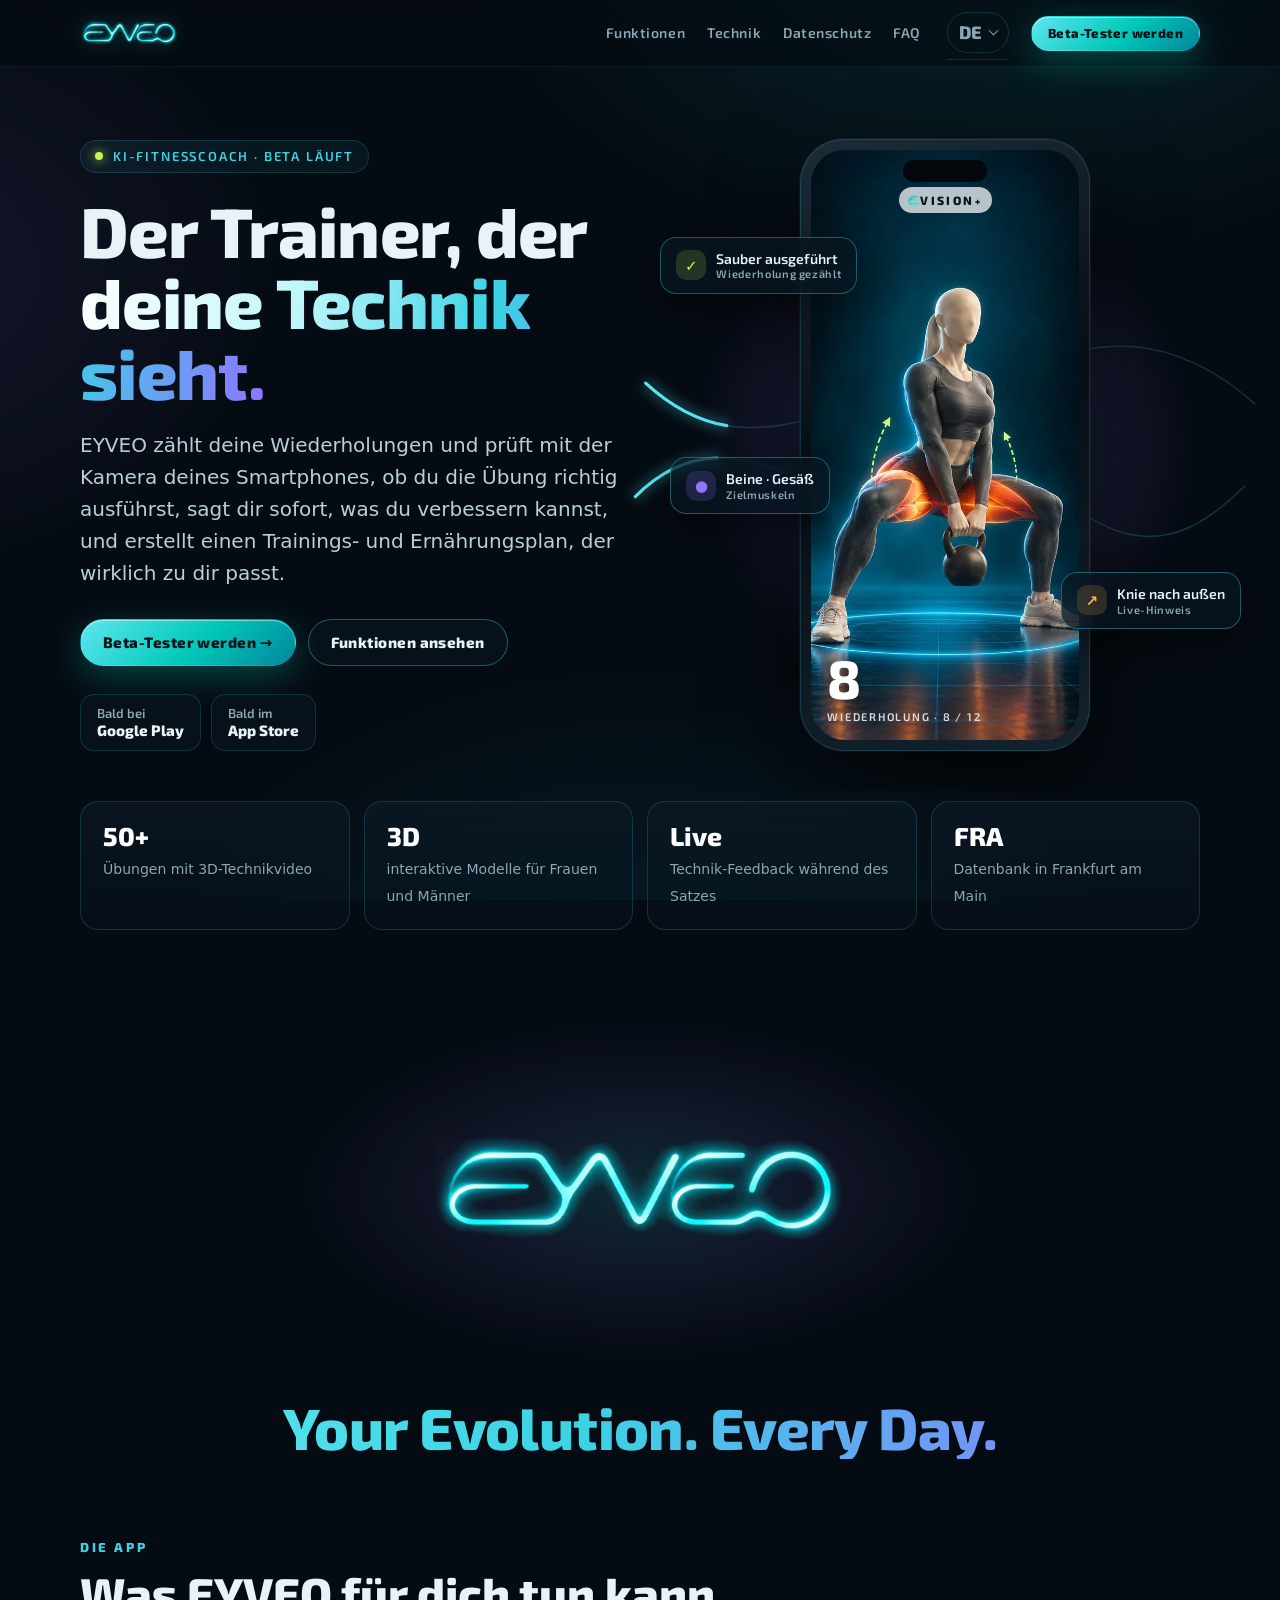
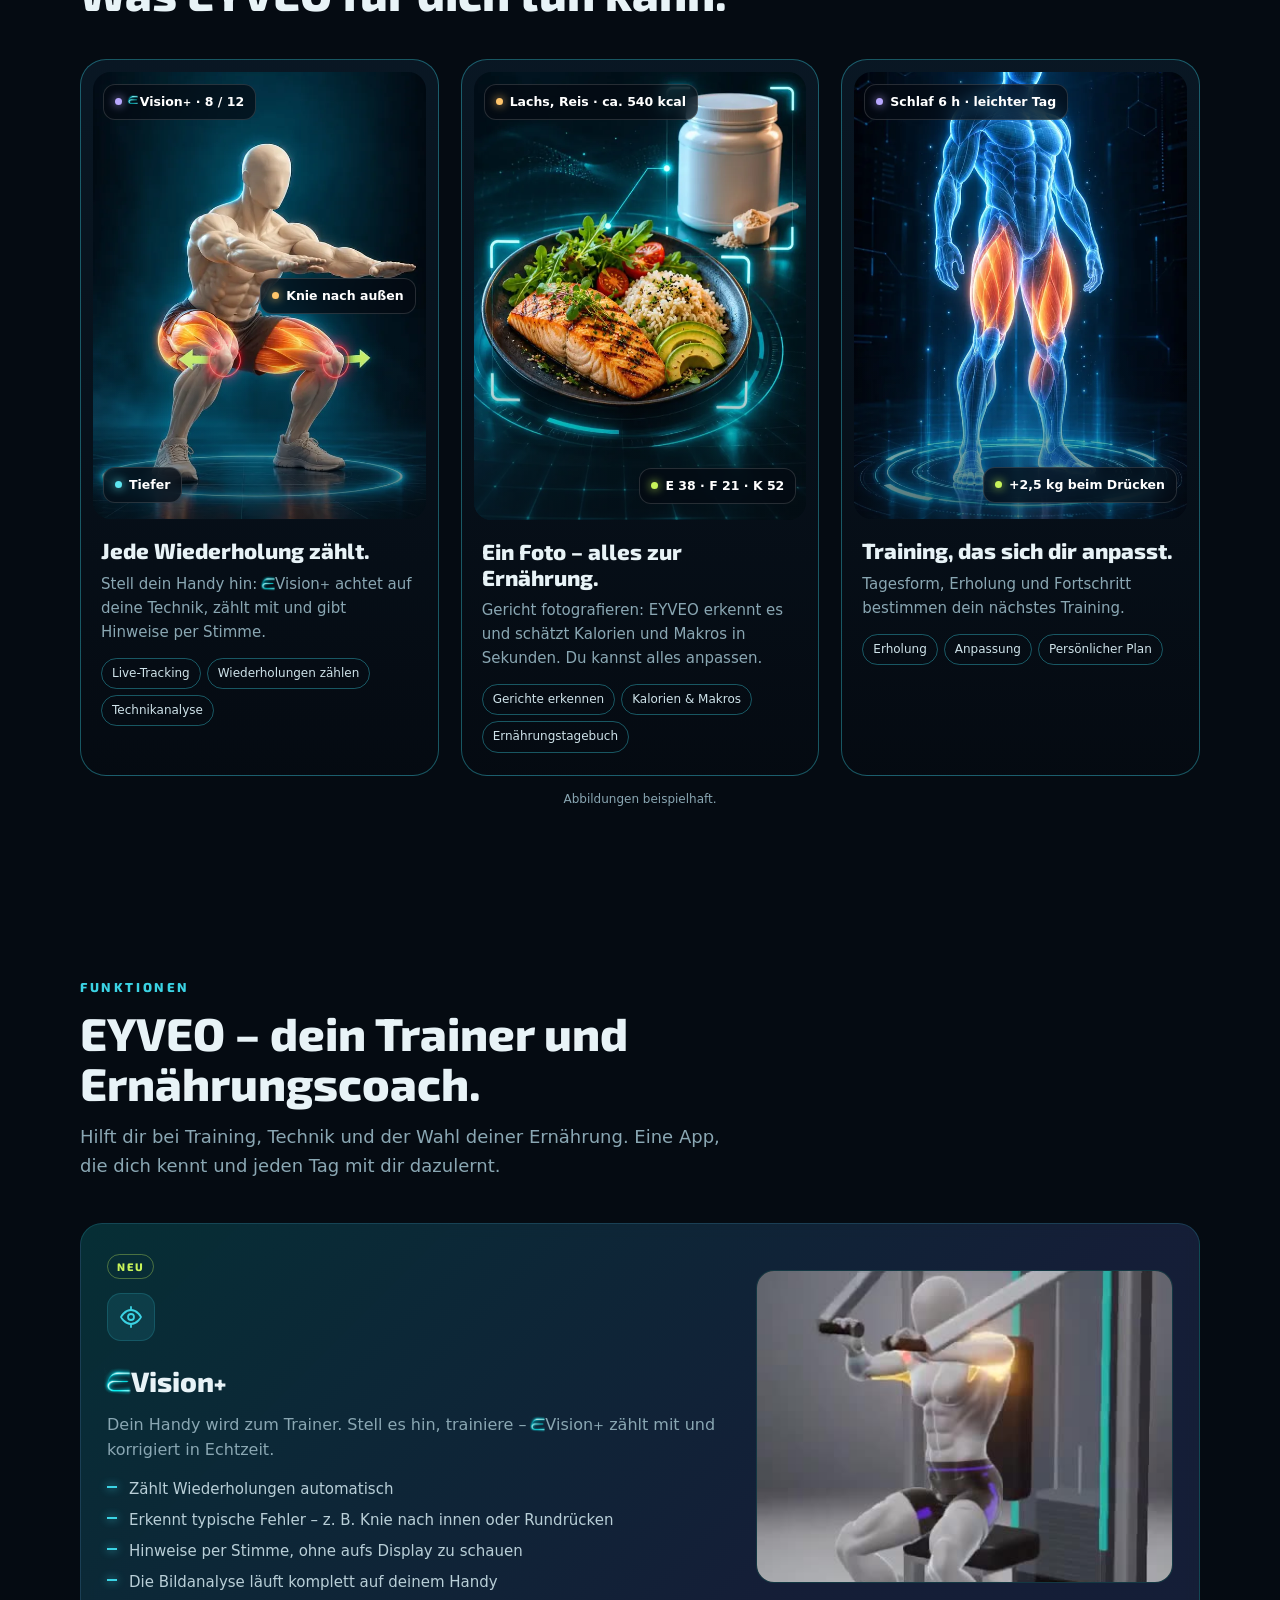
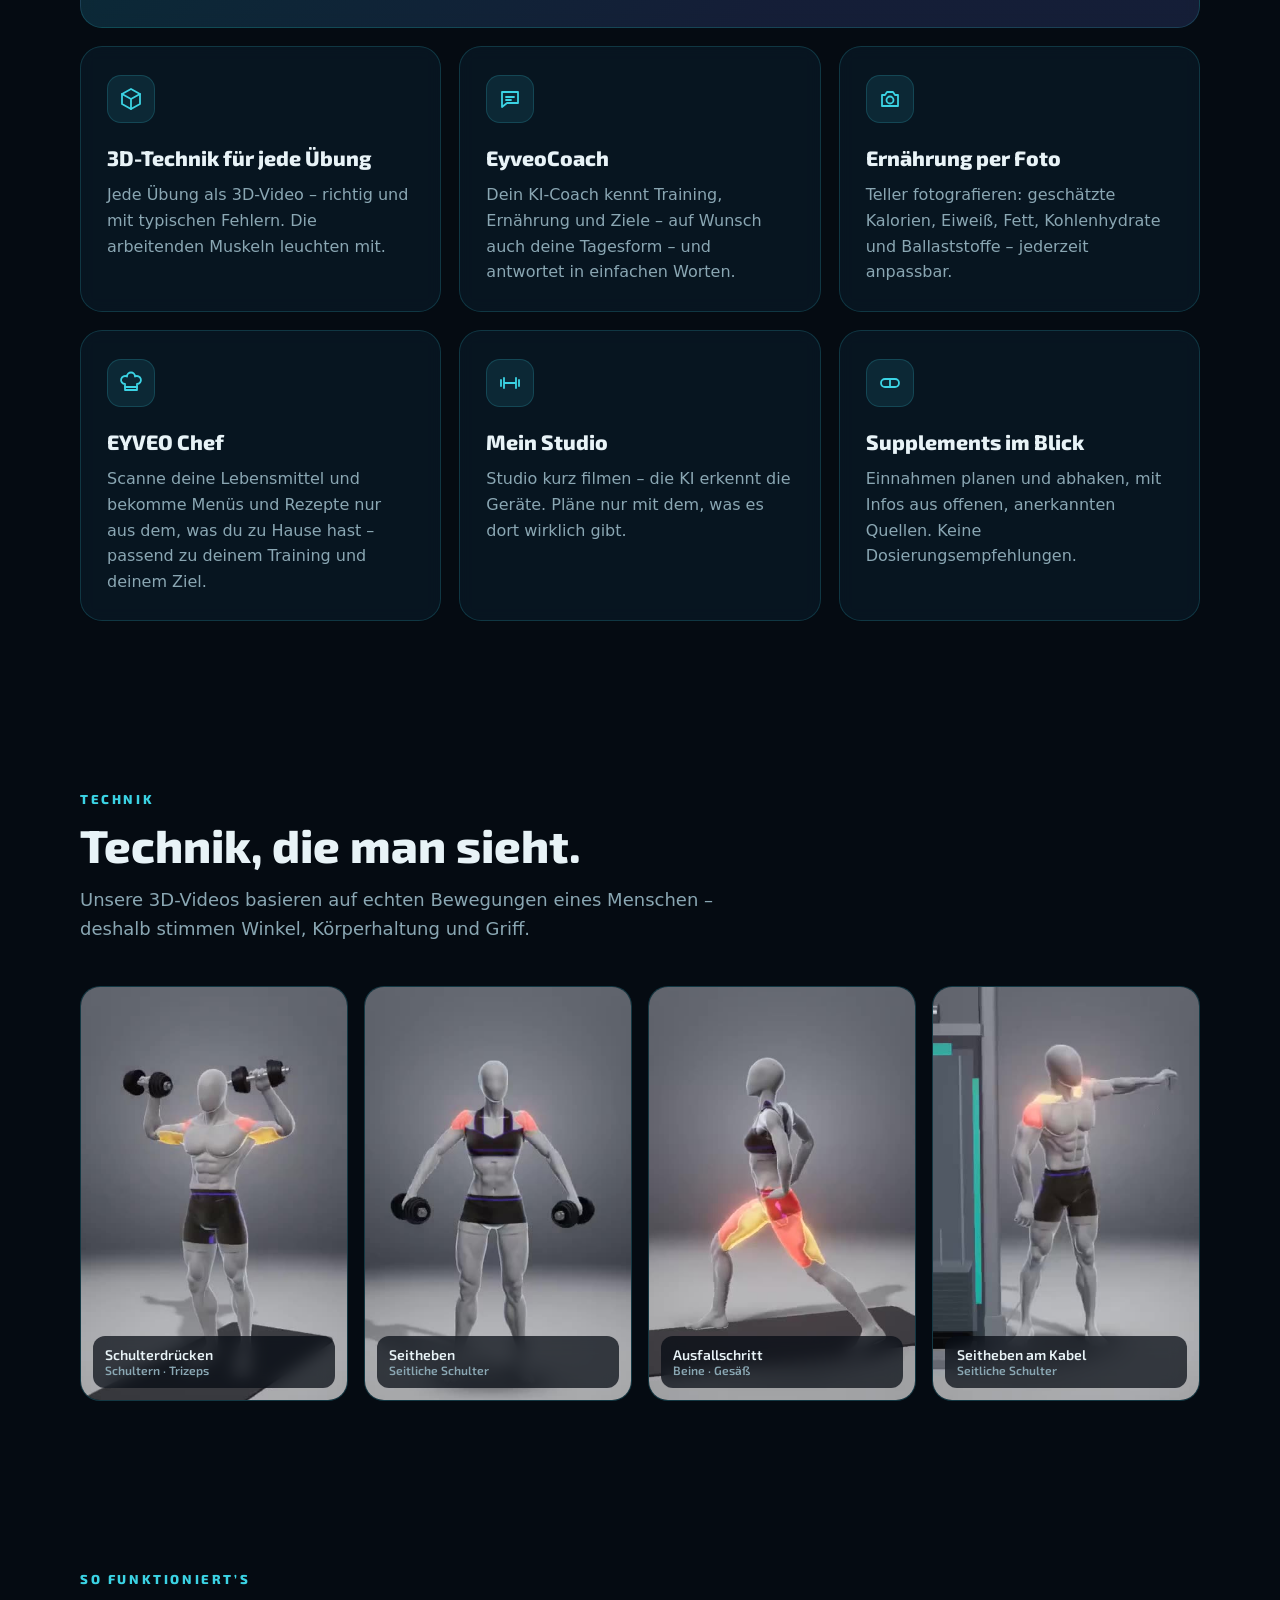
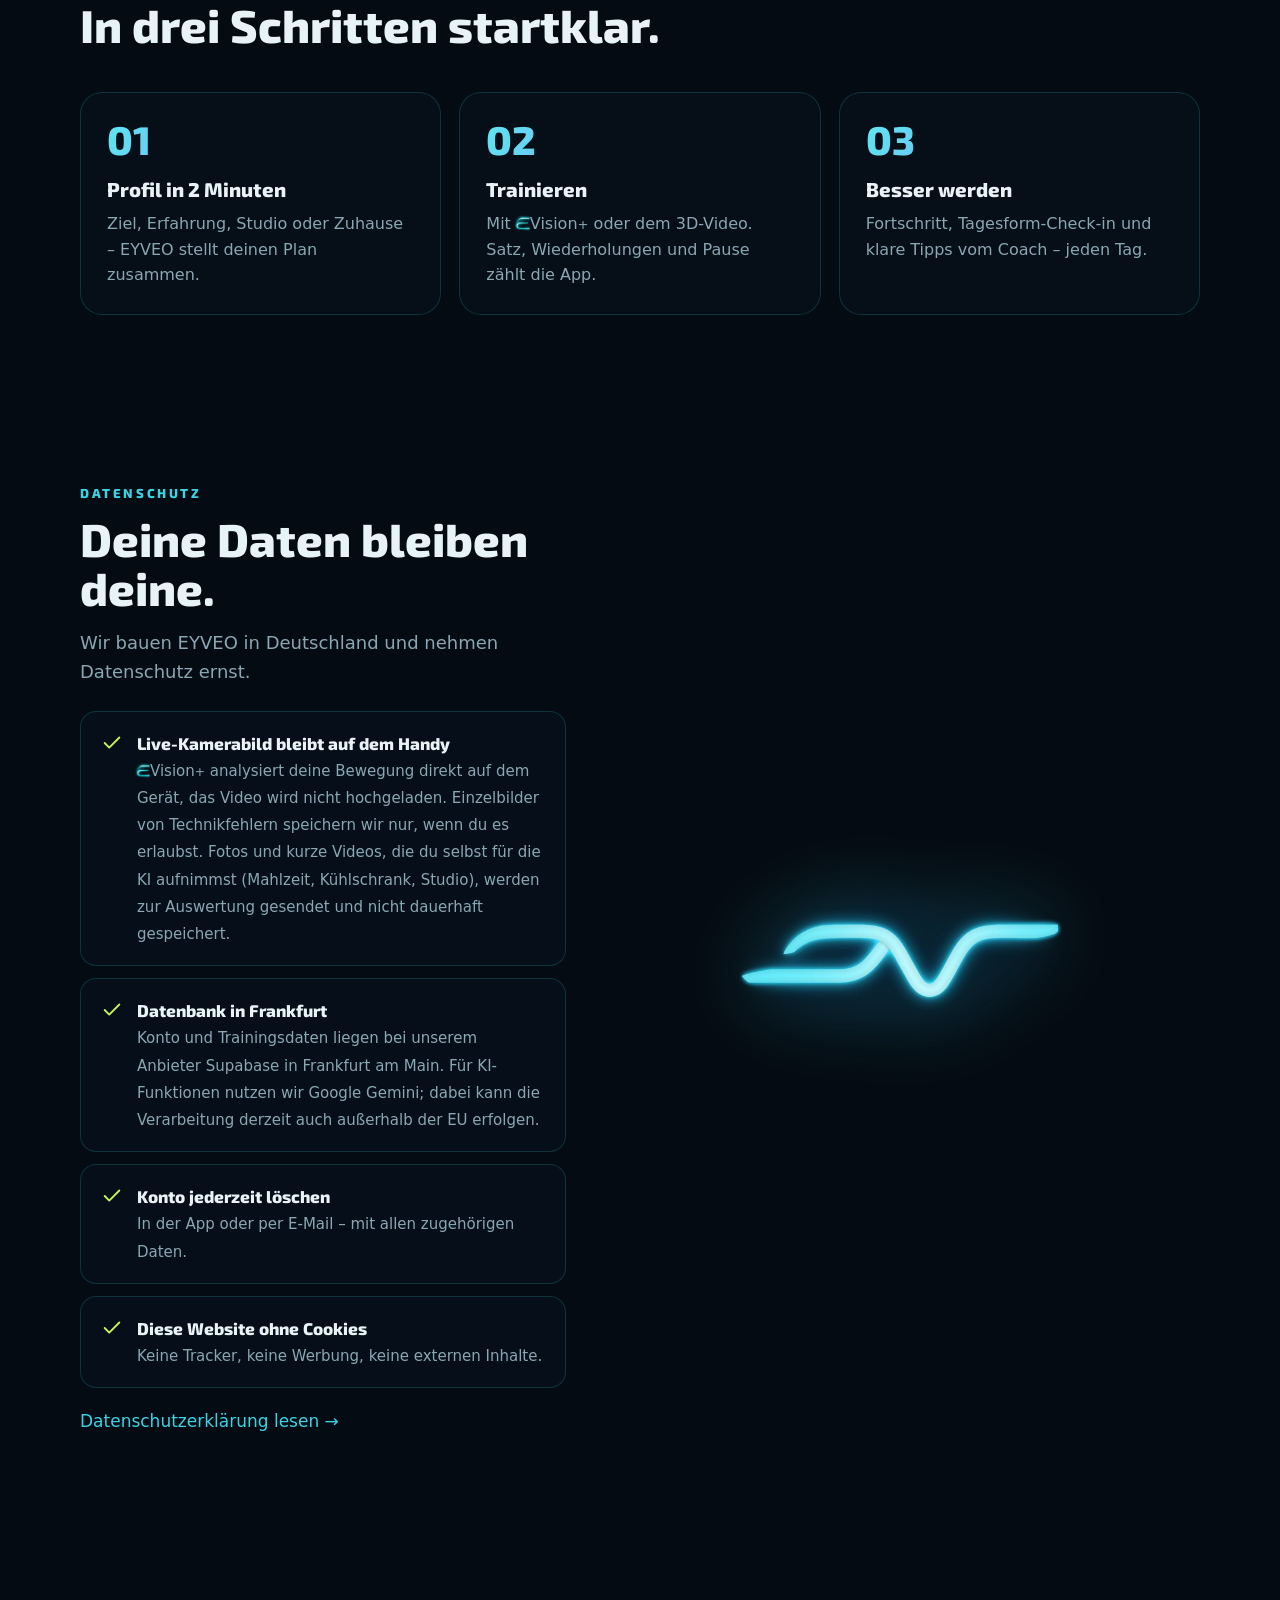
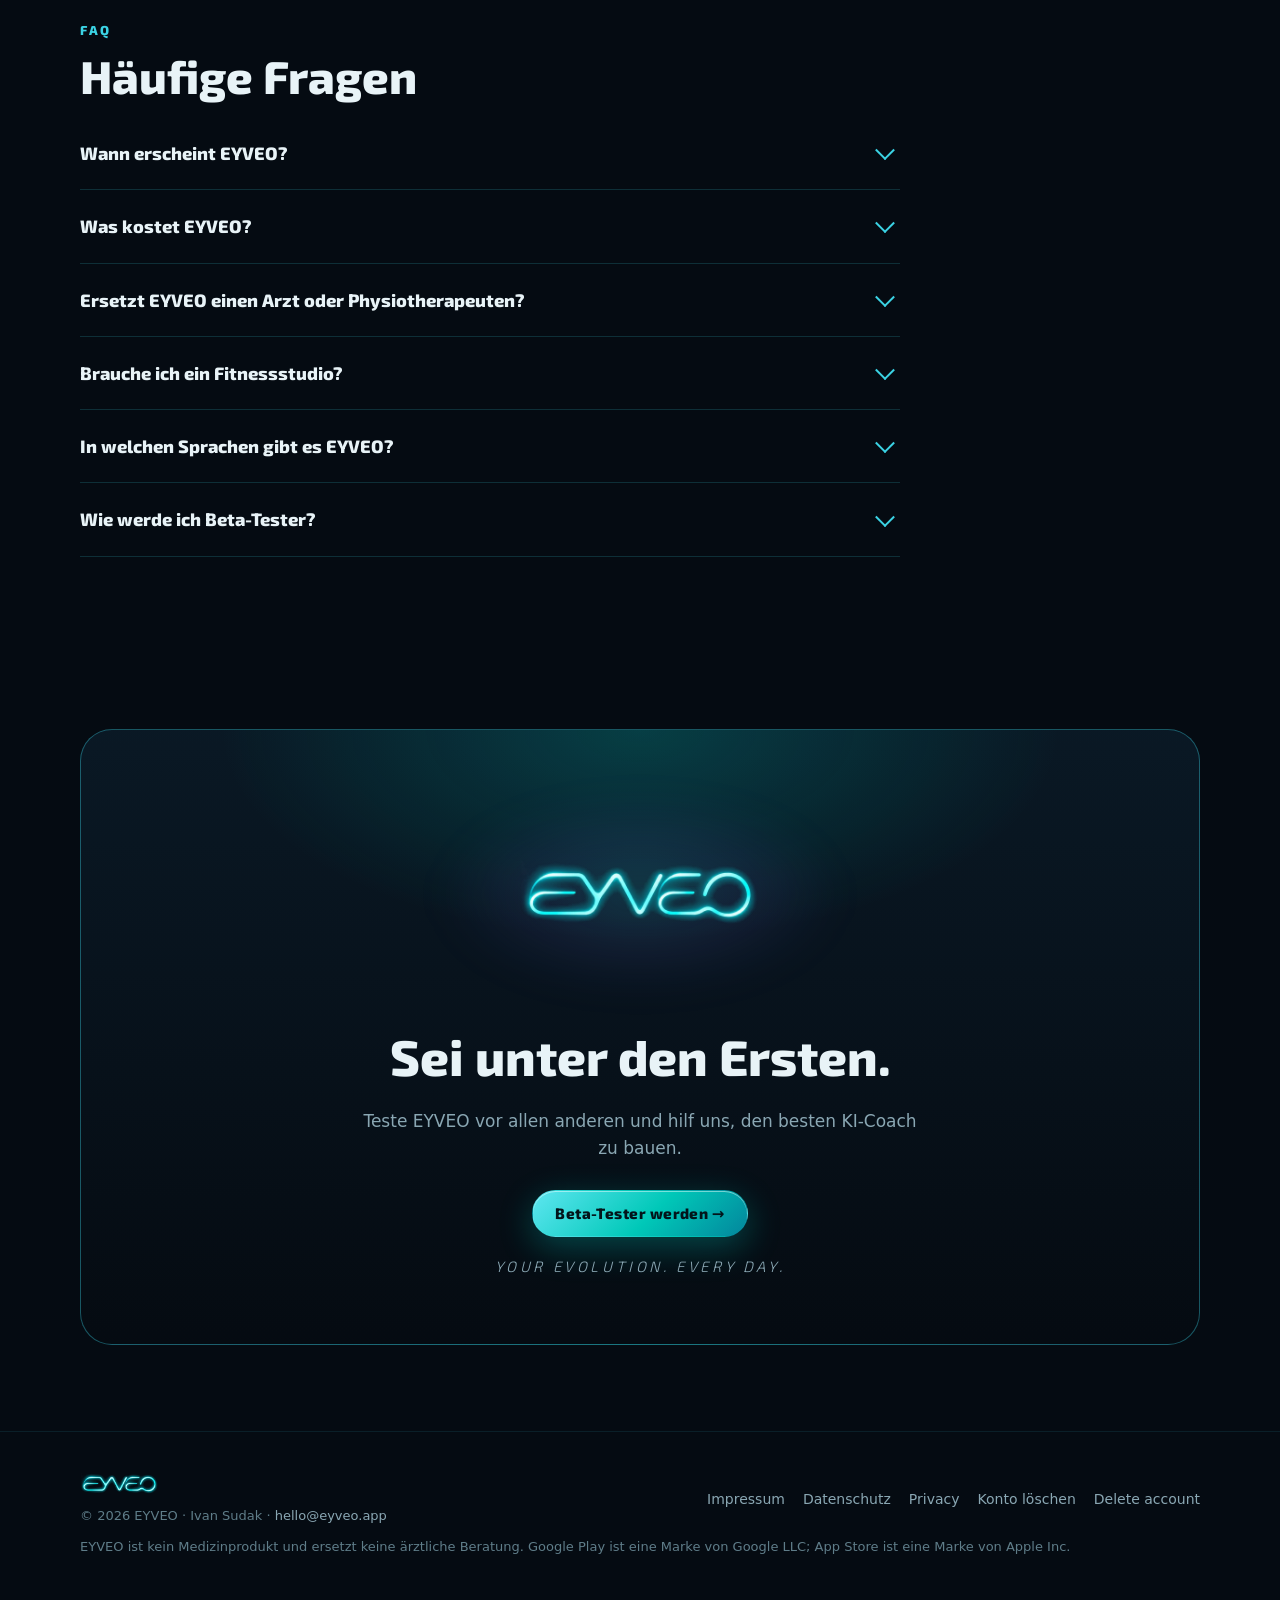
<file: index.html>
<!DOCTYPE html>
<html lang="de">
<head>
<meta charset="utf-8">
<meta name="viewport" content="width=device-width,initial-scale=1,viewport-fit=cover">
<title>EYVEO · Der KI-Fitnesscoach, der deine Technik sieht</title>
<meta name="description" content="EYVEO zählt Wiederholungen per Handykamera, korrigiert deine Technik in Echtzeit, zeigt jede Übung als 3D-Video und plant Training und Ernährung, die zu dir passen. Bald bei Google Play und im App Store.">
<meta name="robots" content="index,follow">
<meta name="theme-color" content="#050b12">
<link rel="canonical" href="https://eyveo.app/">
<link rel="alternate" hreflang="de" href="https://eyveo.app/"><link rel="alternate" hreflang="en" href="https://eyveo.app/en/"><link rel="alternate" hreflang="ru" href="https://eyveo.app/ru/"><link rel="alternate" hreflang="uk" href="https://eyveo.app/uk/">
<link rel="alternate" hreflang="x-default" href="https://eyveo.app/">
<meta property="og:type" content="website"><meta property="og:url" content="https://eyveo.app/">
<meta property="og:title" content="EYVEO · Der KI-Fitnesscoach, der deine Technik sieht"><meta property="og:description" content="EYVEO zählt Wiederholungen per Handykamera, korrigiert deine Technik in Echtzeit, zeigt jede Übung als 3D-Video und plant Training und Ernährung, die zu dir passen. Bald bei Google Play und im App Store.">
<meta property="og:image" content="https://eyveo.app/assets/media/og.jpg"><meta name="twitter:card" content="summary_large_image">
<link rel="icon" href="/assets/media/icon-32.png" sizes="32x32"><link rel="apple-touch-icon" href="/assets/media/icon-180.png">
<link rel="preload" href="/assets/fonts/exo-2-latin-800-normal.woff2" as="font" type="font/woff2" crossorigin>
<link rel="stylesheet" href="/assets/site.css">
</head>
<body>
<a class="skip" href="#main">Zum Inhalt springen</a>
<header class="nav"><div class="wrap">
<a class="brand" href="/" aria-label="EYVEO"><img src="/assets/media/eyveo-logo-sm.webp" alt="EYVEO" width="98" height="30"></a>
<nav aria-label="Hauptnavigation"><a href="#funktionen">Funktionen</a><a href="#technik">Technik</a><a href="#datenschutz">Datenschutz</a><a href="#faq">FAQ</a></nav>
<details class="langs"><summary aria-label="Sprache / Language">DE</summary><div><a href="/" hreflang="de" lang="de" aria-current="page"><b>DE</b>Deutsch</a><a href="/en/" hreflang="en" lang="en"><b>EN</b>English</a><a href="/ru/" hreflang="ru" lang="ru"><b>RU</b>Русский</a><a href="/uk/" hreflang="uk" lang="uk"><b>UA</b>Українська</a></div></details>
<a class="btn btn-primary btn-sm" href="mailto:hello@eyveo.app?subject=EYVEO%20Beta-Test&body=Hallo%20EYVEO-Team%2C%0A%0Aich%20m%C3%B6chte%20die%20App%20testen.%0AMein%20Handy%3A%20(Android%20%2F%20iPhone)%0A">Beta-Tester werden</a>
</div></header>
<main id="main">
<section class="hero"><div class="wrap">
<div class="copy">
<span class="eyebrow"><span class="dot"></span>KI-Fitnesscoach · Beta läuft</span>
<h1>Der Trainer, der <span class="grad">deine Technik sieht.</span></h1>
<p class="lead">EYVEO zählt deine Wiederholungen und prüft mit der Kamera deines Smartphones, ob du die Übung richtig ausführst, sagt dir sofort, was du verbessern kannst, und erstellt einen Trainings- und Ernährungsplan, der wirklich zu dir passt.</p>
<div class="ctas"><a class="btn btn-primary" href="mailto:hello@eyveo.app?subject=EYVEO%20Beta-Test&body=Hallo%20EYVEO-Team%2C%0A%0Aich%20m%C3%B6chte%20die%20App%20testen.%0AMein%20Handy%3A%20(Android%20%2F%20iPhone)%0A">Beta-Tester werden →</a><a class="btn btn-ghost" href="#funktionen">Funktionen ansehen</a></div>
<div class="stores"><div class="store"><span>Bald bei<b>Google Play</b></span></div><div class="store"><span>Bald im<b>App Store</b></span></div></div>
</div>
<div class="stage" aria-hidden="true">
<div class="halo"></div>
<svg class="ribbon" viewBox="0 0 620 360"><defs><linearGradient id="rg" x1="0" x2="1"><stop offset="0" stop-color="#5ee6f0"/><stop offset=".6" stop-color="#3bd3e4"/><stop offset="1" stop-color="#8f74ff"/></linearGradient></defs>
<path class="r2" d="M10 230 C120 120 210 300 310 180 S520 60 610 140"/><path class="r1" d="M10 230 C120 120 210 300 310 180 S520 60 610 140"/>
<path class="r2" d="M20 120 C150 240 260 60 360 170 S520 300 600 220"/><path class="r1" style="animation-delay:-3.5s" d="M20 120 C150 240 260 60 360 170 S520 300 600 220"/></svg>
<div class="phone"><div class="screen"><span class="notch"></span><img class="girl" src="/assets/media/ob-technik.webp" alt="" width="640" height="1137" fetchpriority="high">
<div class="hud"><div class="top"><span><span class="evb" role="img" aria-label="EVision+"><span class="be"><img src="/assets/media/brand-e.webp" alt="" width="269" height="277"></span>VISION<span class="pl">+</span></span></span></div><div class="reps">8<small>WIEDERHOLUNG · 8 / 12</small></div></div></div></div>
<div class="chip c1"><i>✓</i><div>Sauber ausgeführt<small>Wiederholung gezählt</small></div></div>
<div class="chip c2"><i>↗</i><div>Knie nach außen<small>Live-Hinweis</small></div></div>
<div class="chip c3"><i>●</i><div>Beine · Gesäß<small>Zielmuskeln</small></div></div>
</div>
</div></section>
<div class="stats"><div class="wrap"><div class="stat reveal"><b>50+</b><span>Übungen mit 3D-Technikvideo</span></div><div class="stat reveal"><b>3D</b><span>interaktive Modelle für Frauen und Männer</span></div><div class="stat reveal"><b>Live</b><span>Technik-Feedback während des Satzes</span></div><div class="stat reveal"><b>FRA</b><span>Datenbank in Frankfurt am Main</span></div></div></div>
<section class="brandsec"><div class="wrap">
<a class="halo-logo " href="/" aria-label="EYVEO – Startseite" style="--w:760px;--ar:760/400"><span class="hglow"></span><canvas aria-hidden="true"></canvas><img src="/assets/media/eyveo-logo.webp" alt="EYVEO" width="420" height="128"></a>
<h2 class="brand-h"><span>Your Evolution.</span> <span>Every Day.</span></h2>
</div></section>
<section class="showcase"><div class="wrap">
<div class="kicker">Die App</div><h2 class="sec-h">Was EYVEO für dich tun kann.</h2><div style="height:26px"></div>
<div class="shots"><article class="shot reveal"><div class="pic"><img src="/assets/media/ob-squat.webp" alt="" width="640" height="1137" loading="lazy"><span class="bub v p-lt"><span class="evb" role="img" aria-label="EVision+"><span class="be"><img src="/assets/media/brand-e.webp" alt="" width="269" height="277"></span>Vision<span class="pl">+</span></span> · 8 / 12</span><span class="bub a p-rm">Knie nach außen</span><span class="bub c p-lb">Tiefer</span></div><h3>Jede Wiederholung zählt.</h3><p>Stell dein Handy hin: <span class="evb" role="img" aria-label="EVision+"><span class="be"><img src="/assets/media/brand-e.webp" alt="" width="269" height="277"></span>Vision<span class="pl">+</span></span> achtet auf deine Technik, zählt mit und gibt Hinweise per Stimme.</p><div class="chips"><span>Live-Tracking</span><span>Wiederholungen zählen</span><span>Technikanalyse</span></div></article><article class="shot reveal"><div class="pic"><img src="/assets/media/ob-food.webp" alt="" width="640" height="1137" loading="lazy"><span class="bub a p-lt">Lachs, Reis · ca. 540 kcal</span><span class="bub g p-rb">E 38 · F 21 · K 52</span></div><h3>Ein Foto – alles zur Ernährung.</h3><p>Gericht fotografieren: EYVEO erkennt es und schätzt Kalorien und Makros in Sekunden. Du kannst alles anpassen.</p><div class="chips"><span>Gerichte erkennen</span><span>Kalorien & Makros</span><span>Ernährungstagebuch</span></div></article><article class="shot reveal"><div class="pic"><img src="/assets/media/ob-twin.webp" alt="" width="640" height="1137" loading="lazy"><span class="bub v p-lt">Schlaf 6 h · leichter Tag</span><span class="bub g p-rb">+2,5 kg beim Drücken</span></div><h3>Training, das sich dir anpasst.</h3><p>Tagesform, Erholung und Fortschritt bestimmen dein nächstes Training.</p><div class="chips"><span>Erholung</span><span>Anpassung</span><span>Persönlicher Plan</span></div></article></div>
<p class="ill">Abbildungen beispielhaft.</p>
</div></section>
<section id="funktionen"><div class="wrap">
<div class="kicker">Funktionen</div><h2 class="sec-h">EYVEO – dein Trainer und Ernährungscoach.</h2><p class="sec-p">Hilft dir bei Training, Technik und der Wahl deiner Ernährung. Eine App, die dich kennt und jeden Tag mit dir dazulernt.</p>
<div class="grid"><article class="card feat reveal"><div><span class="tag">NEU</span><div class="ic"><svg viewBox="0 0 24 24"><path d="M2 12s3.6-7 10-7 10 7 10 7-3.6 7-10 7S2 12 2 12z"/><circle cx="12" cy="12" r="3"/><path d="M12 2v2M12 20v2"/></svg></div><h3><span class="evb" role="img" aria-label="EVision+"><span class="be"><img src="/assets/media/brand-e.webp" alt="" width="269" height="277"></span>Vision<span class="pl">+</span></span></h3><p>Dein Handy wird zum Trainer. Stell es hin, trainiere – <span class="evb" role="img" aria-label="EVision+"><span class="be"><img src="/assets/media/brand-e.webp" alt="" width="269" height="277"></span>Vision<span class="pl">+</span></span> zählt mit und korrigiert in Echtzeit.</p><ul><li>Zählt Wiederholungen automatisch</li><li>Erkennt typische Fehler – z. B. Knie nach innen oder Rundrücken</li><li>Hinweise per Stimme, ohne aufs Display zu schauen</li><li>Die Bildanalyse läuft komplett auf deinem Handy</li></ul></div><div class="mini"><video src="/assets/media/machine_shoulder_press_m.mp4" poster="/assets/media/machine_shoulder_press_m.jpg" autoplay muted loop playsinline preload="metadata" aria-hidden="true"></video></div></article><article class="card reveal"><div class="ic"><svg viewBox="0 0 24 24"><path d="M12 2l9 5v10l-9 5-9-5V7z"/><path d="M12 22V12M21 7l-9 5-9-5"/></svg></div><h3>3D-Technik für jede Übung</h3><p>Jede Übung als 3D-Video – richtig und mit typischen Fehlern. Die arbeitenden Muskeln leuchten mit.</p></article><article class="card reveal"><div class="ic"><svg viewBox="0 0 24 24"><path d="M4 5h16v11H9l-5 4z"/><path d="M8 10h8M8 13h5"/></svg></div><h3>EyveoCoach</h3><p>Dein KI-Coach kennt Training, Ernährung und Ziele – auf Wunsch auch deine Tagesform – und antwortet in einfachen Worten.</p></article><article class="card reveal"><div class="ic"><svg viewBox="0 0 24 24"><path d="M4 8h3l2-3h6l2 3h3v11H4z"/><circle cx="12" cy="13" r="3.5"/></svg></div><h3>Ernährung per Foto</h3><p>Teller fotografieren: geschätzte Kalorien, Eiweiß, Fett, Kohlenhydrate und Ballaststoffe – jederzeit anpassbar.</p></article><article class="card reveal"><div class="ic"><svg viewBox="0 0 24 24"><path d="M6 13a4 4 0 1 1 2-7.5A4 4 0 0 1 16 5.5 4 4 0 1 1 18 13v6H6z"/><path d="M6 16h12"/></svg></div><h3>EYVEO Chef</h3><p>Scanne deine Lebensmittel und bekomme Menüs und Rezepte nur aus dem, was du zu Hause hast – passend zu deinem Training und deinem Ziel.</p></article><article class="card reveal"><div class="ic"><svg viewBox="0 0 24 24"><path d="M3 9v6M6 7v10M18 7v10M21 9v6M6 12h12"/></svg></div><h3>Mein Studio</h3><p>Studio kurz filmen – die KI erkennt die Geräte. Pläne nur mit dem, was es dort wirklich gibt.</p></article><article class="card reveal"><div class="ic"><svg viewBox="0 0 24 24"><rect x="3" y="8" width="18" height="8" rx="4"/><path d="M12 8v8"/></svg></div><h3>Supplements im Blick</h3><p>Einnahmen planen und abhaken, mit Infos aus offenen, anerkannten Quellen. Keine Dosierungsempfehlungen.</p></article></div>
</div></section>
<section id="technik"><div class="wrap">
<div class="kicker">Technik</div><h2 class="sec-h">Technik, die man sieht.</h2><p class="sec-p">Unsere 3D-Videos basieren auf echten Bewegungen eines Menschen – deshalb stimmen Winkel, Körperhaltung und Griff.</p>
<div class="gallery"><figure class="tile reveal"><video src="/assets/media/press_m.mp4" poster="/assets/media/press_m.jpg" autoplay muted loop playsinline preload="metadata" aria-hidden="true"></video><figcaption>Schulterdrücken<small>Schultern · Trizeps</small></figcaption></figure><figure class="tile reveal"><video src="/assets/media/lateral_f.mp4" poster="/assets/media/lateral_f.jpg" autoplay muted loop playsinline preload="metadata" aria-hidden="true"></video><figcaption>Seitheben<small>Seitliche Schulter</small></figcaption></figure><figure class="tile reveal"><video src="/assets/media/lunge_rk_f.mp4" poster="/assets/media/lunge_rk_f.jpg" autoplay muted loop playsinline preload="metadata" aria-hidden="true"></video><figcaption>Ausfallschritt<small>Beine · Gesäß</small></figcaption></figure><figure class="tile reveal"><video src="/assets/media/cable_lateral_raise_m.mp4" poster="/assets/media/cable_lateral_raise_m.jpg" autoplay muted loop playsinline preload="metadata" aria-hidden="true"></video><figcaption>Seitheben am Kabel<small>Seitliche Schulter</small></figcaption></figure></div>
</div></section>
<section><div class="wrap">
<div class="kicker">So funktioniert’s</div><h2 class="sec-h">In drei Schritten startklar.</h2><div style="height:26px"></div>
<div class="steps"><div class="step reveal"><h3>Profil in 2 Minuten</h3><p>Ziel, Erfahrung, Studio oder Zuhause – EYVEO stellt deinen Plan zusammen.</p></div><div class="step reveal"><h3>Trainieren</h3><p>Mit <span class="evb" role="img" aria-label="EVision+"><span class="be"><img src="/assets/media/brand-e.webp" alt="" width="269" height="277"></span>Vision<span class="pl">+</span></span> oder dem 3D-Video. Satz, Wiederholungen und Pause zählt die App.</p></div><div class="step reveal"><h3>Besser werden</h3><p>Fortschritt, Tagesform-Check-in und klare Tipps vom Coach – jeden Tag.</p></div></div>
</div></section>
<section id="datenschutz"><div class="wrap privacy">
<div><div class="kicker">Datenschutz</div><h2 class="sec-h">Deine Daten bleiben deine.</h2><p class="sec-p" style="margin-bottom:24px">Wir bauen EYVEO in Deutschland und nehmen Datenschutz ernst.</p>
<div class="plist"><div class="pitem reveal"><svg viewBox="0 0 24 24"><path d="M4 12l5 5L20 6"/></svg><div><b>Live-Kamerabild bleibt auf dem Handy</b><span><span class="evb" role="img" aria-label="EVision+"><span class="be"><img src="/assets/media/brand-e.webp" alt="" width="269" height="277"></span>Vision<span class="pl">+</span></span> analysiert deine Bewegung direkt auf dem Gerät, das Video wird nicht hochgeladen. Einzelbilder von Technikfehlern speichern wir nur, wenn du es erlaubst. Fotos und kurze Videos, die du selbst für die KI aufnimmst (Mahlzeit, Kühlschrank, Studio), werden zur Auswertung gesendet und nicht dauerhaft gespeichert.</span></div></div><div class="pitem reveal"><svg viewBox="0 0 24 24"><path d="M4 12l5 5L20 6"/></svg><div><b>Datenbank in Frankfurt</b><span>Konto und Trainingsdaten liegen bei unserem Anbieter Supabase in Frankfurt am Main. Für KI-Funktionen nutzen wir Google Gemini; dabei kann die Verarbeitung derzeit auch außerhalb der EU erfolgen.</span></div></div><div class="pitem reveal"><svg viewBox="0 0 24 24"><path d="M4 12l5 5L20 6"/></svg><div><b>Konto jederzeit löschen</b><span>In der App oder per E-Mail – mit allen zugehörigen Daten.</span></div></div><div class="pitem reveal"><svg viewBox="0 0 24 24"><path d="M4 12l5 5L20 6"/></svg><div><b>Diese Website ohne Cookies</b><span>Keine Tracker, keine Werbung, keine externen Inhalte.</span></div></div></div><p style="margin-top:20px"><a href="/datenschutz">Datenschutzerklärung lesen →</a></p></div>
<img class="symbol" src="/assets/media/eyveo-symbol.webp" alt="" width="380" height="380" loading="lazy">
</div></section>
<section id="faq"><div class="wrap">
<div class="kicker">FAQ</div><h2 class="sec-h">Häufige Fragen</h2>
<div class="faq"><details><summary>Wann erscheint EYVEO?</summary><p>Gerade testet eine kleine Gruppe die App. Android kommt zuerst, iOS folgt. Schreib uns, wenn du dabei sein willst.</p></details><details><summary>Was kostet EYVEO?</summary><p>Die Preise geben wir vor dem Start bekannt. Während der Beta-Phase ist die App für Tester kostenlos.</p></details><details><summary>Ersetzt EYVEO einen Arzt oder Physiotherapeuten?</summary><p>Nein. EYVEO ist ein Fitness- und Wellness-Coach und gibt keine medizinischen Ratschläge. Bei Beschwerden oder Vorerkrankungen sprich bitte vorher mit deinem Arzt.</p></details><details><summary>Brauche ich ein Fitnessstudio?</summary><p>Nicht unbedingt – wir schlagen dir Übungen für zu Hause vor, ohne Geräte oder mit dem, was du zu Hause hast. Die Funktion „Mein Studio“ passt deinen Trainingsplan an deine Möglichkeiten an.</p></details><details><summary>In welchen Sprachen gibt es EYVEO?</summary><p>Zum Start auf Deutsch und Englisch, weitere Sprachen folgen.</p></details><details><summary>Wie werde ich Beta-Tester?</summary><p>Schreib eine kurze E-Mail an hello@eyveo.app mit deinem Handymodell. Wir melden uns.</p></details></div>
</div></section>
<section><div class="wrap"><div class="cta reveal">
<a class="halo-logo halo-sm" href="/" aria-label="EYVEO – Startseite" style="--w:440px;--ar:440/230"><span class="hglow"></span><canvas aria-hidden="true"></canvas><img src="/assets/media/eyveo-logo.webp" alt="EYVEO" width="230" height="70"></a>
<h2>Sei unter den Ersten.</h2><p>Teste EYVEO vor allen anderen und hilf uns, den besten KI-Coach zu bauen.</p>
<div class="ctas"><a class="btn btn-primary" href="mailto:hello@eyveo.app?subject=EYVEO%20Beta-Test&body=Hallo%20EYVEO-Team%2C%0A%0Aich%20m%C3%B6chte%20die%20App%20testen.%0AMein%20Handy%3A%20(Android%20%2F%20iPhone)%0A">Beta-Tester werden →</a></div>
<div class="slogan">Your Evolution. Every Day.</div>
</div></div></section>
</main>
<footer class="foot"><div class="wrap">
<div><img src="/assets/media/eyveo-logo-sm.webp" alt="EYVEO" width="79" height="24"><div class="note">© 2026 EYVEO · Ivan Sudak · <a href="mailto:hello@eyveo.app">hello@eyveo.app</a></div></div>
<nav aria-label="Rechtliches"><a href="/impressum">Impressum</a><a href="/datenschutz">Datenschutz</a><a href="/privacy">Privacy</a><a href="/konto-loeschen">Konto löschen</a><a href="/delete-account">Delete account</a></nav>
</div><div class="wrap"><p class="note">EYVEO ist kein Medizinprodukt und ersetzt keine ärztliche Beratung. Google Play ist eine Marke von Google LLC; App Store ist eine Marke von Apple Inc.</p></div></footer>
<script src="/assets/halo.js" defer></script>
</body>
</html>
</file>
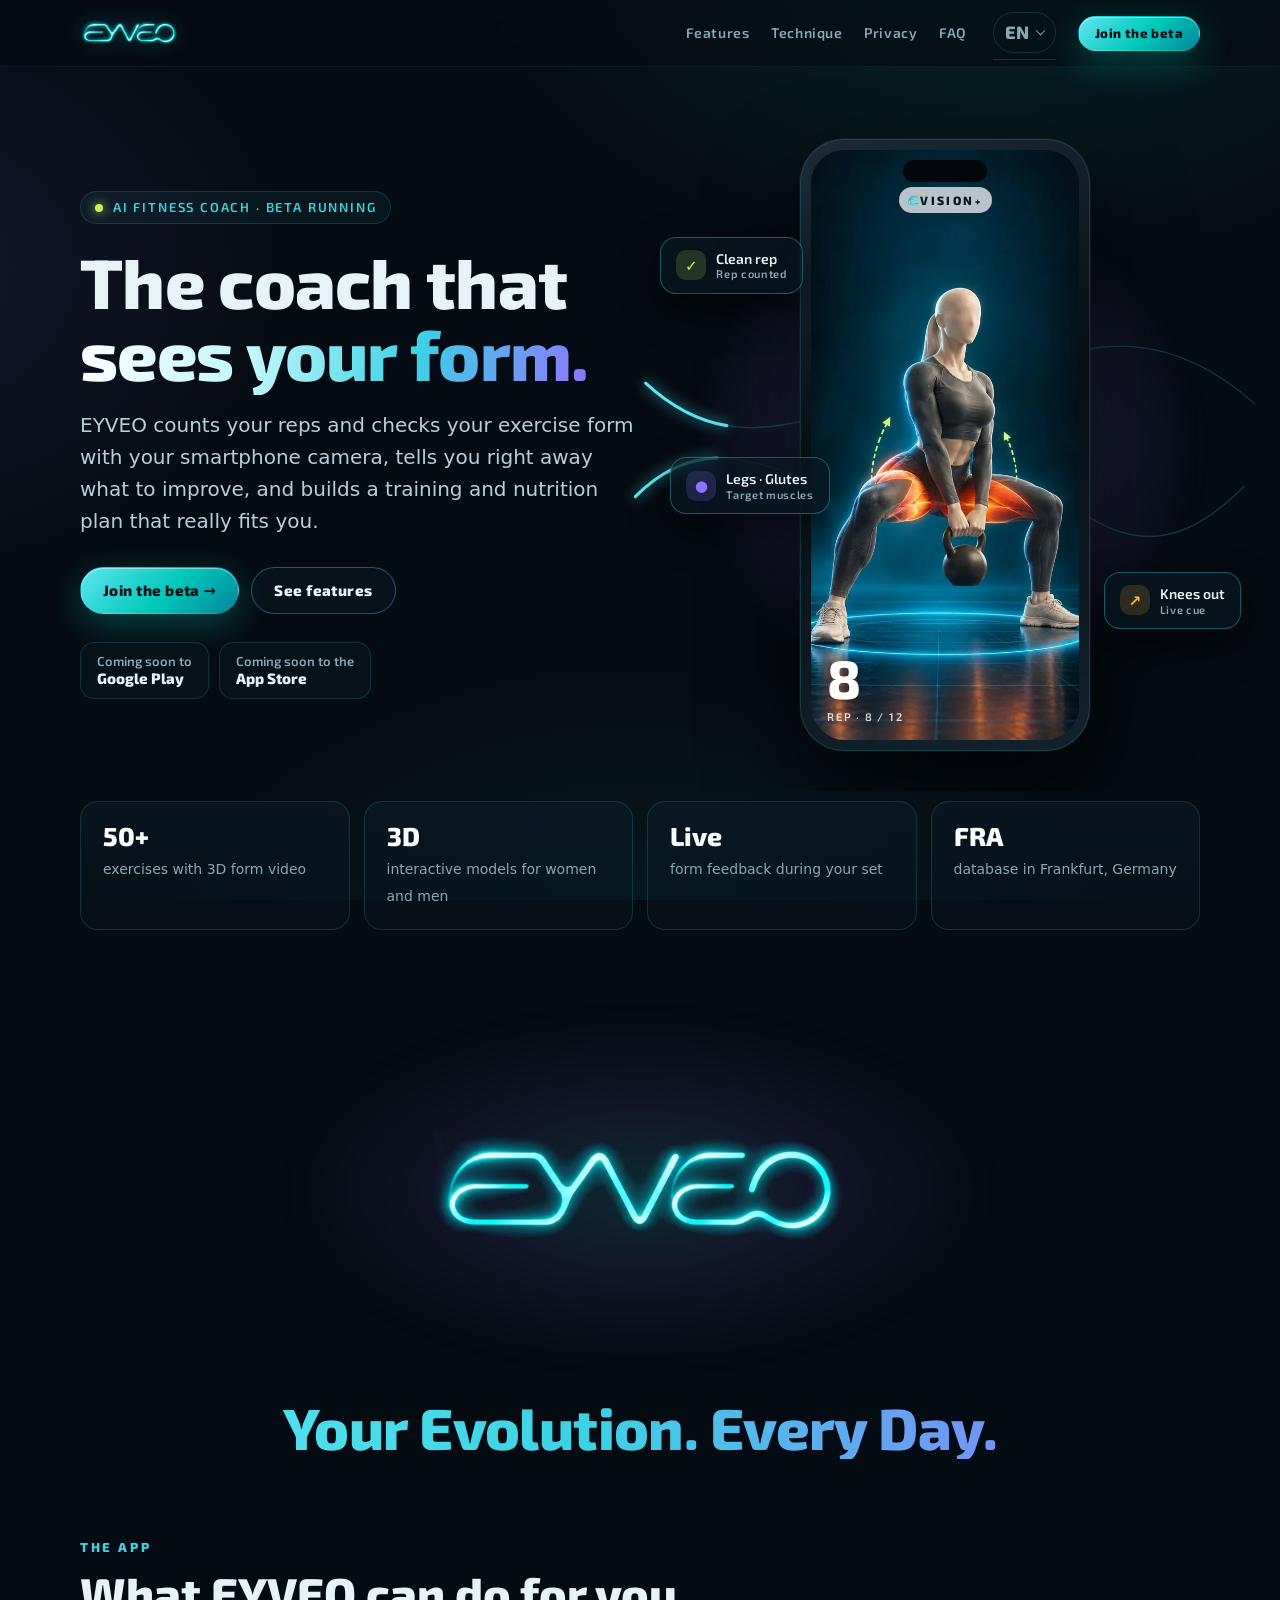
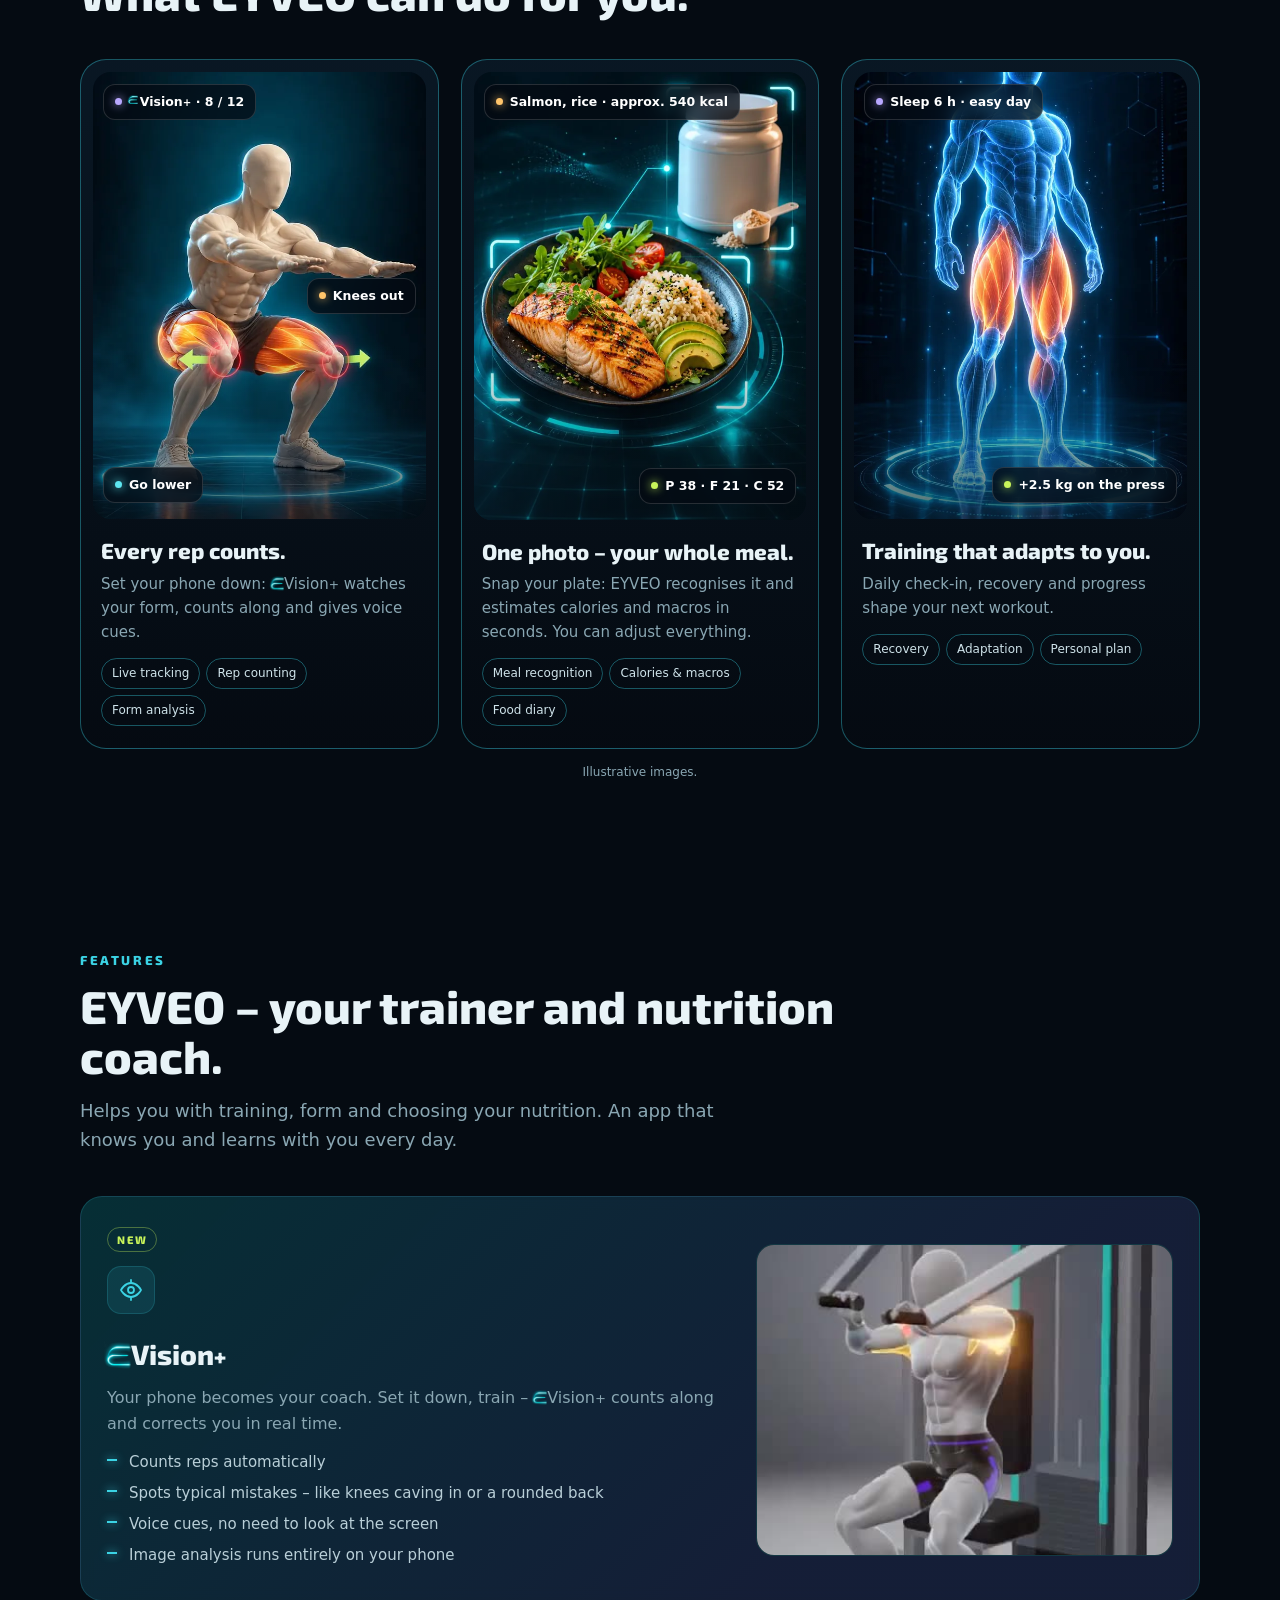
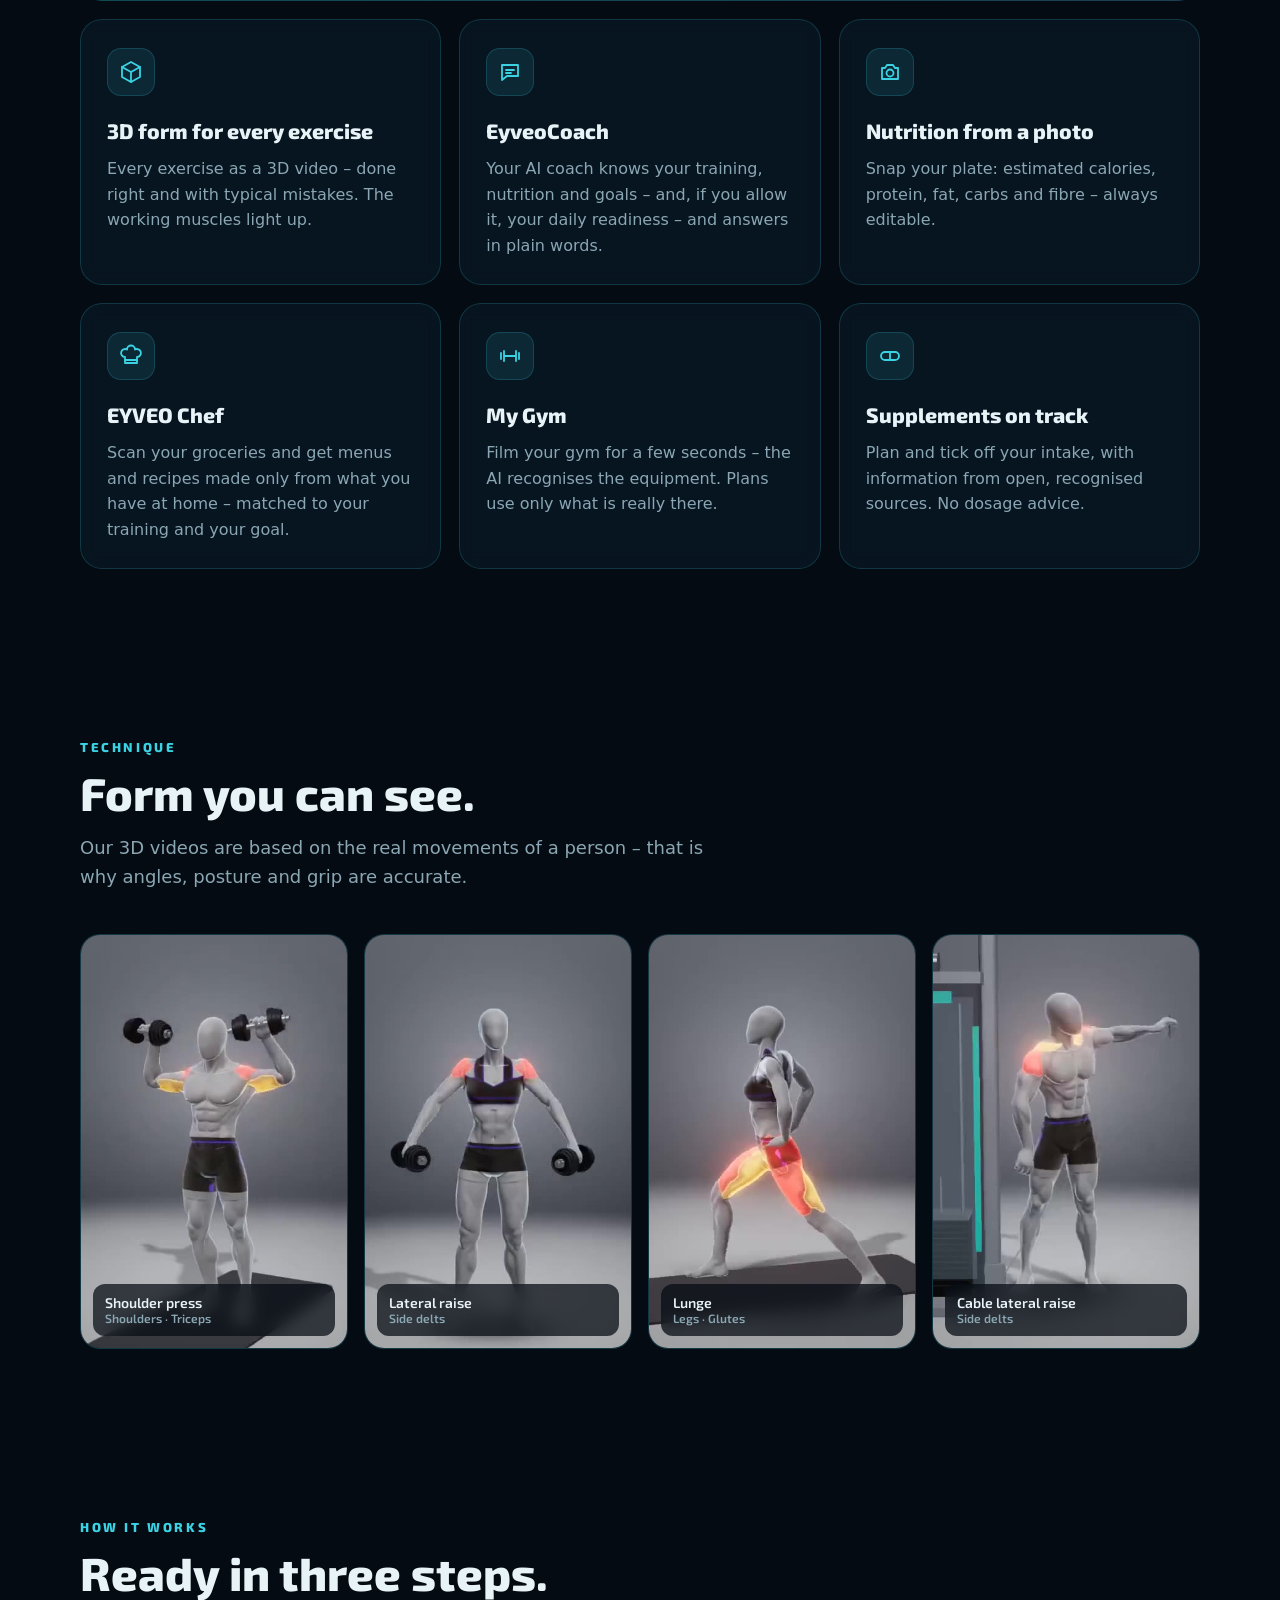
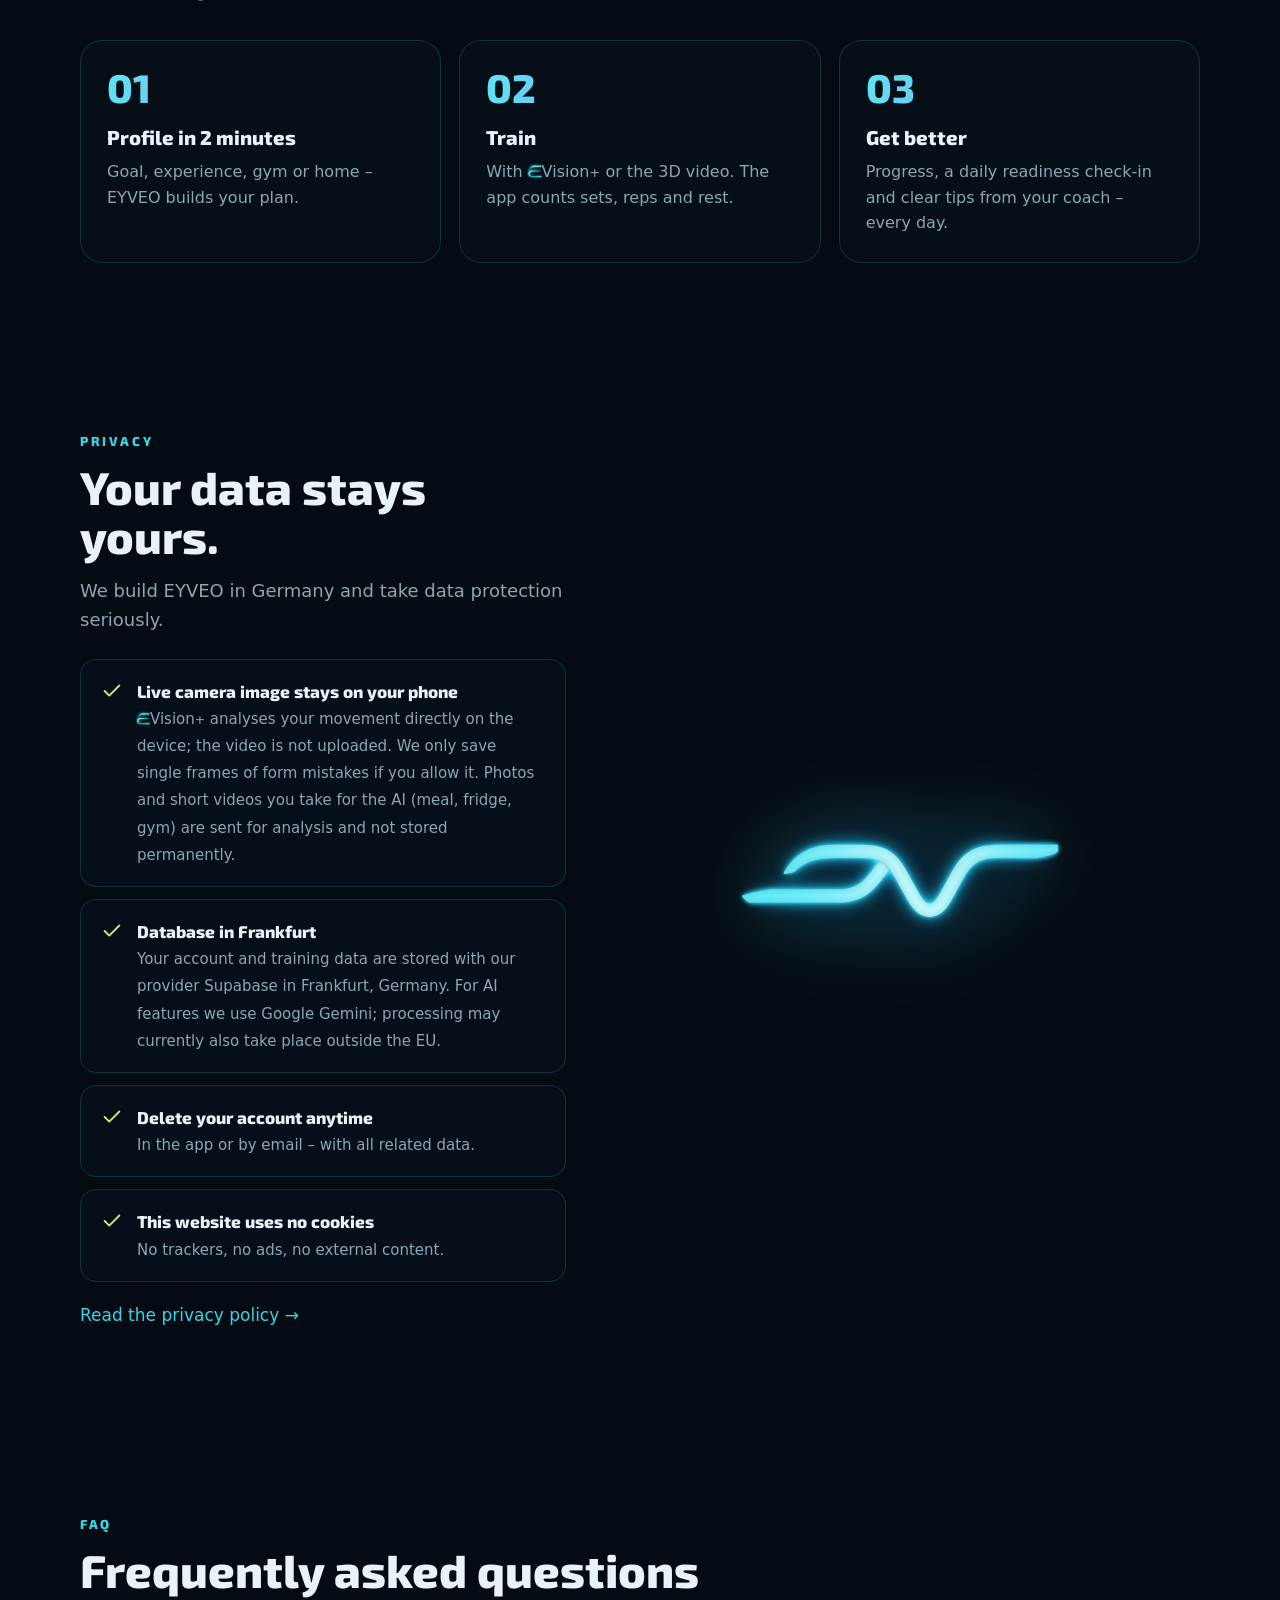
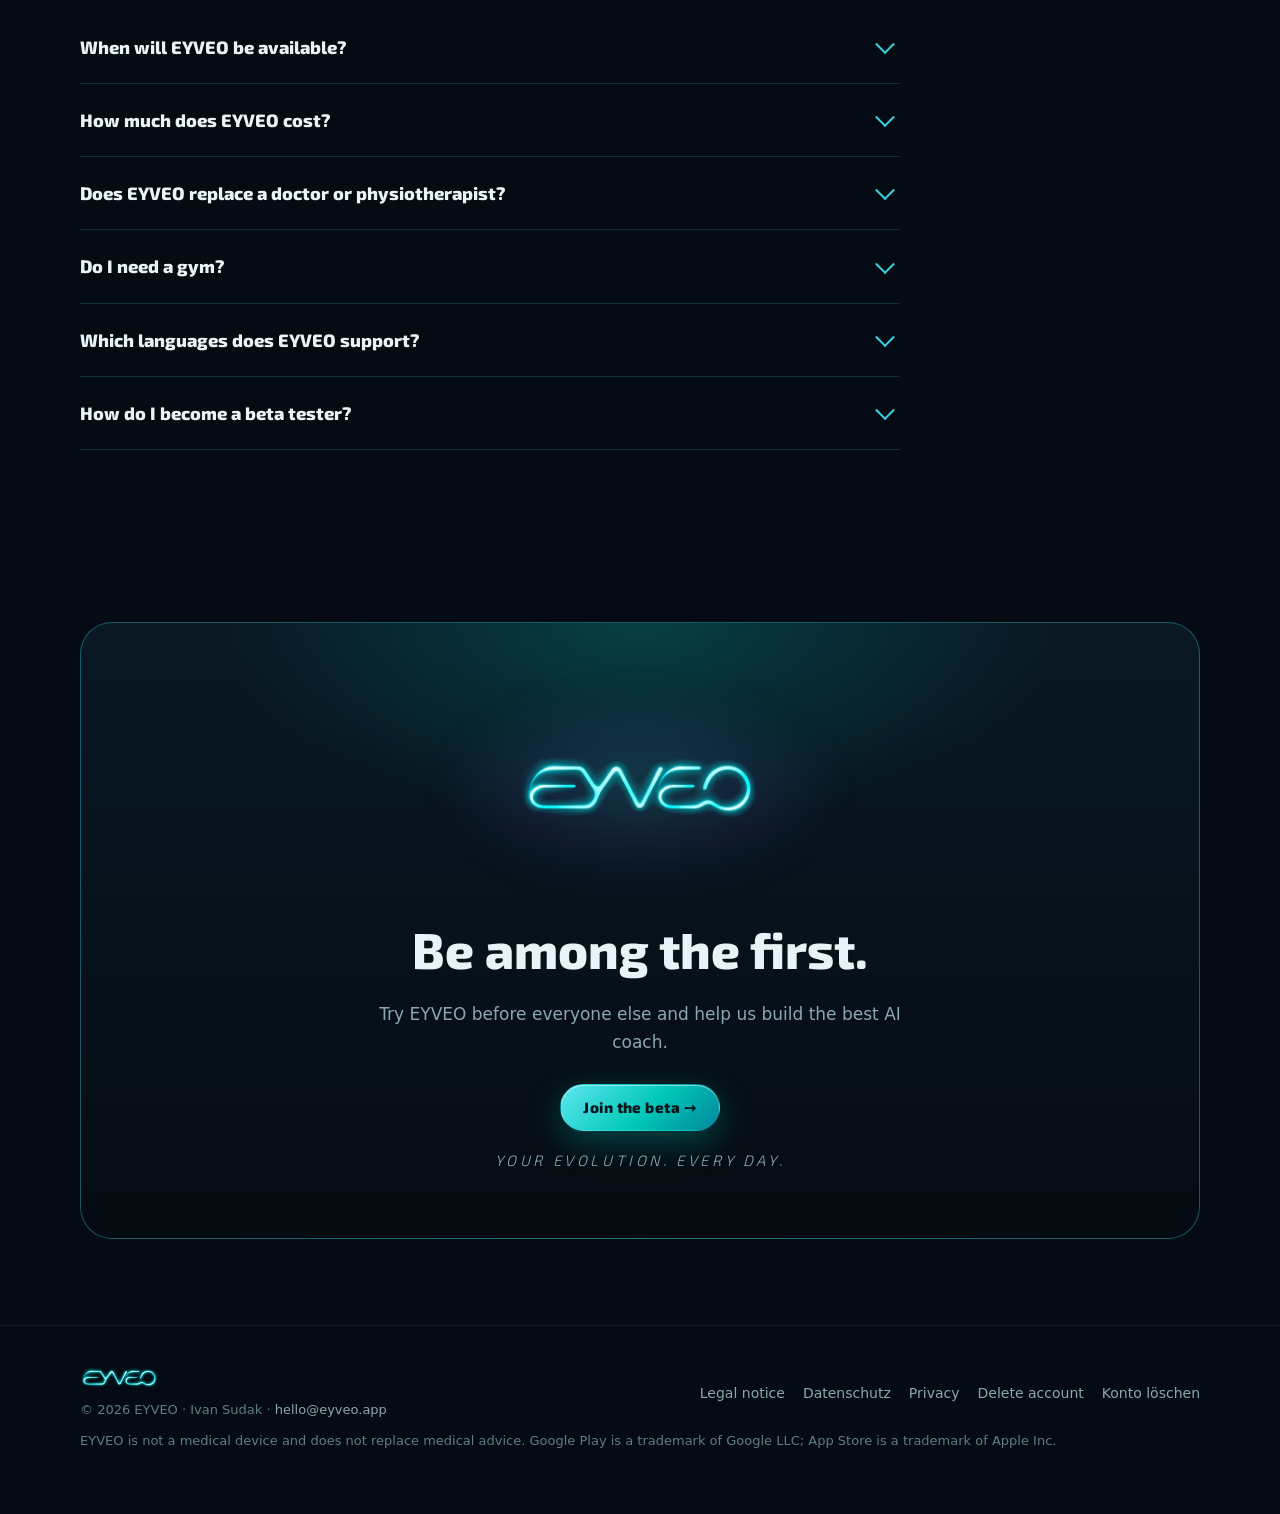
<file: en/index.html>
<!DOCTYPE html>
<html lang="en">
<head>
<meta charset="utf-8">
<meta name="viewport" content="width=device-width,initial-scale=1,viewport-fit=cover">
<title>EYVEO · The AI fitness coach that sees your form</title>
<meta name="description" content="EYVEO counts your reps with your phone camera, corrects your form in real time, shows every exercise as a 3D video and plans training and nutrition that fit you. Coming soon to Google Play and the App Store.">
<meta name="robots" content="index,follow">
<meta name="theme-color" content="#050b12">
<link rel="canonical" href="https://eyveo.app/en/">
<link rel="alternate" hreflang="de" href="https://eyveo.app/"><link rel="alternate" hreflang="en" href="https://eyveo.app/en/"><link rel="alternate" hreflang="ru" href="https://eyveo.app/ru/"><link rel="alternate" hreflang="uk" href="https://eyveo.app/uk/">
<link rel="alternate" hreflang="x-default" href="https://eyveo.app/">
<meta property="og:type" content="website"><meta property="og:url" content="https://eyveo.app/en/">
<meta property="og:title" content="EYVEO · The AI fitness coach that sees your form"><meta property="og:description" content="EYVEO counts your reps with your phone camera, corrects your form in real time, shows every exercise as a 3D video and plans training and nutrition that fit you. Coming soon to Google Play and the App Store.">
<meta property="og:image" content="https://eyveo.app/assets/media/og.jpg"><meta name="twitter:card" content="summary_large_image">
<link rel="icon" href="/assets/media/icon-32.png" sizes="32x32"><link rel="apple-touch-icon" href="/assets/media/icon-180.png">
<link rel="preload" href="/assets/fonts/exo-2-latin-800-normal.woff2" as="font" type="font/woff2" crossorigin>
<link rel="stylesheet" href="/assets/site.css">
</head>
<body>
<a class="skip" href="#main">Skip to content</a>
<header class="nav"><div class="wrap">
<a class="brand" href="/en/" aria-label="EYVEO"><img src="/assets/media/eyveo-logo-sm.webp" alt="EYVEO" width="98" height="30"></a>
<nav aria-label="Hauptnavigation"><a href="#features">Features</a><a href="#technique">Technique</a><a href="#privacy">Privacy</a><a href="#faq">FAQ</a></nav>
<details class="langs"><summary aria-label="Sprache / Language">EN</summary><div><a href="/" hreflang="de" lang="de"><b>DE</b>Deutsch</a><a href="/en/" hreflang="en" lang="en" aria-current="page"><b>EN</b>English</a><a href="/ru/" hreflang="ru" lang="ru"><b>RU</b>Русский</a><a href="/uk/" hreflang="uk" lang="uk"><b>UA</b>Українська</a></div></details>
<a class="btn btn-primary btn-sm" href="mailto:hello@eyveo.app?subject=EYVEO%20beta%20test&body=Hi%20EYVEO%20team%2C%0A%0AI%27d%20like%20to%20test%20the%20app.%0AMy%20phone%3A%20(Android%20%2F%20iPhone)%0A">Join the beta</a>
</div></header>
<main id="main">
<section class="hero"><div class="wrap">
<div class="copy">
<span class="eyebrow"><span class="dot"></span>AI fitness coach · Beta running</span>
<h1>The coach that <span class="grad">sees your form.</span></h1>
<p class="lead">EYVEO counts your reps and checks your exercise form with your smartphone camera, tells you right away what to improve, and builds a training and nutrition plan that really fits you.</p>
<div class="ctas"><a class="btn btn-primary" href="mailto:hello@eyveo.app?subject=EYVEO%20beta%20test&body=Hi%20EYVEO%20team%2C%0A%0AI%27d%20like%20to%20test%20the%20app.%0AMy%20phone%3A%20(Android%20%2F%20iPhone)%0A">Join the beta →</a><a class="btn btn-ghost" href="#features">See features</a></div>
<div class="stores"><div class="store"><span>Coming soon to<b>Google Play</b></span></div><div class="store"><span>Coming soon to the<b>App Store</b></span></div></div>
</div>
<div class="stage" aria-hidden="true">
<div class="halo"></div>
<svg class="ribbon" viewBox="0 0 620 360"><defs><linearGradient id="rg" x1="0" x2="1"><stop offset="0" stop-color="#5ee6f0"/><stop offset=".6" stop-color="#3bd3e4"/><stop offset="1" stop-color="#8f74ff"/></linearGradient></defs>
<path class="r2" d="M10 230 C120 120 210 300 310 180 S520 60 610 140"/><path class="r1" d="M10 230 C120 120 210 300 310 180 S520 60 610 140"/>
<path class="r2" d="M20 120 C150 240 260 60 360 170 S520 300 600 220"/><path class="r1" style="animation-delay:-3.5s" d="M20 120 C150 240 260 60 360 170 S520 300 600 220"/></svg>
<div class="phone"><div class="screen"><span class="notch"></span><img class="girl" src="/assets/media/ob-technik.webp" alt="" width="640" height="1137" fetchpriority="high">
<div class="hud"><div class="top"><span><span class="evb" role="img" aria-label="EVision+"><span class="be"><img src="/assets/media/brand-e.webp" alt="" width="269" height="277"></span>VISION<span class="pl">+</span></span></span></div><div class="reps">8<small>REP · 8 / 12</small></div></div></div></div>
<div class="chip c1"><i>✓</i><div>Clean rep<small>Rep counted</small></div></div>
<div class="chip c2"><i>↗</i><div>Knees out<small>Live cue</small></div></div>
<div class="chip c3"><i>●</i><div>Legs · Glutes<small>Target muscles</small></div></div>
</div>
</div></section>
<div class="stats"><div class="wrap"><div class="stat reveal"><b>50+</b><span>exercises with 3D form video</span></div><div class="stat reveal"><b>3D</b><span>interactive models for women and men</span></div><div class="stat reveal"><b>Live</b><span>form feedback during your set</span></div><div class="stat reveal"><b>FRA</b><span>database in Frankfurt, Germany</span></div></div></div>
<section class="brandsec"><div class="wrap">
<a class="halo-logo " href="/en/" aria-label="EYVEO – Home" style="--w:760px;--ar:760/400"><span class="hglow"></span><canvas aria-hidden="true"></canvas><img src="/assets/media/eyveo-logo.webp" alt="EYVEO" width="420" height="128"></a>
<h2 class="brand-h"><span>Your Evolution.</span> <span>Every Day.</span></h2>
</div></section>
<section class="showcase"><div class="wrap">
<div class="kicker">The app</div><h2 class="sec-h">What EYVEO can do for you.</h2><div style="height:26px"></div>
<div class="shots"><article class="shot reveal"><div class="pic"><img src="/assets/media/ob-squat.webp" alt="" width="640" height="1137" loading="lazy"><span class="bub v p-lt"><span class="evb" role="img" aria-label="EVision+"><span class="be"><img src="/assets/media/brand-e.webp" alt="" width="269" height="277"></span>Vision<span class="pl">+</span></span> · 8 / 12</span><span class="bub a p-rm">Knees out</span><span class="bub c p-lb">Go lower</span></div><h3>Every rep counts.</h3><p>Set your phone down: <span class="evb" role="img" aria-label="EVision+"><span class="be"><img src="/assets/media/brand-e.webp" alt="" width="269" height="277"></span>Vision<span class="pl">+</span></span> watches your form, counts along and gives voice cues.</p><div class="chips"><span>Live tracking</span><span>Rep counting</span><span>Form analysis</span></div></article><article class="shot reveal"><div class="pic"><img src="/assets/media/ob-food.webp" alt="" width="640" height="1137" loading="lazy"><span class="bub a p-lt">Salmon, rice · approx. 540 kcal</span><span class="bub g p-rb">P 38 · F 21 · C 52</span></div><h3>One photo – your whole meal.</h3><p>Snap your plate: EYVEO recognises it and estimates calories and macros in seconds. You can adjust everything.</p><div class="chips"><span>Meal recognition</span><span>Calories & macros</span><span>Food diary</span></div></article><article class="shot reveal"><div class="pic"><img src="/assets/media/ob-twin.webp" alt="" width="640" height="1137" loading="lazy"><span class="bub v p-lt">Sleep 6 h · easy day</span><span class="bub g p-rb">+2.5 kg on the press</span></div><h3>Training that adapts to you.</h3><p>Daily check-in, recovery and progress shape your next workout.</p><div class="chips"><span>Recovery</span><span>Adaptation</span><span>Personal plan</span></div></article></div>
<p class="ill">Illustrative images.</p>
</div></section>
<section id="features"><div class="wrap">
<div class="kicker">Features</div><h2 class="sec-h">EYVEO – your trainer and nutrition coach.</h2><p class="sec-p">Helps you with training, form and choosing your nutrition. An app that knows you and learns with you every day.</p>
<div class="grid"><article class="card feat reveal"><div><span class="tag">NEW</span><div class="ic"><svg viewBox="0 0 24 24"><path d="M2 12s3.6-7 10-7 10 7 10 7-3.6 7-10 7S2 12 2 12z"/><circle cx="12" cy="12" r="3"/><path d="M12 2v2M12 20v2"/></svg></div><h3><span class="evb" role="img" aria-label="EVision+"><span class="be"><img src="/assets/media/brand-e.webp" alt="" width="269" height="277"></span>Vision<span class="pl">+</span></span></h3><p>Your phone becomes your coach. Set it down, train – <span class="evb" role="img" aria-label="EVision+"><span class="be"><img src="/assets/media/brand-e.webp" alt="" width="269" height="277"></span>Vision<span class="pl">+</span></span> counts along and corrects you in real time.</p><ul><li>Counts reps automatically</li><li>Spots typical mistakes – like knees caving in or a rounded back</li><li>Voice cues, no need to look at the screen</li><li>Image analysis runs entirely on your phone</li></ul></div><div class="mini"><video src="/assets/media/machine_shoulder_press_m.mp4" poster="/assets/media/machine_shoulder_press_m.jpg" autoplay muted loop playsinline preload="metadata" aria-hidden="true"></video></div></article><article class="card reveal"><div class="ic"><svg viewBox="0 0 24 24"><path d="M12 2l9 5v10l-9 5-9-5V7z"/><path d="M12 22V12M21 7l-9 5-9-5"/></svg></div><h3>3D form for every exercise</h3><p>Every exercise as a 3D video – done right and with typical mistakes. The working muscles light up.</p></article><article class="card reveal"><div class="ic"><svg viewBox="0 0 24 24"><path d="M4 5h16v11H9l-5 4z"/><path d="M8 10h8M8 13h5"/></svg></div><h3>EyveoCoach</h3><p>Your AI coach knows your training, nutrition and goals – and, if you allow it, your daily readiness – and answers in plain words.</p></article><article class="card reveal"><div class="ic"><svg viewBox="0 0 24 24"><path d="M4 8h3l2-3h6l2 3h3v11H4z"/><circle cx="12" cy="13" r="3.5"/></svg></div><h3>Nutrition from a photo</h3><p>Snap your plate: estimated calories, protein, fat, carbs and fibre – always editable.</p></article><article class="card reveal"><div class="ic"><svg viewBox="0 0 24 24"><path d="M6 13a4 4 0 1 1 2-7.5A4 4 0 0 1 16 5.5 4 4 0 1 1 18 13v6H6z"/><path d="M6 16h12"/></svg></div><h3>EYVEO Chef</h3><p>Scan your groceries and get menus and recipes made only from what you have at home – matched to your training and your goal.</p></article><article class="card reveal"><div class="ic"><svg viewBox="0 0 24 24"><path d="M3 9v6M6 7v10M18 7v10M21 9v6M6 12h12"/></svg></div><h3>My Gym</h3><p>Film your gym for a few seconds – the AI recognises the equipment. Plans use only what is really there.</p></article><article class="card reveal"><div class="ic"><svg viewBox="0 0 24 24"><rect x="3" y="8" width="18" height="8" rx="4"/><path d="M12 8v8"/></svg></div><h3>Supplements on track</h3><p>Plan and tick off your intake, with information from open, recognised sources. No dosage advice.</p></article></div>
</div></section>
<section id="technique"><div class="wrap">
<div class="kicker">Technique</div><h2 class="sec-h">Form you can see.</h2><p class="sec-p">Our 3D videos are based on the real movements of a person – that is why angles, posture and grip are accurate.</p>
<div class="gallery"><figure class="tile reveal"><video src="/assets/media/press_m.mp4" poster="/assets/media/press_m.jpg" autoplay muted loop playsinline preload="metadata" aria-hidden="true"></video><figcaption>Shoulder press<small>Shoulders · Triceps</small></figcaption></figure><figure class="tile reveal"><video src="/assets/media/lateral_f.mp4" poster="/assets/media/lateral_f.jpg" autoplay muted loop playsinline preload="metadata" aria-hidden="true"></video><figcaption>Lateral raise<small>Side delts</small></figcaption></figure><figure class="tile reveal"><video src="/assets/media/lunge_rk_f.mp4" poster="/assets/media/lunge_rk_f.jpg" autoplay muted loop playsinline preload="metadata" aria-hidden="true"></video><figcaption>Lunge<small>Legs · Glutes</small></figcaption></figure><figure class="tile reveal"><video src="/assets/media/cable_lateral_raise_m.mp4" poster="/assets/media/cable_lateral_raise_m.jpg" autoplay muted loop playsinline preload="metadata" aria-hidden="true"></video><figcaption>Cable lateral raise<small>Side delts</small></figcaption></figure></div>
</div></section>
<section><div class="wrap">
<div class="kicker">How it works</div><h2 class="sec-h">Ready in three steps.</h2><div style="height:26px"></div>
<div class="steps"><div class="step reveal"><h3>Profile in 2 minutes</h3><p>Goal, experience, gym or home – EYVEO builds your plan.</p></div><div class="step reveal"><h3>Train</h3><p>With <span class="evb" role="img" aria-label="EVision+"><span class="be"><img src="/assets/media/brand-e.webp" alt="" width="269" height="277"></span>Vision<span class="pl">+</span></span> or the 3D video. The app counts sets, reps and rest.</p></div><div class="step reveal"><h3>Get better</h3><p>Progress, a daily readiness check-in and clear tips from your coach – every day.</p></div></div>
</div></section>
<section id="privacy"><div class="wrap privacy">
<div><div class="kicker">Privacy</div><h2 class="sec-h">Your data stays yours.</h2><p class="sec-p" style="margin-bottom:24px">We build EYVEO in Germany and take data protection seriously.</p>
<div class="plist"><div class="pitem reveal"><svg viewBox="0 0 24 24"><path d="M4 12l5 5L20 6"/></svg><div><b>Live camera image stays on your phone</b><span><span class="evb" role="img" aria-label="EVision+"><span class="be"><img src="/assets/media/brand-e.webp" alt="" width="269" height="277"></span>Vision<span class="pl">+</span></span> analyses your movement directly on the device; the video is not uploaded. We only save single frames of form mistakes if you allow it. Photos and short videos you take for the AI (meal, fridge, gym) are sent for analysis and not stored permanently.</span></div></div><div class="pitem reveal"><svg viewBox="0 0 24 24"><path d="M4 12l5 5L20 6"/></svg><div><b>Database in Frankfurt</b><span>Your account and training data are stored with our provider Supabase in Frankfurt, Germany. For AI features we use Google Gemini; processing may currently also take place outside the EU.</span></div></div><div class="pitem reveal"><svg viewBox="0 0 24 24"><path d="M4 12l5 5L20 6"/></svg><div><b>Delete your account anytime</b><span>In the app or by email – with all related data.</span></div></div><div class="pitem reveal"><svg viewBox="0 0 24 24"><path d="M4 12l5 5L20 6"/></svg><div><b>This website uses no cookies</b><span>No trackers, no ads, no external content.</span></div></div></div><p style="margin-top:20px"><a href="/privacy">Read the privacy policy →</a></p></div>
<img class="symbol" src="/assets/media/eyveo-symbol.webp" alt="" width="380" height="380" loading="lazy">
</div></section>
<section id="faq"><div class="wrap">
<div class="kicker">FAQ</div><h2 class="sec-h">Frequently asked questions</h2>
<div class="faq"><details><summary>When will EYVEO be available?</summary><p>A small group is testing the app right now. Android comes first, iOS follows. Write to us if you want to join.</p></details><details><summary>How much does EYVEO cost?</summary><p>We will announce pricing before launch. During the beta, the app is free for testers.</p></details><details><summary>Does EYVEO replace a doctor or physiotherapist?</summary><p>No. EYVEO is a fitness and wellness coach and does not give medical advice. If you have complaints or health conditions, please talk to your doctor first.</p></details><details><summary>Do I need a gym?</summary><p>Not necessarily – we suggest exercises for home, without equipment or with whatever you have at home. The “My Gym” feature adapts your training plan to what you have available.</p></details><details><summary>Which languages does EYVEO support?</summary><p>German and English at launch, more languages will follow.</p></details><details><summary>How do I become a beta tester?</summary><p>Send a short email to hello@eyveo.app with your phone model. We will get back to you.</p></details></div>
</div></section>
<section><div class="wrap"><div class="cta reveal">
<a class="halo-logo halo-sm" href="/en/" aria-label="EYVEO – Home" style="--w:440px;--ar:440/230"><span class="hglow"></span><canvas aria-hidden="true"></canvas><img src="/assets/media/eyveo-logo.webp" alt="EYVEO" width="230" height="70"></a>
<h2>Be among the first.</h2><p>Try EYVEO before everyone else and help us build the best AI coach.</p>
<div class="ctas"><a class="btn btn-primary" href="mailto:hello@eyveo.app?subject=EYVEO%20beta%20test&body=Hi%20EYVEO%20team%2C%0A%0AI%27d%20like%20to%20test%20the%20app.%0AMy%20phone%3A%20(Android%20%2F%20iPhone)%0A">Join the beta →</a></div>
<div class="slogan">Your Evolution. Every Day.</div>
</div></div></section>
</main>
<footer class="foot"><div class="wrap">
<div><img src="/assets/media/eyveo-logo-sm.webp" alt="EYVEO" width="79" height="24"><div class="note">© 2026 EYVEO · Ivan Sudak · <a href="mailto:hello@eyveo.app">hello@eyveo.app</a></div></div>
<nav aria-label="Rechtliches"><a href="/impressum">Legal notice</a><a href="/datenschutz">Datenschutz</a><a href="/privacy">Privacy</a><a href="/delete-account">Delete account</a><a href="/konto-loeschen">Konto löschen</a></nav>
</div><div class="wrap"><p class="note">EYVEO is not a medical device and does not replace medical advice. Google Play is a trademark of Google LLC; App Store is a trademark of Apple Inc.</p></div></footer>
<script src="/assets/halo.js" defer></script>
</body>
</html>
</file>
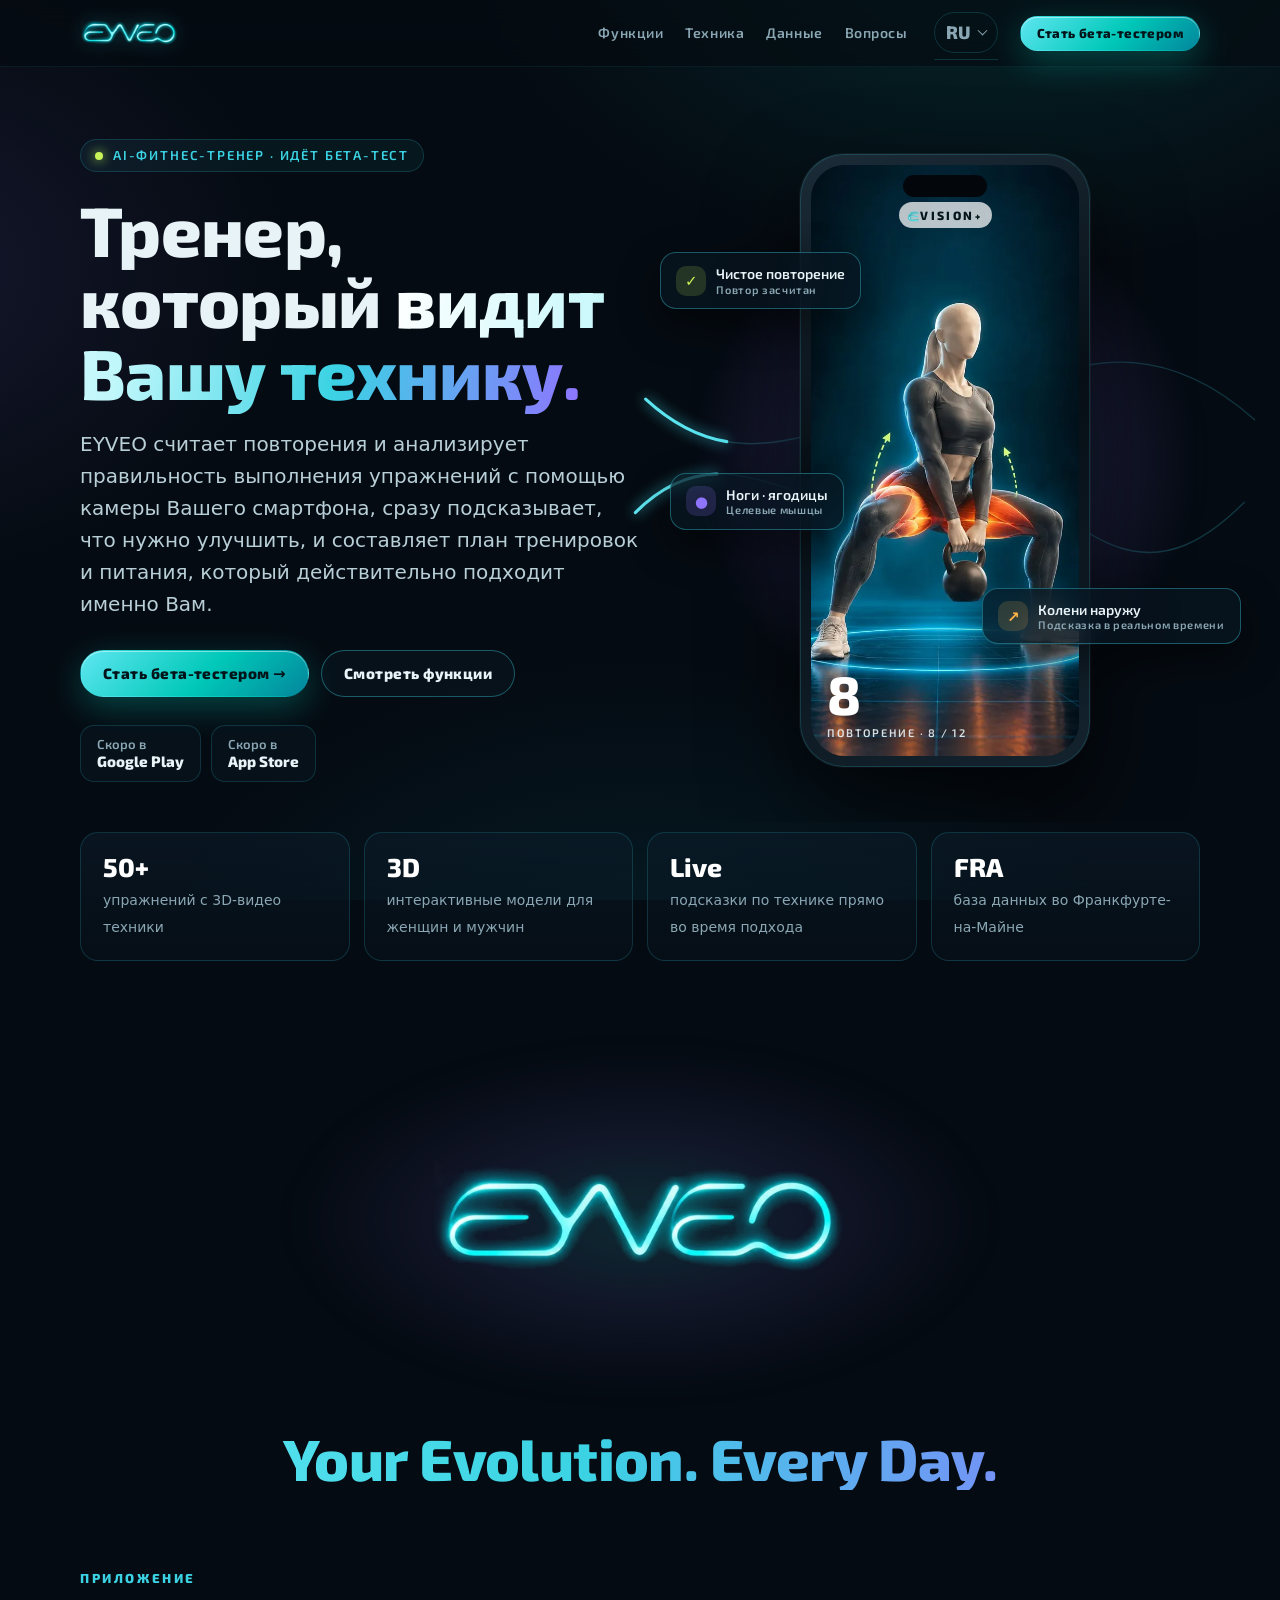
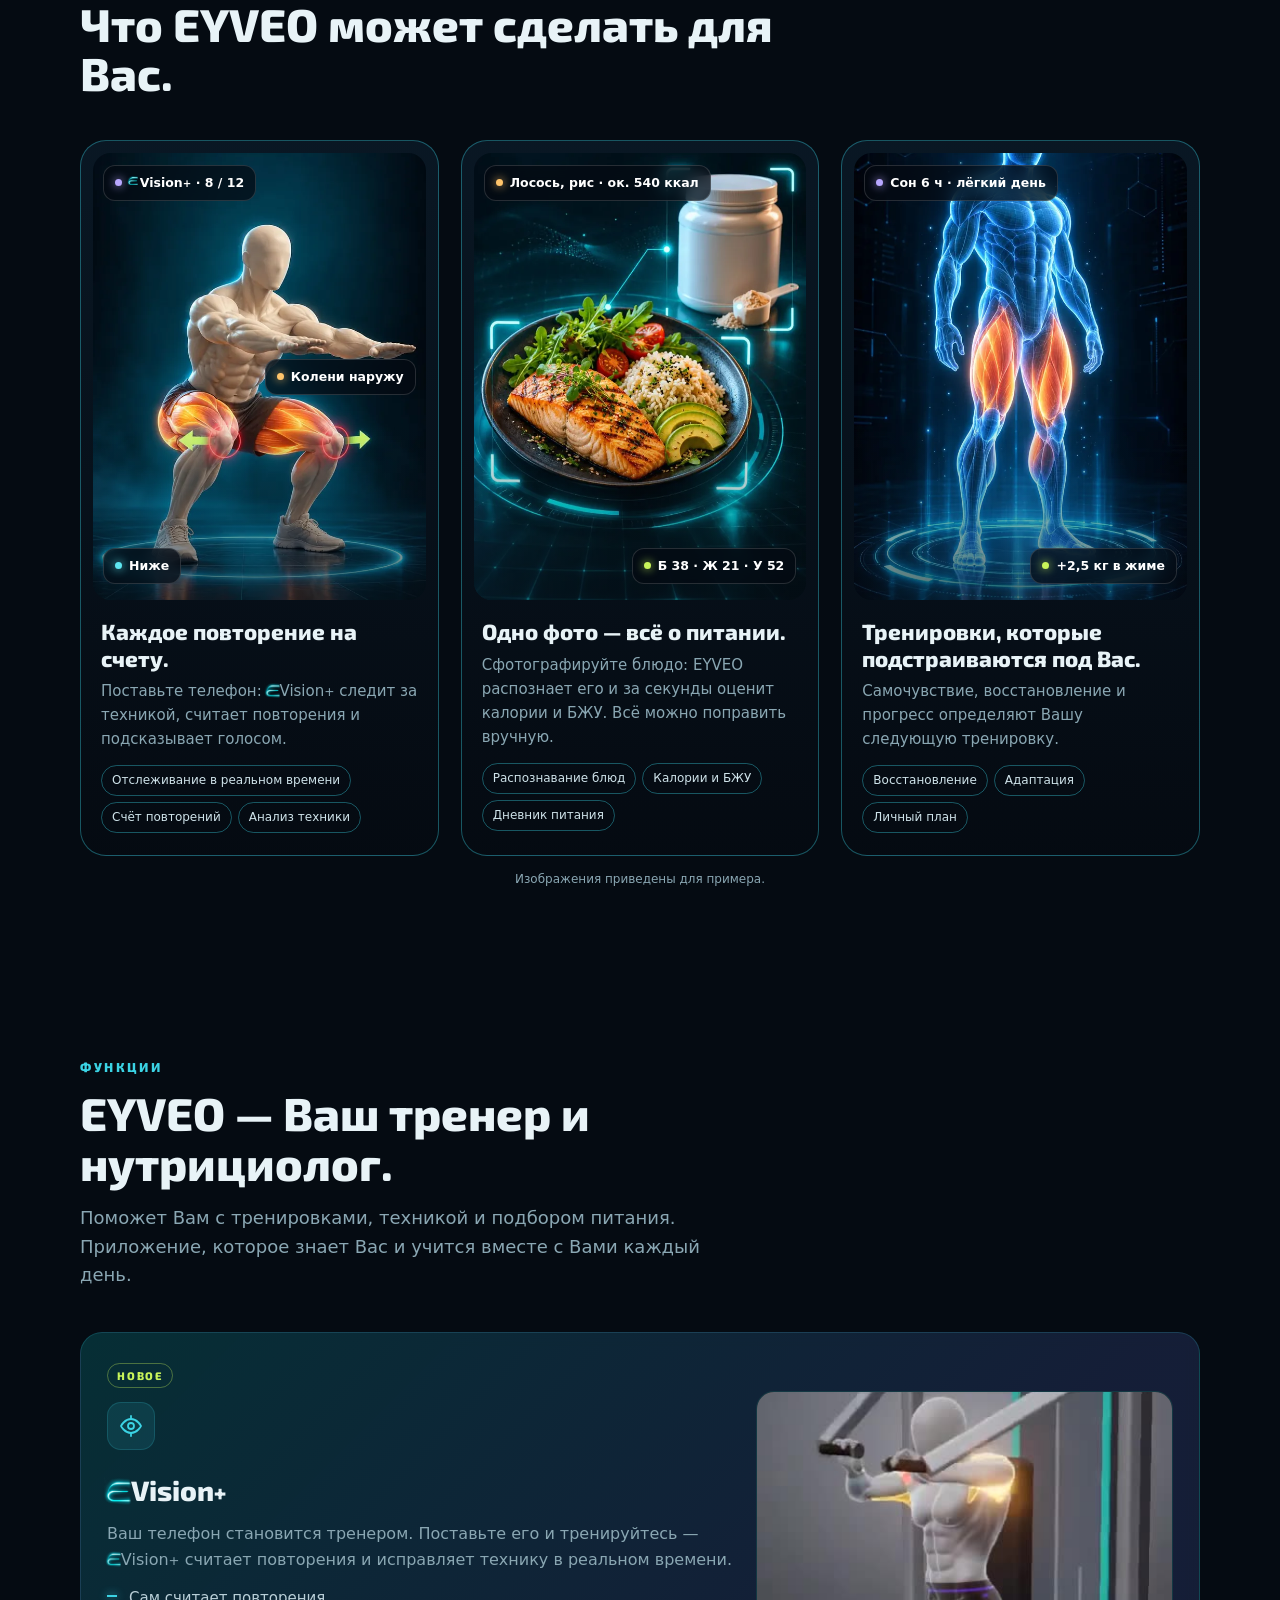
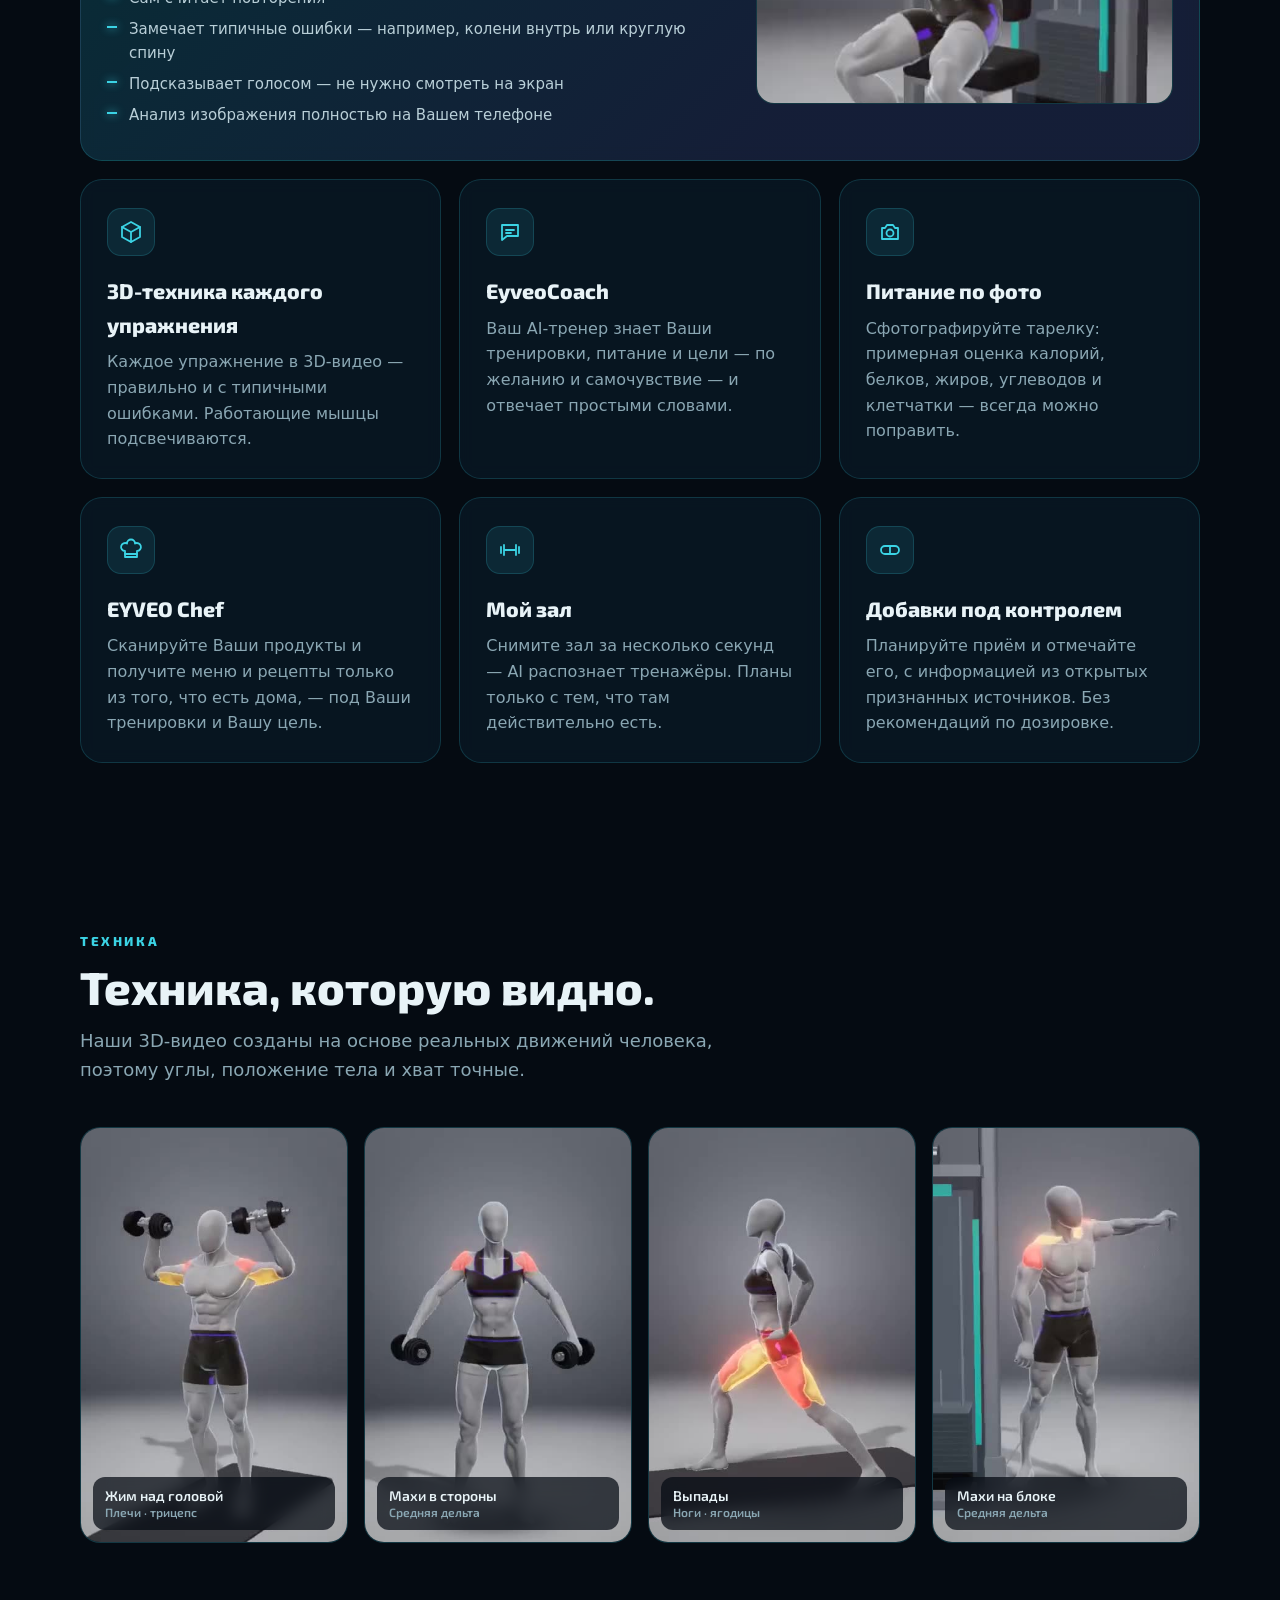
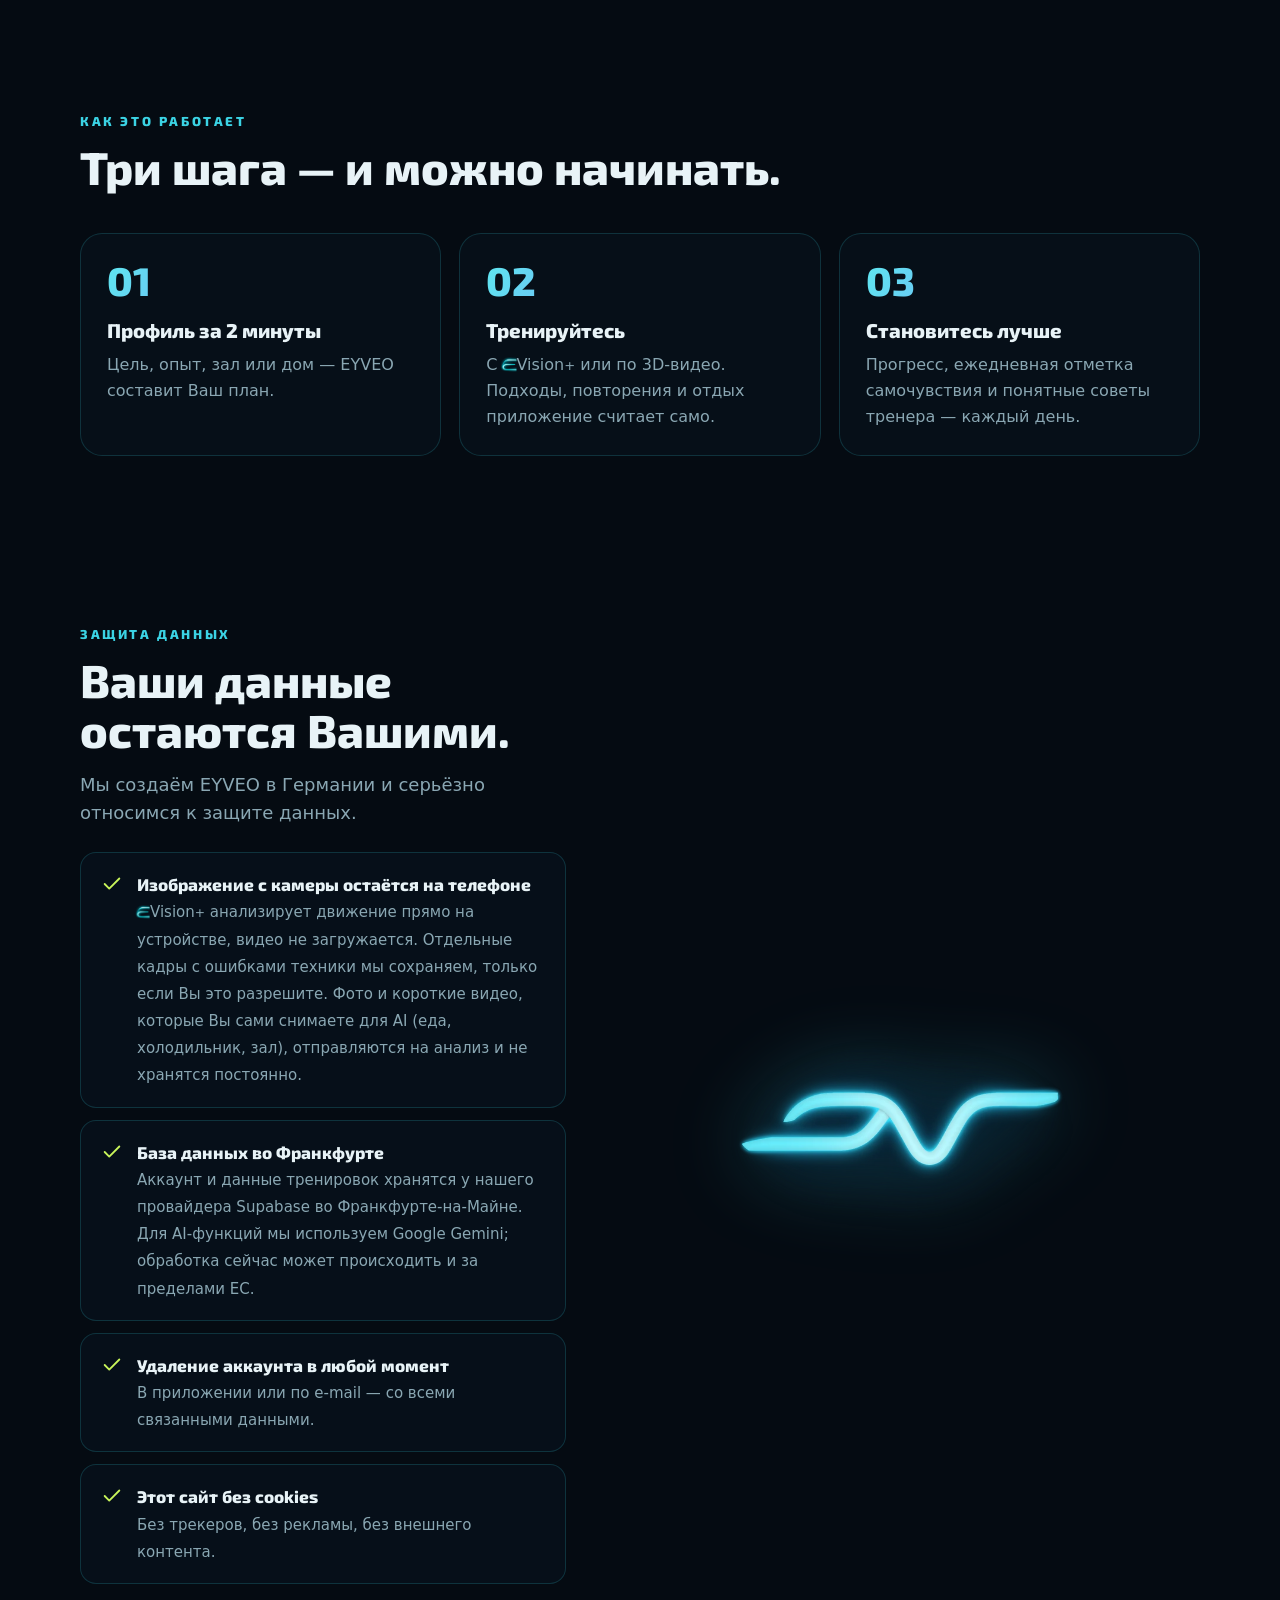
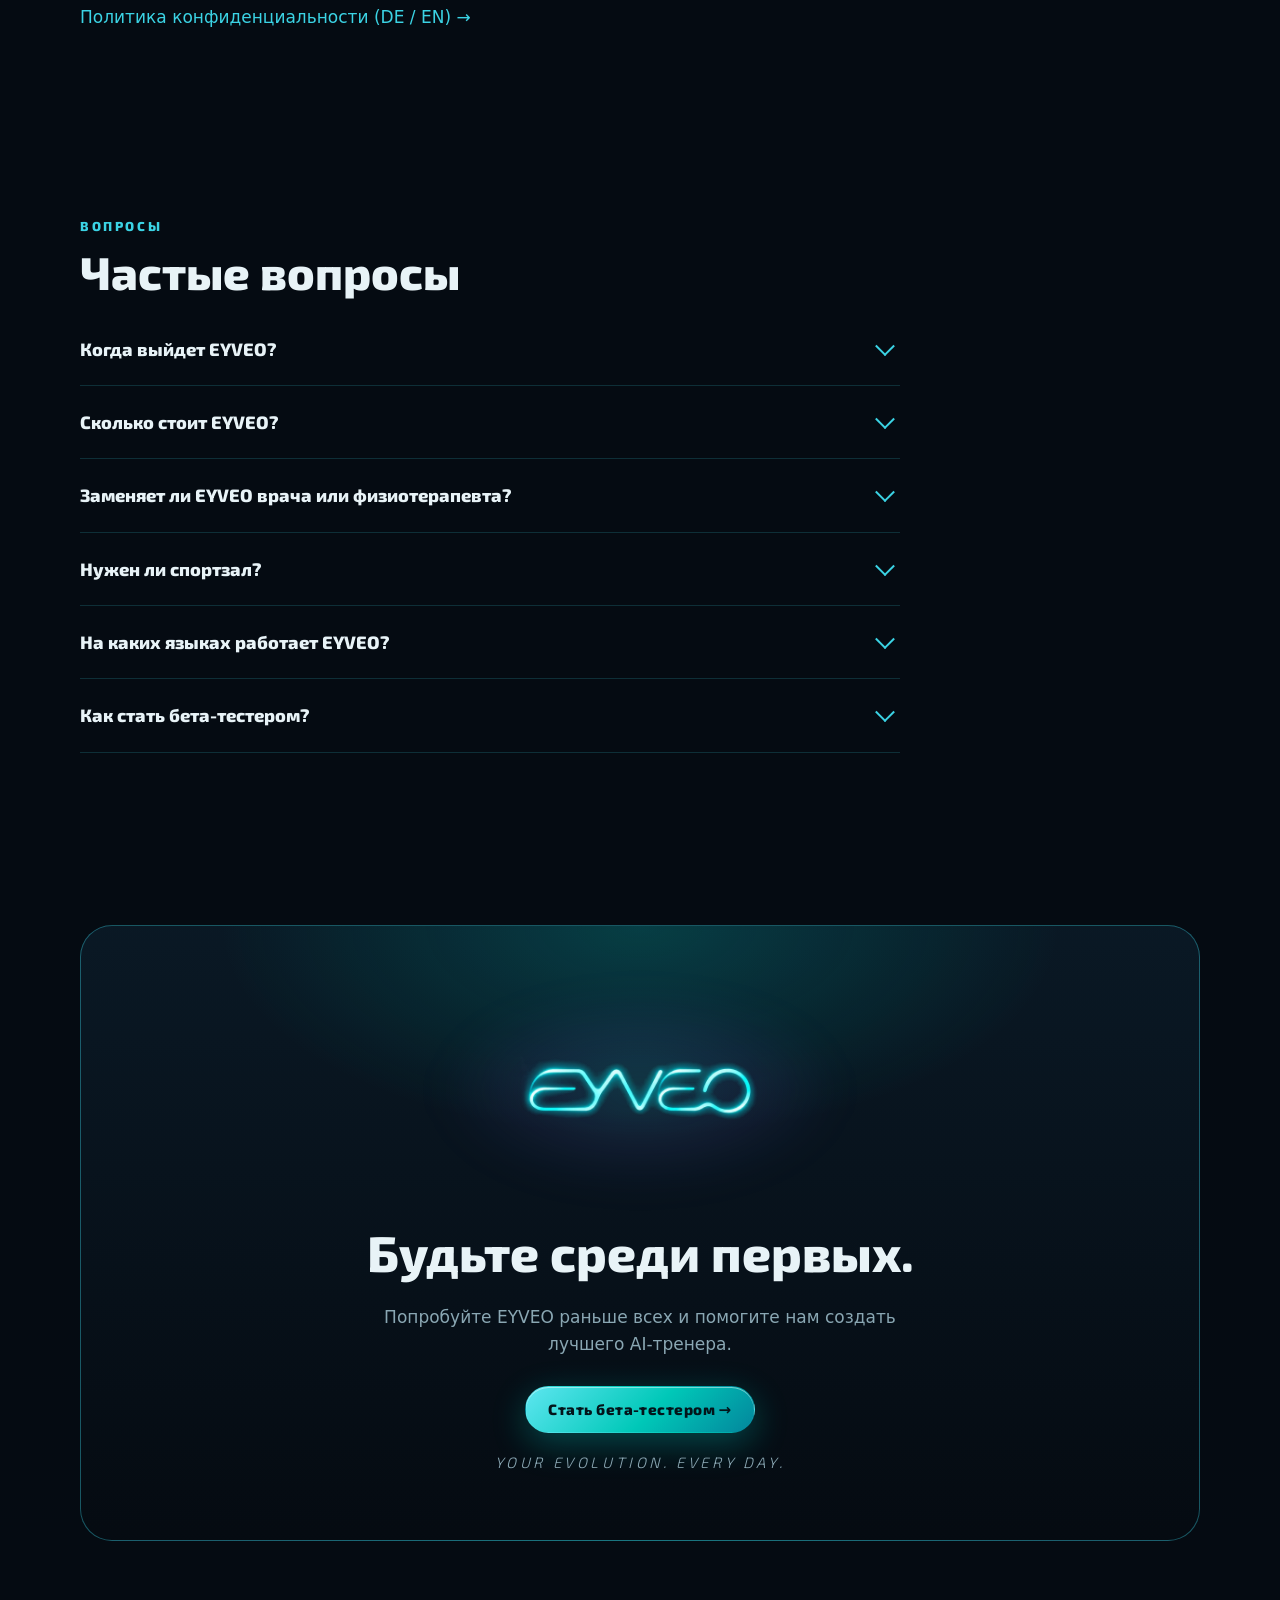
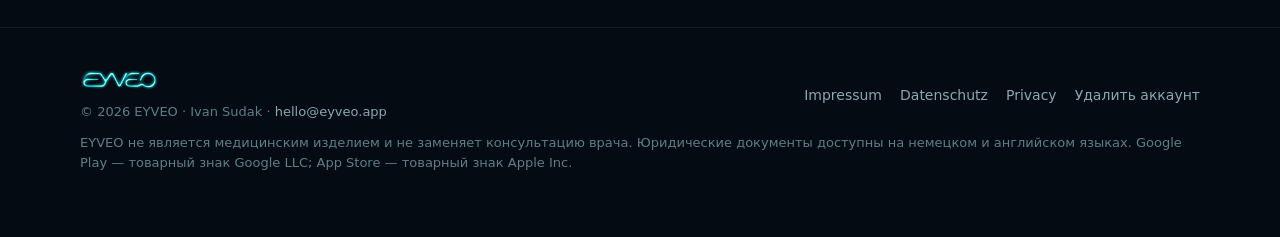
<file: ru/index.html>
<!DOCTYPE html>
<html lang="ru">
<head>
<meta charset="utf-8">
<meta name="viewport" content="width=device-width,initial-scale=1,viewport-fit=cover">
<title>EYVEO · AI-фитнес-тренер, который видит Вашу технику</title>
<meta name="description" content="EYVEO считает повторения через камеру телефона, исправляет технику в реальном времени, показывает каждое упражнение в 3D и составляет тренировки и питание под Вас. Скоро в Google Play и App Store.">
<meta name="robots" content="index,follow">
<meta name="theme-color" content="#050b12">
<link rel="canonical" href="https://eyveo.app/ru/">
<link rel="alternate" hreflang="de" href="https://eyveo.app/"><link rel="alternate" hreflang="en" href="https://eyveo.app/en/"><link rel="alternate" hreflang="ru" href="https://eyveo.app/ru/"><link rel="alternate" hreflang="uk" href="https://eyveo.app/uk/">
<link rel="alternate" hreflang="x-default" href="https://eyveo.app/">
<meta property="og:type" content="website"><meta property="og:url" content="https://eyveo.app/ru/">
<meta property="og:title" content="EYVEO · AI-фитнес-тренер, который видит Вашу технику"><meta property="og:description" content="EYVEO считает повторения через камеру телефона, исправляет технику в реальном времени, показывает каждое упражнение в 3D и составляет тренировки и питание под Вас. Скоро в Google Play и App Store.">
<meta property="og:image" content="https://eyveo.app/assets/media/og.jpg"><meta name="twitter:card" content="summary_large_image">
<link rel="icon" href="/assets/media/icon-32.png" sizes="32x32"><link rel="apple-touch-icon" href="/assets/media/icon-180.png">
<link rel="preload" href="/assets/fonts/exo-2-latin-800-normal.woff2" as="font" type="font/woff2" crossorigin>
<link rel="stylesheet" href="/assets/site.css">
</head>
<body>
<a class="skip" href="#main">Перейти к содержанию</a>
<header class="nav"><div class="wrap">
<a class="brand" href="/ru/" aria-label="EYVEO"><img src="/assets/media/eyveo-logo-sm.webp" alt="EYVEO" width="98" height="30"></a>
<nav aria-label="Hauptnavigation"><a href="#features">Функции</a><a href="#technique">Техника</a><a href="#privacy">Данные</a><a href="#faq">Вопросы</a></nav>
<details class="langs"><summary aria-label="Sprache / Language">RU</summary><div><a href="/" hreflang="de" lang="de"><b>DE</b>Deutsch</a><a href="/en/" hreflang="en" lang="en"><b>EN</b>English</a><a href="/ru/" hreflang="ru" lang="ru" aria-current="page"><b>RU</b>Русский</a><a href="/uk/" hreflang="uk" lang="uk"><b>UA</b>Українська</a></div></details>
<a class="btn btn-primary btn-sm" href="mailto:hello@eyveo.app?subject=EYVEO%20%D0%B1%D0%B5%D1%82%D0%B0-%D1%82%D0%B5%D1%81%D1%82&body=%D0%97%D0%B4%D1%80%D0%B0%D0%B2%D1%81%D1%82%D0%B2%D1%83%D0%B9%D1%82%D0%B5%2C%20%D0%BA%D0%BE%D0%BC%D0%B0%D0%BD%D0%B4%D0%B0%20EYVEO%21%0A%0A%D0%AF%20%D1%85%D0%BE%D1%87%D1%83%20%D0%BF%D1%80%D0%BE%D1%82%D0%B5%D1%81%D1%82%D0%B8%D1%80%D0%BE%D0%B2%D0%B0%D1%82%D1%8C%20%D0%BF%D1%80%D0%B8%D0%BB%D0%BE%D0%B6%D0%B5%D0%BD%D0%B8%D0%B5.%0A%D0%9C%D0%BE%D0%B9%20%D1%82%D0%B5%D0%BB%D0%B5%D1%84%D0%BE%D0%BD%3A%20%28Android%20/%20iPhone%29%0A">Стать бета-тестером</a>
</div></header>
<main id="main">
<section class="hero"><div class="wrap">
<div class="copy">
<span class="eyebrow"><span class="dot"></span>AI-фитнес-тренер · идёт бета-тест</span>
<h1>Тренер, который <span class="grad">видит Вашу технику.</span></h1>
<p class="lead">EYVEO считает повторения и анализирует правильность выполнения упражнений с помощью камеры Вашего смартфона, сразу подсказывает, что нужно улучшить, и составляет план тренировок и питания, который действительно подходит именно Вам.</p>
<div class="ctas"><a class="btn btn-primary" href="mailto:hello@eyveo.app?subject=EYVEO%20%D0%B1%D0%B5%D1%82%D0%B0-%D1%82%D0%B5%D1%81%D1%82&body=%D0%97%D0%B4%D1%80%D0%B0%D0%B2%D1%81%D1%82%D0%B2%D1%83%D0%B9%D1%82%D0%B5%2C%20%D0%BA%D0%BE%D0%BC%D0%B0%D0%BD%D0%B4%D0%B0%20EYVEO%21%0A%0A%D0%AF%20%D1%85%D0%BE%D1%87%D1%83%20%D0%BF%D1%80%D0%BE%D1%82%D0%B5%D1%81%D1%82%D0%B8%D1%80%D0%BE%D0%B2%D0%B0%D1%82%D1%8C%20%D0%BF%D1%80%D0%B8%D0%BB%D0%BE%D0%B6%D0%B5%D0%BD%D0%B8%D0%B5.%0A%D0%9C%D0%BE%D0%B9%20%D1%82%D0%B5%D0%BB%D0%B5%D1%84%D0%BE%D0%BD%3A%20%28Android%20/%20iPhone%29%0A">Стать бета-тестером →</a><a class="btn btn-ghost" href="#features">Смотреть функции</a></div>
<div class="stores"><div class="store"><span>Скоро в<b>Google Play</b></span></div><div class="store"><span>Скоро в<b>App Store</b></span></div></div>
</div>
<div class="stage" aria-hidden="true">
<div class="halo"></div>
<svg class="ribbon" viewBox="0 0 620 360"><defs><linearGradient id="rg" x1="0" x2="1"><stop offset="0" stop-color="#5ee6f0"/><stop offset=".6" stop-color="#3bd3e4"/><stop offset="1" stop-color="#8f74ff"/></linearGradient></defs>
<path class="r2" d="M10 230 C120 120 210 300 310 180 S520 60 610 140"/><path class="r1" d="M10 230 C120 120 210 300 310 180 S520 60 610 140"/>
<path class="r2" d="M20 120 C150 240 260 60 360 170 S520 300 600 220"/><path class="r1" style="animation-delay:-3.5s" d="M20 120 C150 240 260 60 360 170 S520 300 600 220"/></svg>
<div class="phone"><div class="screen"><span class="notch"></span><img class="girl" src="/assets/media/ob-technik.webp" alt="" width="640" height="1137" fetchpriority="high">
<div class="hud"><div class="top"><span><span class="evb" role="img" aria-label="EVision+"><span class="be"><img src="/assets/media/brand-e.webp" alt="" width="269" height="277"></span>VISION<span class="pl">+</span></span></span></div><div class="reps">8<small>ПОВТОРЕНИЕ · 8 / 12</small></div></div></div></div>
<div class="chip c1"><i>✓</i><div>Чистое повторение<small>Повтор засчитан</small></div></div>
<div class="chip c2"><i>↗</i><div>Колени наружу<small>Подсказка в реальном времени</small></div></div>
<div class="chip c3"><i>●</i><div>Ноги · ягодицы<small>Целевые мышцы</small></div></div>
</div>
</div></section>
<div class="stats"><div class="wrap"><div class="stat reveal"><b>50+</b><span>упражнений с 3D-видео техники</span></div><div class="stat reveal"><b>3D</b><span>интерактивные модели для женщин и мужчин</span></div><div class="stat reveal"><b>Live</b><span>подсказки по технике прямо во время подхода</span></div><div class="stat reveal"><b>FRA</b><span>база данных во Франкфурте-на-Майне</span></div></div></div>
<section class="brandsec"><div class="wrap">
<a class="halo-logo " href="/ru/" aria-label="EYVEO — главная" style="--w:760px;--ar:760/400"><span class="hglow"></span><canvas aria-hidden="true"></canvas><img src="/assets/media/eyveo-logo.webp" alt="EYVEO" width="420" height="128"></a>
<h2 class="brand-h"><span>Your Evolution.</span> <span>Every Day.</span></h2>
</div></section>
<section class="showcase"><div class="wrap">
<div class="kicker">Приложение</div><h2 class="sec-h">Что EYVEO может сделать для Вас.</h2><div style="height:26px"></div>
<div class="shots"><article class="shot reveal"><div class="pic"><img src="/assets/media/ob-squat.webp" alt="" width="640" height="1137" loading="lazy"><span class="bub v p-lt"><span class="evb" role="img" aria-label="EVision+"><span class="be"><img src="/assets/media/brand-e.webp" alt="" width="269" height="277"></span>Vision<span class="pl">+</span></span> · 8 / 12</span><span class="bub a p-rm">Колени наружу</span><span class="bub c p-lb">Ниже</span></div><h3>Каждое повторение на счету.</h3><p>Поставьте телефон: <span class="evb" role="img" aria-label="EVision+"><span class="be"><img src="/assets/media/brand-e.webp" alt="" width="269" height="277"></span>Vision<span class="pl">+</span></span> следит за техникой, считает повторения и подсказывает голосом.</p><div class="chips"><span>Отслеживание в реальном времени</span><span>Счёт повторений</span><span>Анализ техники</span></div></article><article class="shot reveal"><div class="pic"><img src="/assets/media/ob-food.webp" alt="" width="640" height="1137" loading="lazy"><span class="bub a p-lt">Лосось, рис · ок. 540 ккал</span><span class="bub g p-rb">Б 38 · Ж 21 · У 52</span></div><h3>Одно фото — всё о питании.</h3><p>Сфотографируйте блюдо: EYVEO распознает его и за секунды оценит калории и БЖУ. Всё можно поправить вручную.</p><div class="chips"><span>Распознавание блюд</span><span>Калории и БЖУ</span><span>Дневник питания</span></div></article><article class="shot reveal"><div class="pic"><img src="/assets/media/ob-twin.webp" alt="" width="640" height="1137" loading="lazy"><span class="bub v p-lt">Сон 6 ч · лёгкий день</span><span class="bub g p-rb">+2,5 кг в жиме</span></div><h3>Тренировки, которые подстраиваются под Вас.</h3><p>Самочувствие, восстановление и прогресс определяют Вашу следующую тренировку.</p><div class="chips"><span>Восстановление</span><span>Адаптация</span><span>Личный план</span></div></article></div>
<p class="ill">Изображения приведены для примера.</p>
</div></section>
<section id="features"><div class="wrap">
<div class="kicker">Функции</div><h2 class="sec-h">EYVEO — Ваш тренер и нутрициолог.</h2><p class="sec-p">Поможет Вам с тренировками, техникой и подбором питания. Приложение, которое знает Вас и учится вместе с Вами каждый день.</p>
<div class="grid"><article class="card feat reveal"><div><span class="tag">НОВОЕ</span><div class="ic"><svg viewBox="0 0 24 24"><path d="M2 12s3.6-7 10-7 10 7 10 7-3.6 7-10 7S2 12 2 12z"/><circle cx="12" cy="12" r="3"/><path d="M12 2v2M12 20v2"/></svg></div><h3><span class="evb" role="img" aria-label="EVision+"><span class="be"><img src="/assets/media/brand-e.webp" alt="" width="269" height="277"></span>Vision<span class="pl">+</span></span></h3><p>Ваш телефон становится тренером. Поставьте его и тренируйтесь — <span class="evb" role="img" aria-label="EVision+"><span class="be"><img src="/assets/media/brand-e.webp" alt="" width="269" height="277"></span>Vision<span class="pl">+</span></span> считает повторения и исправляет технику в реальном времени.</p><ul><li>Сам считает повторения</li><li>Замечает типичные ошибки — например, колени внутрь или круглую спину</li><li>Подсказывает голосом — не нужно смотреть на экран</li><li>Анализ изображения полностью на Вашем телефоне</li></ul></div><div class="mini"><video src="/assets/media/machine_shoulder_press_m.mp4" poster="/assets/media/machine_shoulder_press_m.jpg" autoplay muted loop playsinline preload="metadata" aria-hidden="true"></video></div></article><article class="card reveal"><div class="ic"><svg viewBox="0 0 24 24"><path d="M12 2l9 5v10l-9 5-9-5V7z"/><path d="M12 22V12M21 7l-9 5-9-5"/></svg></div><h3>3D-техника каждого упражнения</h3><p>Каждое упражнение в 3D-видео — правильно и с типичными ошибками. Работающие мышцы подсвечиваются.</p></article><article class="card reveal"><div class="ic"><svg viewBox="0 0 24 24"><path d="M4 5h16v11H9l-5 4z"/><path d="M8 10h8M8 13h5"/></svg></div><h3>EyveoCoach</h3><p>Ваш AI-тренер знает Ваши тренировки, питание и цели — по желанию и самочувствие — и отвечает простыми словами.</p></article><article class="card reveal"><div class="ic"><svg viewBox="0 0 24 24"><path d="M4 8h3l2-3h6l2 3h3v11H4z"/><circle cx="12" cy="13" r="3.5"/></svg></div><h3>Питание по фото</h3><p>Сфотографируйте тарелку: примерная оценка калорий, белков, жиров, углеводов и клетчатки — всегда можно поправить.</p></article><article class="card reveal"><div class="ic"><svg viewBox="0 0 24 24"><path d="M6 13a4 4 0 1 1 2-7.5A4 4 0 0 1 16 5.5 4 4 0 1 1 18 13v6H6z"/><path d="M6 16h12"/></svg></div><h3>EYVEO Chef</h3><p>Сканируйте Ваши продукты и получите меню и рецепты только из того, что есть дома, — под Ваши тренировки и Вашу цель.</p></article><article class="card reveal"><div class="ic"><svg viewBox="0 0 24 24"><path d="M3 9v6M6 7v10M18 7v10M21 9v6M6 12h12"/></svg></div><h3>Мой зал</h3><p>Снимите зал за несколько секунд — AI распознает тренажёры. Планы только с тем, что там действительно есть.</p></article><article class="card reveal"><div class="ic"><svg viewBox="0 0 24 24"><rect x="3" y="8" width="18" height="8" rx="4"/><path d="M12 8v8"/></svg></div><h3>Добавки под контролем</h3><p>Планируйте приём и отмечайте его, с информацией из открытых признанных источников. Без рекомендаций по дозировке.</p></article></div>
</div></section>
<section id="technique"><div class="wrap">
<div class="kicker">Техника</div><h2 class="sec-h">Техника, которую видно.</h2><p class="sec-p">Наши 3D-видео созданы на основе реальных движений человека, поэтому углы, положение тела и хват точные.</p>
<div class="gallery"><figure class="tile reveal"><video src="/assets/media/press_m.mp4" poster="/assets/media/press_m.jpg" autoplay muted loop playsinline preload="metadata" aria-hidden="true"></video><figcaption>Жим над головой<small>Плечи · трицепс</small></figcaption></figure><figure class="tile reveal"><video src="/assets/media/lateral_f.mp4" poster="/assets/media/lateral_f.jpg" autoplay muted loop playsinline preload="metadata" aria-hidden="true"></video><figcaption>Махи в стороны<small>Средняя дельта</small></figcaption></figure><figure class="tile reveal"><video src="/assets/media/lunge_rk_f.mp4" poster="/assets/media/lunge_rk_f.jpg" autoplay muted loop playsinline preload="metadata" aria-hidden="true"></video><figcaption>Выпады<small>Ноги · ягодицы</small></figcaption></figure><figure class="tile reveal"><video src="/assets/media/cable_lateral_raise_m.mp4" poster="/assets/media/cable_lateral_raise_m.jpg" autoplay muted loop playsinline preload="metadata" aria-hidden="true"></video><figcaption>Махи на блоке<small>Средняя дельта</small></figcaption></figure></div>
</div></section>
<section><div class="wrap">
<div class="kicker">Как это работает</div><h2 class="sec-h">Три шага — и можно начинать.</h2><div style="height:26px"></div>
<div class="steps"><div class="step reveal"><h3>Профиль за 2 минуты</h3><p>Цель, опыт, зал или дом — EYVEO составит Ваш план.</p></div><div class="step reveal"><h3>Тренируйтесь</h3><p>С <span class="evb" role="img" aria-label="EVision+"><span class="be"><img src="/assets/media/brand-e.webp" alt="" width="269" height="277"></span>Vision<span class="pl">+</span></span> или по 3D-видео. Подходы, повторения и отдых приложение считает само.</p></div><div class="step reveal"><h3>Становитесь лучше</h3><p>Прогресс, ежедневная отметка самочувствия и понятные советы тренера — каждый день.</p></div></div>
</div></section>
<section id="privacy"><div class="wrap privacy">
<div><div class="kicker">Защита данных</div><h2 class="sec-h">Ваши данные остаются Вашими.</h2><p class="sec-p" style="margin-bottom:24px">Мы создаём EYVEO в Германии и серьёзно относимся к защите данных.</p>
<div class="plist"><div class="pitem reveal"><svg viewBox="0 0 24 24"><path d="M4 12l5 5L20 6"/></svg><div><b>Изображение с камеры остаётся на телефоне</b><span><span class="evb" role="img" aria-label="EVision+"><span class="be"><img src="/assets/media/brand-e.webp" alt="" width="269" height="277"></span>Vision<span class="pl">+</span></span> анализирует движение прямо на устройстве, видео не загружается. Отдельные кадры с ошибками техники мы сохраняем, только если Вы это разрешите. Фото и короткие видео, которые Вы сами снимаете для AI (еда, холодильник, зал), отправляются на анализ и не хранятся постоянно.</span></div></div><div class="pitem reveal"><svg viewBox="0 0 24 24"><path d="M4 12l5 5L20 6"/></svg><div><b>База данных во Франкфурте</b><span>Аккаунт и данные тренировок хранятся у нашего провайдера Supabase во Франкфурте-на-Майне. Для AI-функций мы используем Google Gemini; обработка сейчас может происходить и за пределами ЕС.</span></div></div><div class="pitem reveal"><svg viewBox="0 0 24 24"><path d="M4 12l5 5L20 6"/></svg><div><b>Удаление аккаунта в любой момент</b><span>В приложении или по e-mail — со всеми связанными данными.</span></div></div><div class="pitem reveal"><svg viewBox="0 0 24 24"><path d="M4 12l5 5L20 6"/></svg><div><b>Этот сайт без cookies</b><span>Без трекеров, без рекламы, без внешнего контента.</span></div></div></div><p style="margin-top:20px"><a href="/privacy">Политика конфиденциальности (DE / EN) →</a></p></div>
<img class="symbol" src="/assets/media/eyveo-symbol.webp" alt="" width="380" height="380" loading="lazy">
</div></section>
<section id="faq"><div class="wrap">
<div class="kicker">Вопросы</div><h2 class="sec-h">Частые вопросы</h2>
<div class="faq"><details><summary>Когда выйдет EYVEO?</summary><p>Сейчас приложение тестирует небольшая группа. Сначала выйдет Android, затем iOS. Напишите нам, если хотите участвовать.</p></details><details><summary>Сколько стоит EYVEO?</summary><p>Цены мы объявим перед запуском. Во время бета-теста приложение для тестеров бесплатно.</p></details><details><summary>Заменяет ли EYVEO врача или физиотерапевта?</summary><p>Нет. EYVEO — фитнес- и wellness-тренер, он не даёт медицинских советов. При жалобах или хронических заболеваниях сначала посоветуйтесь с врачом.</p></details><details><summary>Нужен ли спортзал?</summary><p>Не обязательно — мы предложим Вам упражнения для дома, без инвентаря или с тем инвентарём, который есть у Вас дома. Функция «Мой зал» подстраивает план тренировок под Ваши возможности.</p></details><details><summary>На каких языках работает EYVEO?</summary><p>Сейчас мы готовим немецкую и английскую версии, другие языки появятся позже.</p></details><details><summary>Как стать бета-тестером?</summary><p>Напишите короткое письмо на hello@eyveo.app и укажите модель телефона. Мы ответим.</p></details></div>
</div></section>
<section><div class="wrap"><div class="cta reveal">
<a class="halo-logo halo-sm" href="/ru/" aria-label="EYVEO — главная" style="--w:440px;--ar:440/230"><span class="hglow"></span><canvas aria-hidden="true"></canvas><img src="/assets/media/eyveo-logo.webp" alt="EYVEO" width="230" height="70"></a>
<h2>Будьте среди первых.</h2><p>Попробуйте EYVEO раньше всех и помогите нам создать лучшего AI-тренера.</p>
<div class="ctas"><a class="btn btn-primary" href="mailto:hello@eyveo.app?subject=EYVEO%20%D0%B1%D0%B5%D1%82%D0%B0-%D1%82%D0%B5%D1%81%D1%82&body=%D0%97%D0%B4%D1%80%D0%B0%D0%B2%D1%81%D1%82%D0%B2%D1%83%D0%B9%D1%82%D0%B5%2C%20%D0%BA%D0%BE%D0%BC%D0%B0%D0%BD%D0%B4%D0%B0%20EYVEO%21%0A%0A%D0%AF%20%D1%85%D0%BE%D1%87%D1%83%20%D0%BF%D1%80%D0%BE%D1%82%D0%B5%D1%81%D1%82%D0%B8%D1%80%D0%BE%D0%B2%D0%B0%D1%82%D1%8C%20%D0%BF%D1%80%D0%B8%D0%BB%D0%BE%D0%B6%D0%B5%D0%BD%D0%B8%D0%B5.%0A%D0%9C%D0%BE%D0%B9%20%D1%82%D0%B5%D0%BB%D0%B5%D1%84%D0%BE%D0%BD%3A%20%28Android%20/%20iPhone%29%0A">Стать бета-тестером →</a></div>
<div class="slogan">Your Evolution. Every Day.</div>
</div></div></section>
</main>
<footer class="foot"><div class="wrap">
<div><img src="/assets/media/eyveo-logo-sm.webp" alt="EYVEO" width="79" height="24"><div class="note">© 2026 EYVEO · Ivan Sudak · <a href="mailto:hello@eyveo.app">hello@eyveo.app</a></div></div>
<nav aria-label="Rechtliches"><a href="/impressum">Impressum</a><a href="/datenschutz">Datenschutz</a><a href="/privacy">Privacy</a><a href="/delete-account">Удалить аккаунт</a></nav>
</div><div class="wrap"><p class="note">EYVEO не является медицинским изделием и не заменяет консультацию врача. Юридические документы доступны на немецком и английском языках. Google Play — товарный знак Google LLC; App Store — товарный знак Apple Inc.</p></div></footer>
<script src="/assets/halo.js" defer></script>
</body>
</html>
</file>
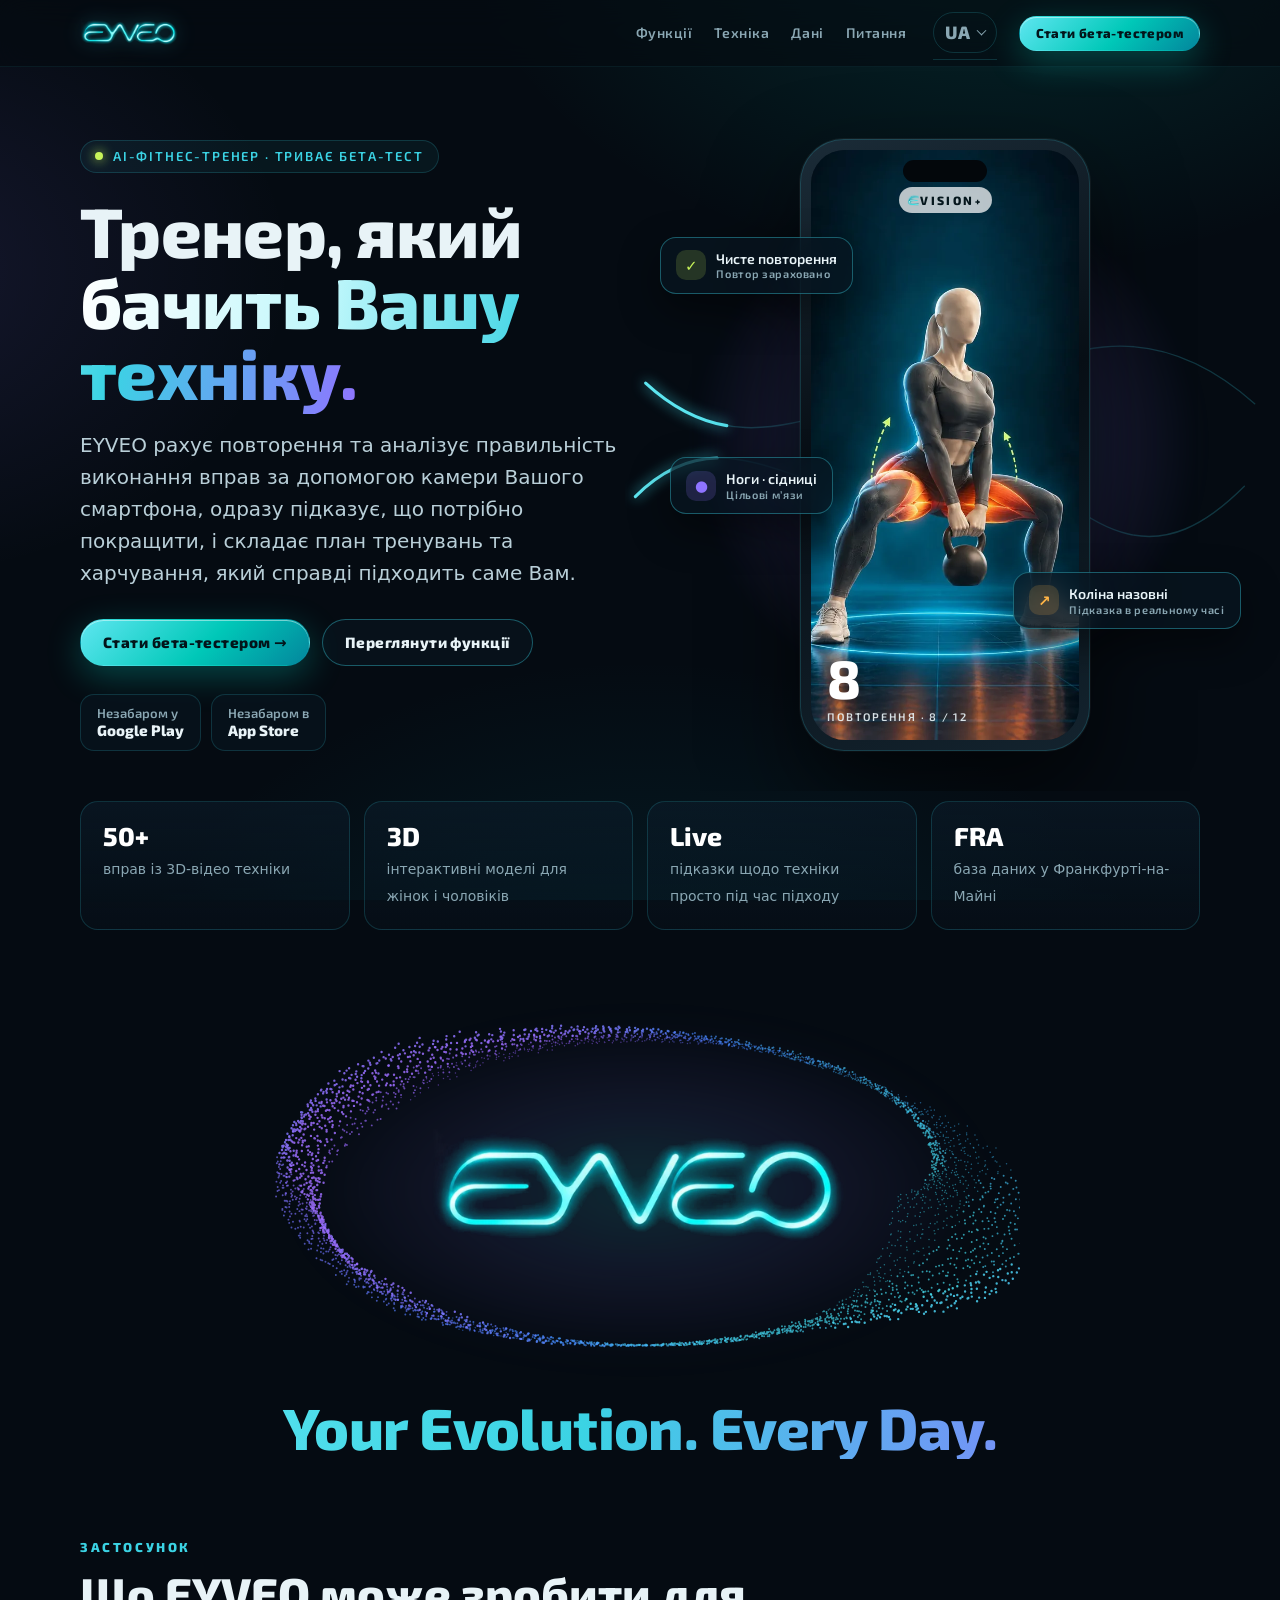
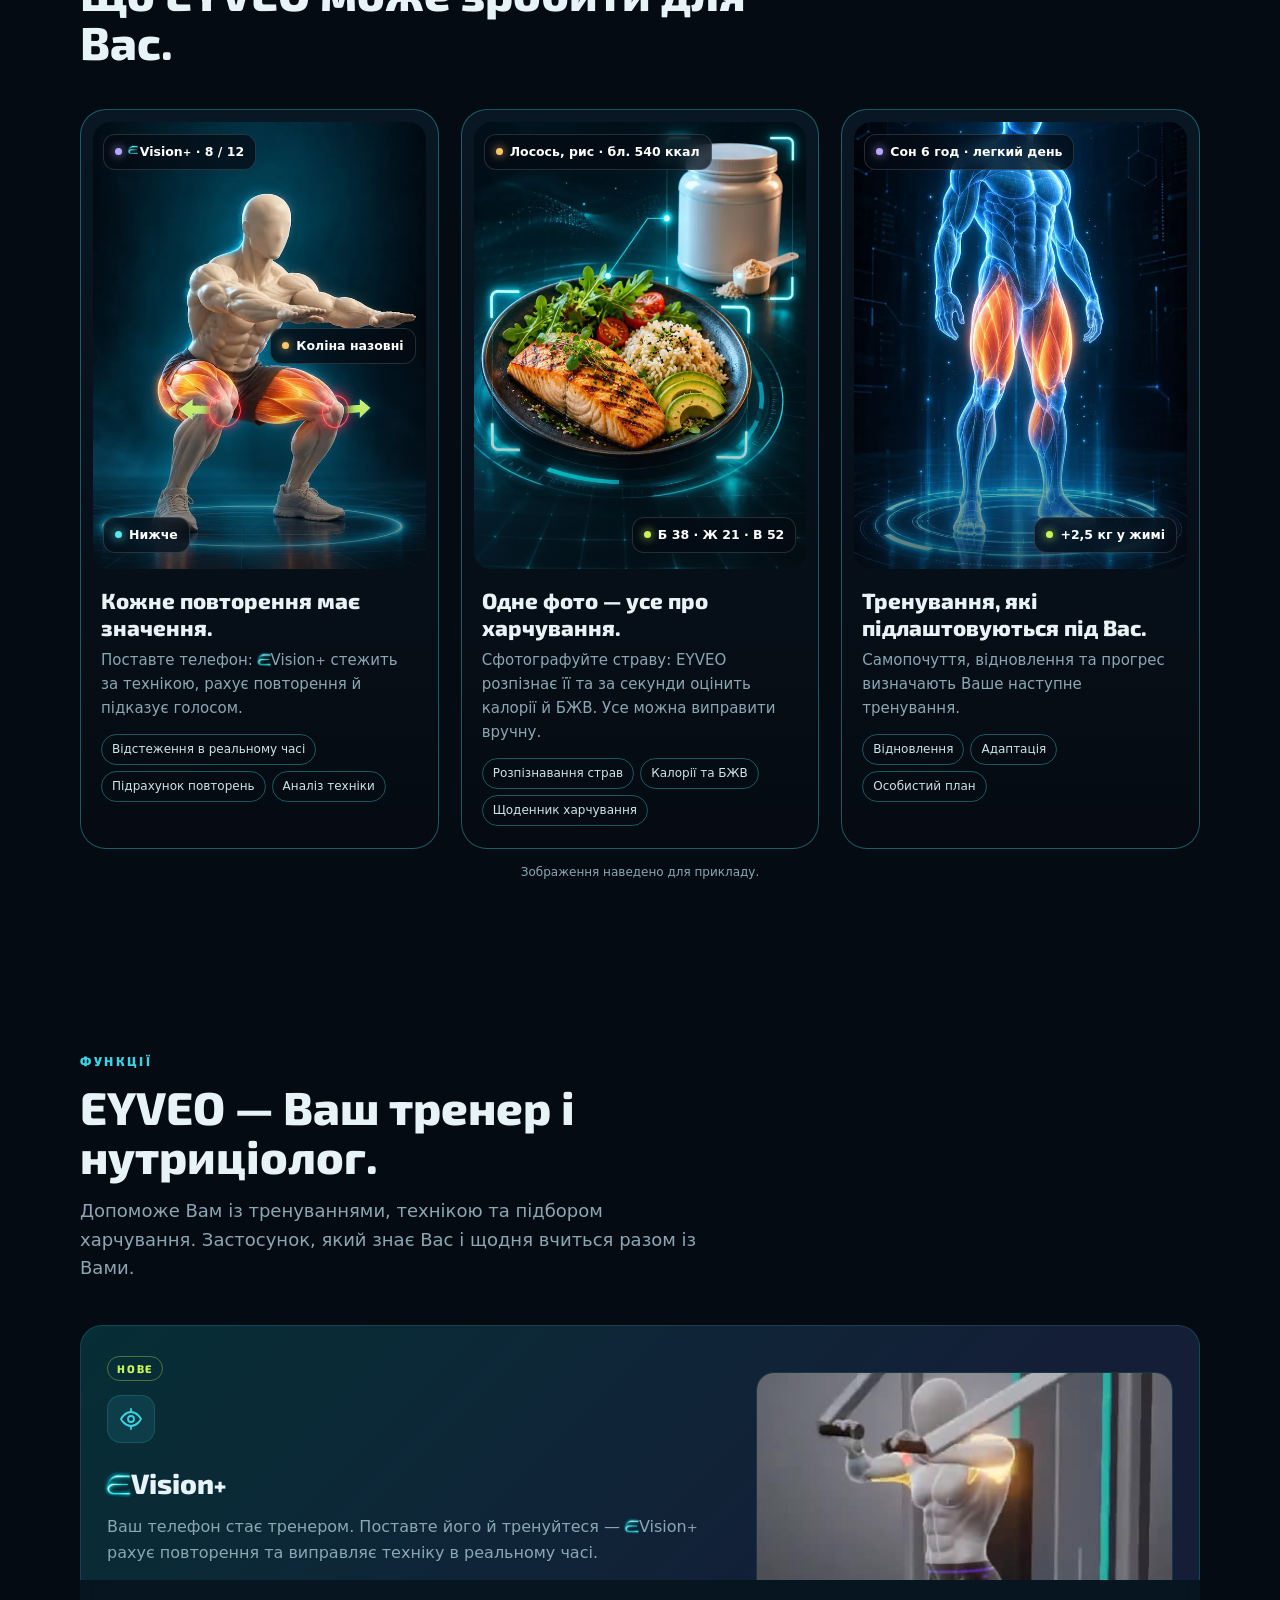
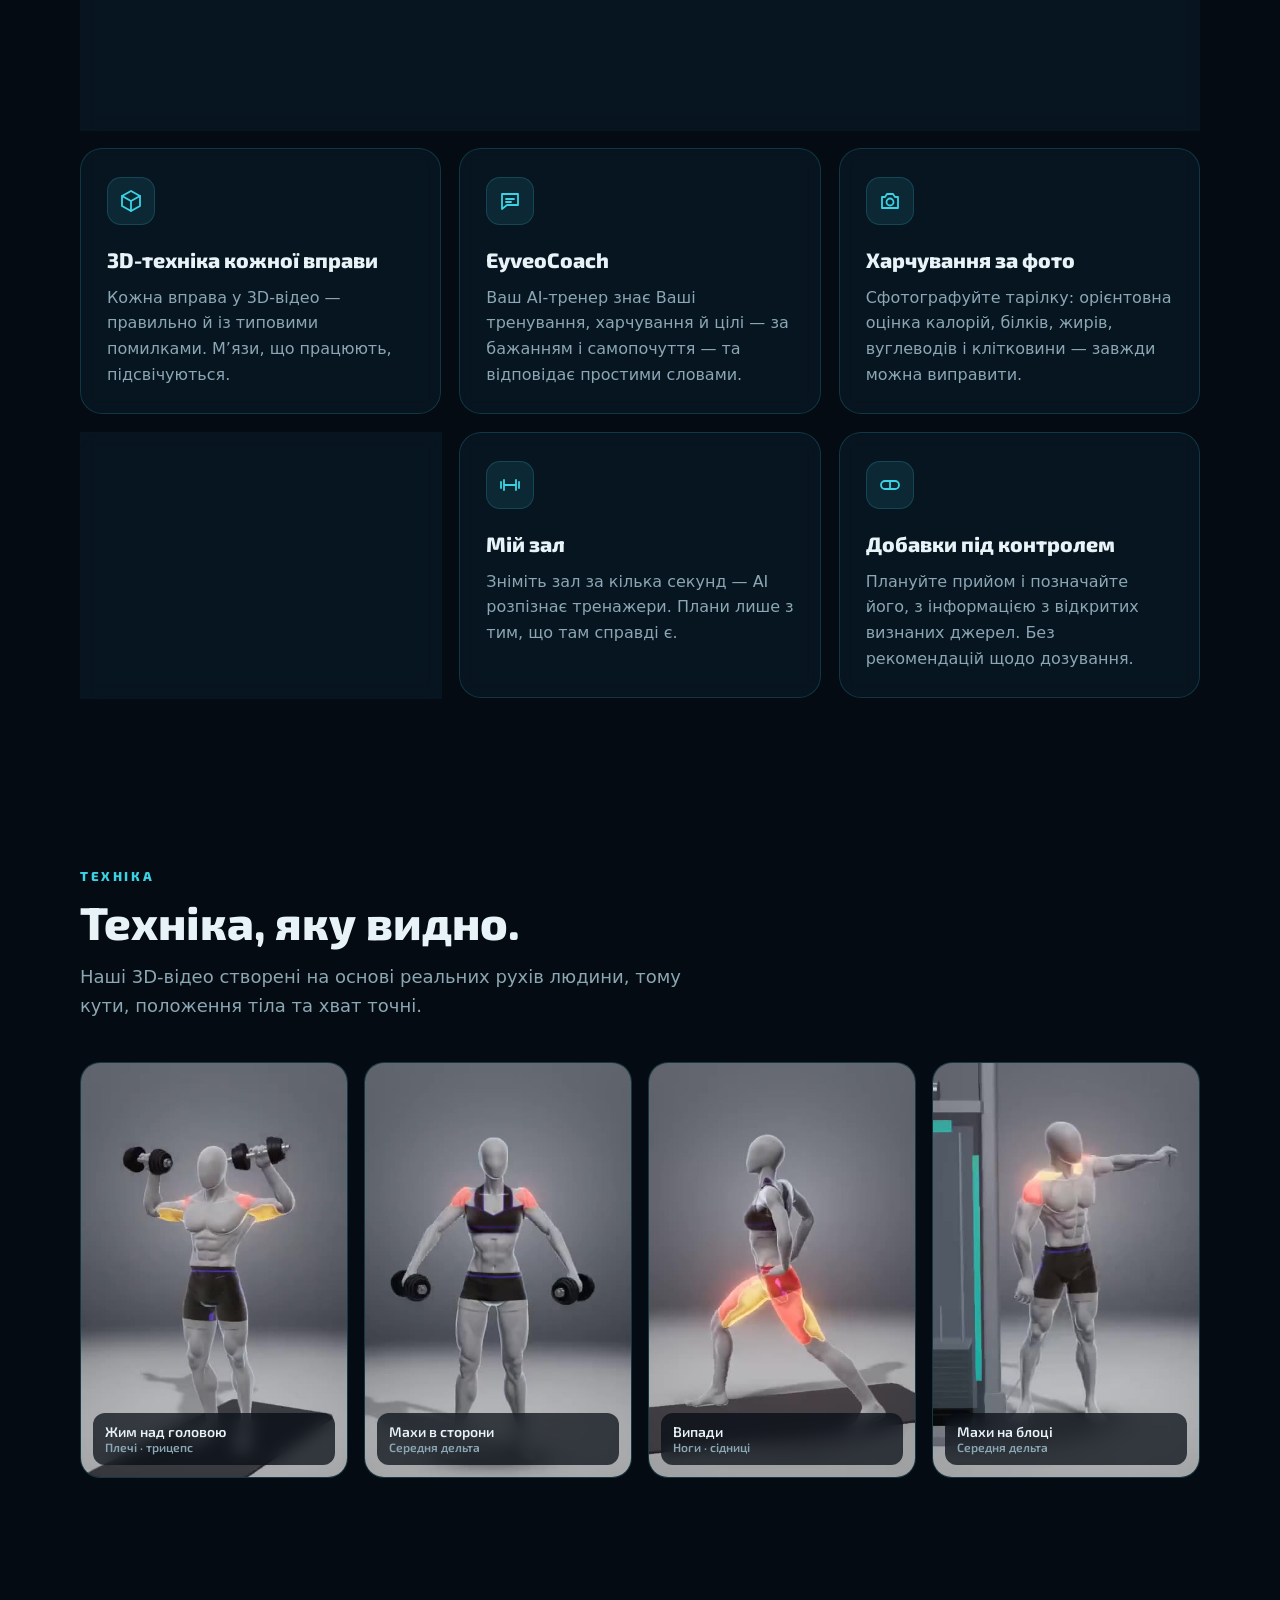
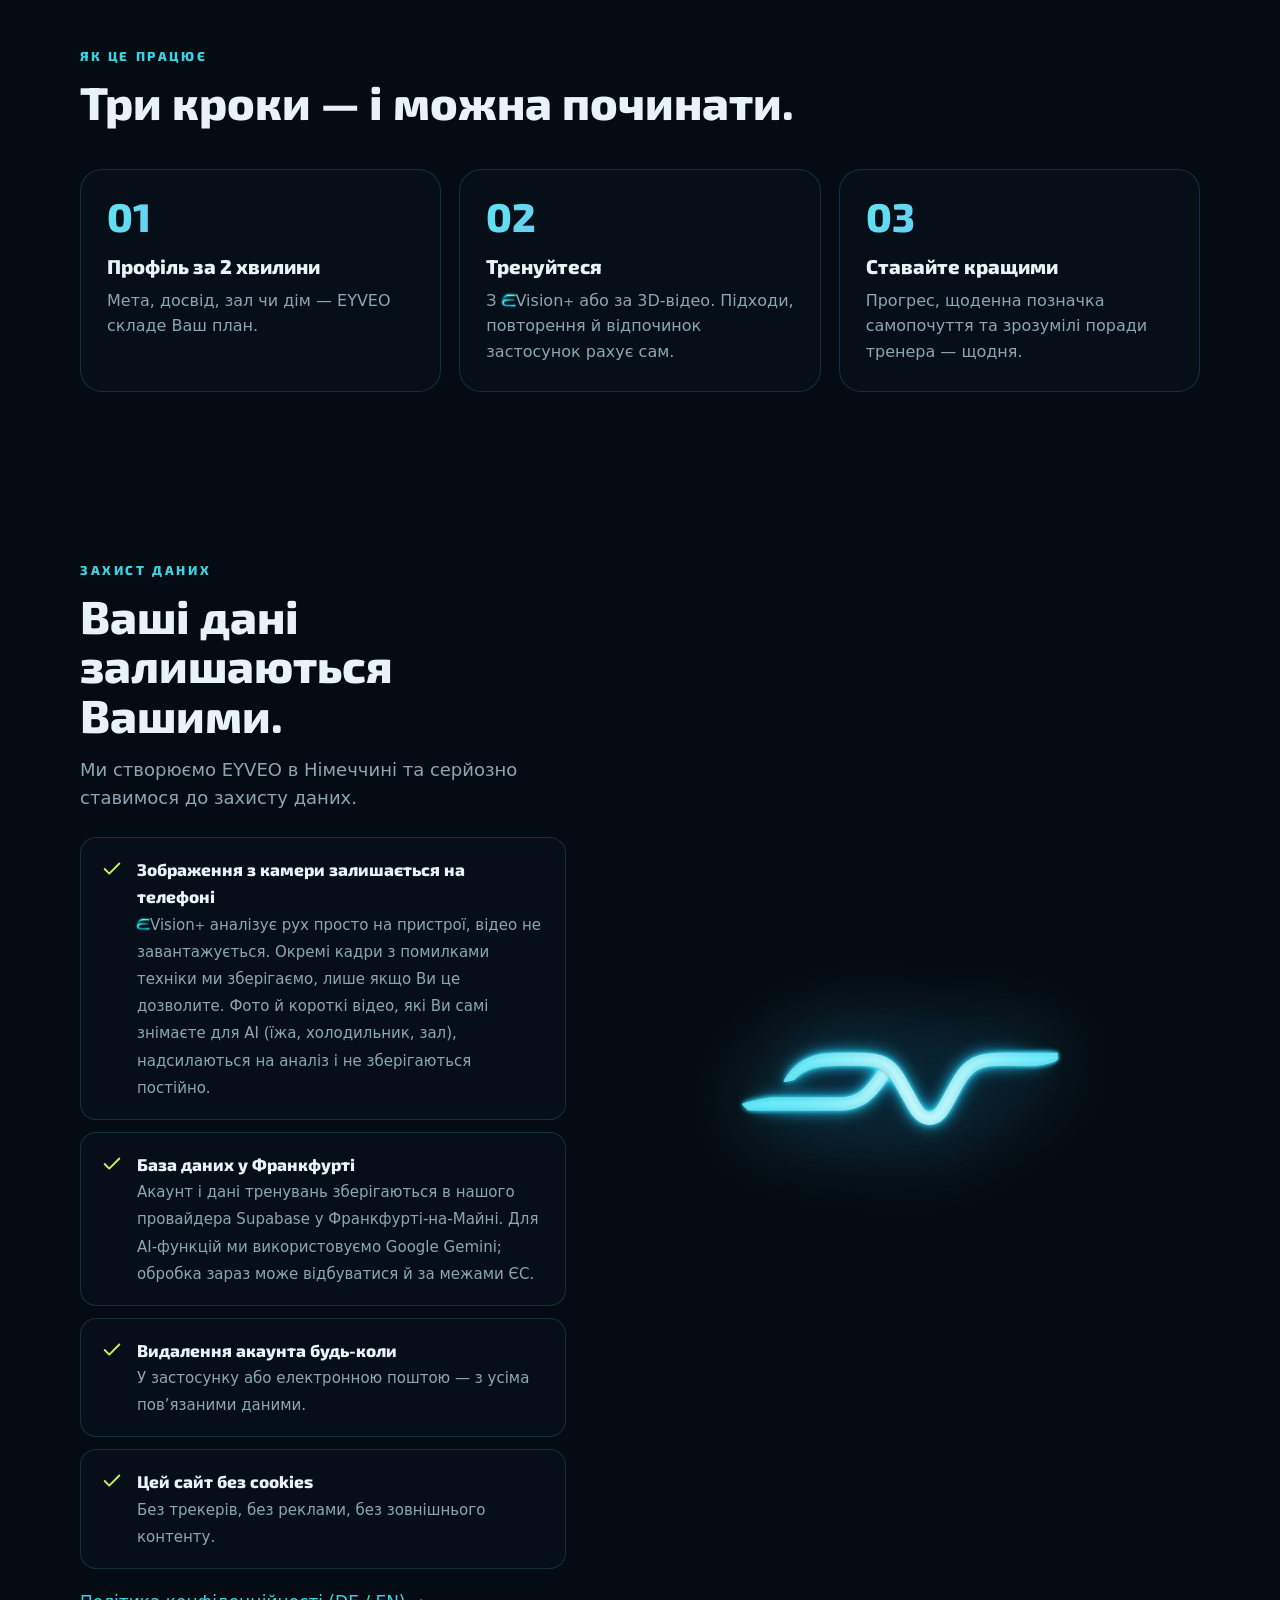
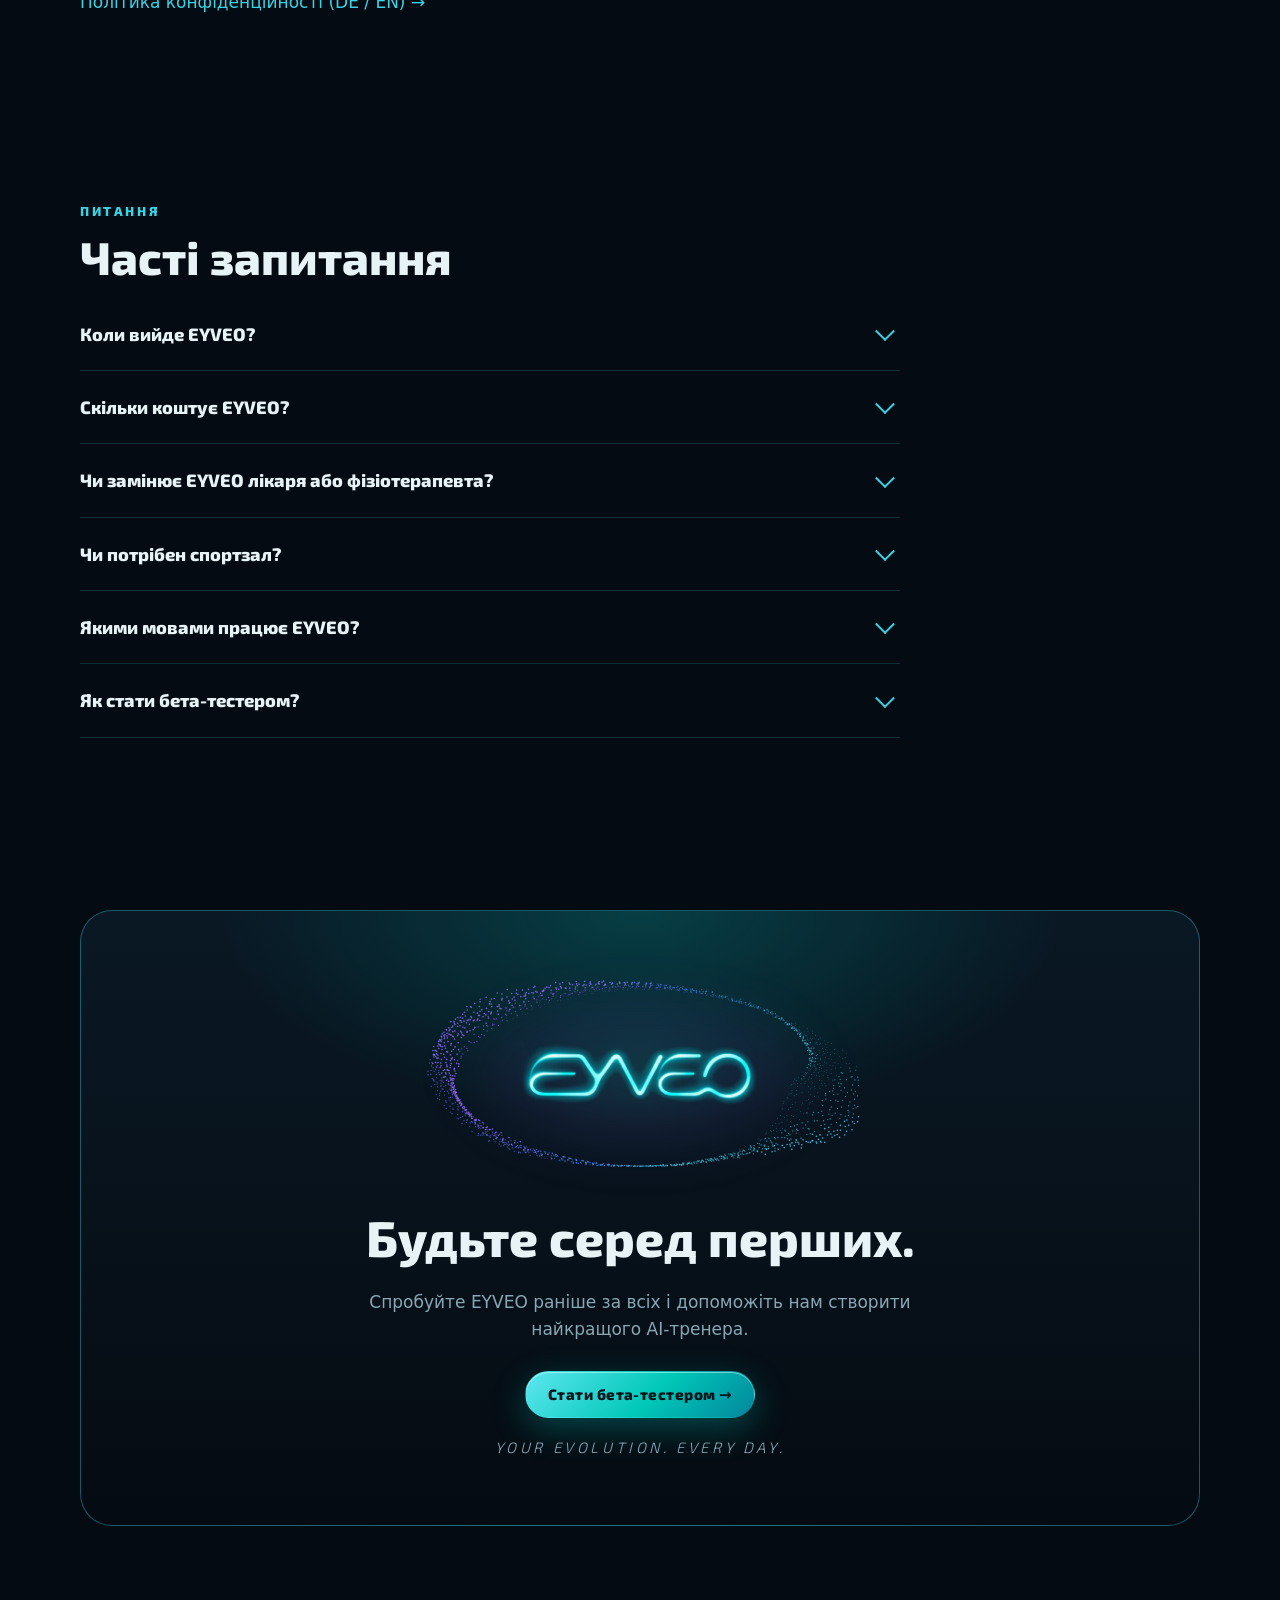
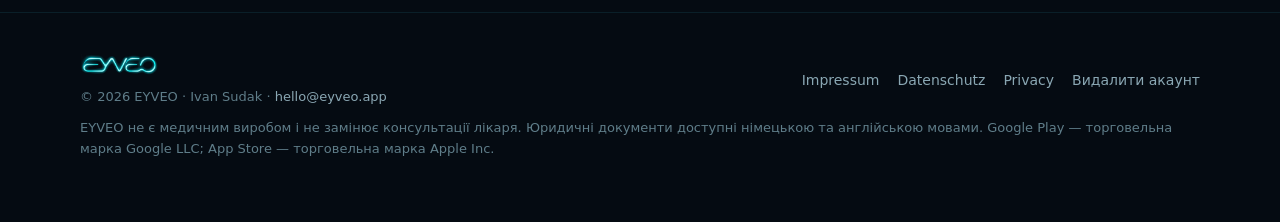
<file: uk/index.html>
<!DOCTYPE html>
<html lang="uk">
<head>
<meta charset="utf-8">
<meta name="viewport" content="width=device-width,initial-scale=1,viewport-fit=cover">
<title>EYVEO · AI-фітнес-тренер, який бачить Вашу техніку</title>
<meta name="description" content="EYVEO рахує повторення через камеру телефона, виправляє техніку в реальному часі, показує кожну вправу в 3D і складає тренування та харчування під Вас. Незабаром у Google Play та App Store.">
<meta name="robots" content="index,follow">
<meta name="theme-color" content="#050b12">
<link rel="canonical" href="https://eyveo.app/uk/">
<link rel="alternate" hreflang="de" href="https://eyveo.app/"><link rel="alternate" hreflang="en" href="https://eyveo.app/en/"><link rel="alternate" hreflang="ru" href="https://eyveo.app/ru/"><link rel="alternate" hreflang="uk" href="https://eyveo.app/uk/">
<link rel="alternate" hreflang="x-default" href="https://eyveo.app/">
<meta property="og:type" content="website"><meta property="og:url" content="https://eyveo.app/uk/">
<meta property="og:title" content="EYVEO · AI-фітнес-тренер, який бачить Вашу техніку"><meta property="og:description" content="EYVEO рахує повторення через камеру телефона, виправляє техніку в реальному часі, показує кожну вправу в 3D і складає тренування та харчування під Вас. Незабаром у Google Play та App Store.">
<meta property="og:image" content="https://eyveo.app/assets/media/og.jpg"><meta name="twitter:card" content="summary_large_image">
<link rel="icon" href="/assets/media/icon-32.png" sizes="32x32"><link rel="apple-touch-icon" href="/assets/media/icon-180.png">
<link rel="preload" href="/assets/fonts/exo-2-latin-800-normal.woff2" as="font" type="font/woff2" crossorigin>
<link rel="stylesheet" href="/assets/site.css">
</head>
<body>
<a class="skip" href="#main">Перейти до змісту</a>
<header class="nav"><div class="wrap">
<a class="brand" href="/uk/" aria-label="EYVEO"><img src="/assets/media/eyveo-logo-sm.webp" alt="EYVEO" width="98" height="30"></a>
<nav aria-label="Hauptnavigation"><a href="#features">Функції</a><a href="#technique">Техніка</a><a href="#privacy">Дані</a><a href="#faq">Питання</a></nav>
<details class="langs"><summary aria-label="Sprache / Language">UA</summary><div><a href="/" hreflang="de" lang="de"><b>DE</b>Deutsch</a><a href="/en/" hreflang="en" lang="en"><b>EN</b>English</a><a href="/ru/" hreflang="ru" lang="ru"><b>RU</b>Русский</a><a href="/uk/" hreflang="uk" lang="uk" aria-current="page"><b>UA</b>Українська</a></div></details>
<a class="btn btn-primary btn-sm" href="mailto:hello@eyveo.app?subject=EYVEO%20%D0%B1%D0%B5%D1%82%D0%B0-%D1%82%D0%B5%D1%81%D1%82&body=%D0%92%D1%96%D1%82%D0%B0%D1%8E%2C%20%D0%BA%D0%BE%D0%BC%D0%B0%D0%BD%D0%B4%D0%B0%20EYVEO%21%0A%0A%D0%AF%20%D1%85%D0%BE%D1%87%D1%83%20%D0%BF%D1%80%D0%BE%D1%82%D0%B5%D1%81%D1%82%D1%83%D0%B2%D0%B0%D1%82%D0%B8%20%D0%B7%D0%B0%D1%81%D1%82%D0%BE%D1%81%D1%83%D0%BD%D0%BE%D0%BA.%0A%D0%9C%D1%96%D0%B9%20%D1%82%D0%B5%D0%BB%D0%B5%D1%84%D0%BE%D0%BD%3A%20%28Android%20/%20iPhone%29%0A">Стати бета-тестером</a>
</div></header>
<main id="main">
<section class="hero"><div class="wrap">
<div class="copy">
<span class="eyebrow"><span class="dot"></span>AI-фітнес-тренер · триває бета-тест</span>
<h1>Тренер, який <span class="grad">бачить Вашу техніку.</span></h1>
<p class="lead">EYVEO рахує повторення та аналізує правильність виконання вправ за допомогою камери Вашого смартфона, одразу підказує, що потрібно покращити, і складає план тренувань та харчування, який справді підходить саме Вам.</p>
<div class="ctas"><a class="btn btn-primary" href="mailto:hello@eyveo.app?subject=EYVEO%20%D0%B1%D0%B5%D1%82%D0%B0-%D1%82%D0%B5%D1%81%D1%82&body=%D0%92%D1%96%D1%82%D0%B0%D1%8E%2C%20%D0%BA%D0%BE%D0%BC%D0%B0%D0%BD%D0%B4%D0%B0%20EYVEO%21%0A%0A%D0%AF%20%D1%85%D0%BE%D1%87%D1%83%20%D0%BF%D1%80%D0%BE%D1%82%D0%B5%D1%81%D1%82%D1%83%D0%B2%D0%B0%D1%82%D0%B8%20%D0%B7%D0%B0%D1%81%D1%82%D0%BE%D1%81%D1%83%D0%BD%D0%BE%D0%BA.%0A%D0%9C%D1%96%D0%B9%20%D1%82%D0%B5%D0%BB%D0%B5%D1%84%D0%BE%D0%BD%3A%20%28Android%20/%20iPhone%29%0A">Стати бета-тестером →</a><a class="btn btn-ghost" href="#features">Переглянути функції</a></div>
<div class="stores"><div class="store"><span>Незабаром у<b>Google Play</b></span></div><div class="store"><span>Незабаром в<b>App Store</b></span></div></div>
</div>
<div class="stage" aria-hidden="true">
<div class="halo"></div>
<svg class="ribbon" viewBox="0 0 620 360"><defs><linearGradient id="rg" x1="0" x2="1"><stop offset="0" stop-color="#5ee6f0"/><stop offset=".6" stop-color="#3bd3e4"/><stop offset="1" stop-color="#8f74ff"/></linearGradient></defs>
<path class="r2" d="M10 230 C120 120 210 300 310 180 S520 60 610 140"/><path class="r1" d="M10 230 C120 120 210 300 310 180 S520 60 610 140"/>
<path class="r2" d="M20 120 C150 240 260 60 360 170 S520 300 600 220"/><path class="r1" style="animation-delay:-3.5s" d="M20 120 C150 240 260 60 360 170 S520 300 600 220"/></svg>
<div class="phone"><div class="screen"><span class="notch"></span><img class="girl" src="/assets/media/ob-technik.webp" alt="" width="640" height="1137" fetchpriority="high">
<div class="hud"><div class="top"><span><span class="evb" role="img" aria-label="EVision+"><span class="be"><img src="/assets/media/brand-e.webp" alt="" width="269" height="277"></span>VISION<span class="pl">+</span></span></span></div><div class="reps">8<small>ПОВТОРЕННЯ · 8 / 12</small></div></div></div></div>
<div class="chip c1"><i>✓</i><div>Чисте повторення<small>Повтор зараховано</small></div></div>
<div class="chip c2"><i>↗</i><div>Коліна назовні<small>Підказка в реальному часі</small></div></div>
<div class="chip c3"><i>●</i><div>Ноги · сідниці<small>Цільові м’язи</small></div></div>
</div>
</div></section>
<div class="stats"><div class="wrap"><div class="stat reveal"><b>50+</b><span>вправ із 3D-відео техніки</span></div><div class="stat reveal"><b>3D</b><span>інтерактивні моделі для жінок і чоловіків</span></div><div class="stat reveal"><b>Live</b><span>підказки щодо техніки просто під час підходу</span></div><div class="stat reveal"><b>FRA</b><span>база даних у Франкфурті-на-Майні</span></div></div></div>
<section class="brandsec"><div class="wrap">
<a class="halo-logo " href="/uk/" aria-label="EYVEO — головна" style="--w:760px;--ar:760/400"><span class="hglow"></span><canvas aria-hidden="true"></canvas><img src="/assets/media/eyveo-logo.webp" alt="EYVEO" width="420" height="128"></a>
<h2 class="brand-h"><span>Your Evolution.</span> <span>Every Day.</span></h2>
</div></section>
<section class="showcase"><div class="wrap">
<div class="kicker">Застосунок</div><h2 class="sec-h">Що EYVEO може зробити для Вас.</h2><div style="height:26px"></div>
<div class="shots"><article class="shot reveal"><div class="pic"><img src="/assets/media/ob-squat.webp" alt="" width="640" height="1137" loading="lazy"><span class="bub v p-lt"><span class="evb" role="img" aria-label="EVision+"><span class="be"><img src="/assets/media/brand-e.webp" alt="" width="269" height="277"></span>Vision<span class="pl">+</span></span> · 8 / 12</span><span class="bub a p-rm">Коліна назовні</span><span class="bub c p-lb">Нижче</span></div><h3>Кожне повторення має значення.</h3><p>Поставте телефон: <span class="evb" role="img" aria-label="EVision+"><span class="be"><img src="/assets/media/brand-e.webp" alt="" width="269" height="277"></span>Vision<span class="pl">+</span></span> стежить за технікою, рахує повторення й підказує голосом.</p><div class="chips"><span>Відстеження в реальному часі</span><span>Підрахунок повторень</span><span>Аналіз техніки</span></div></article><article class="shot reveal"><div class="pic"><img src="/assets/media/ob-food.webp" alt="" width="640" height="1137" loading="lazy"><span class="bub a p-lt">Лосось, рис · бл. 540 ккал</span><span class="bub g p-rb">Б 38 · Ж 21 · В 52</span></div><h3>Одне фото — усе про харчування.</h3><p>Сфотографуйте страву: EYVEO розпізнає її та за секунди оцінить калорії й БЖВ. Усе можна виправити вручну.</p><div class="chips"><span>Розпізнавання страв</span><span>Калорії та БЖВ</span><span>Щоденник харчування</span></div></article><article class="shot reveal"><div class="pic"><img src="/assets/media/ob-twin.webp" alt="" width="640" height="1137" loading="lazy"><span class="bub v p-lt">Сон 6 год · легкий день</span><span class="bub g p-rb">+2,5 кг у жимі</span></div><h3>Тренування, які підлаштовуються під Вас.</h3><p>Самопочуття, відновлення та прогрес визначають Ваше наступне тренування.</p><div class="chips"><span>Відновлення</span><span>Адаптація</span><span>Особистий план</span></div></article></div>
<p class="ill">Зображення наведено для прикладу.</p>
</div></section>
<section id="features"><div class="wrap">
<div class="kicker">Функції</div><h2 class="sec-h">EYVEO — Ваш тренер і нутриціолог.</h2><p class="sec-p">Допоможе Вам із тренуваннями, технікою та підбором харчування. Застосунок, який знає Вас і щодня вчиться разом із Вами.</p>
<div class="grid"><article class="card feat reveal"><div><span class="tag">НОВЕ</span><div class="ic"><svg viewBox="0 0 24 24"><path d="M2 12s3.6-7 10-7 10 7 10 7-3.6 7-10 7S2 12 2 12z"/><circle cx="12" cy="12" r="3"/><path d="M12 2v2M12 20v2"/></svg></div><h3><span class="evb" role="img" aria-label="EVision+"><span class="be"><img src="/assets/media/brand-e.webp" alt="" width="269" height="277"></span>Vision<span class="pl">+</span></span></h3><p>Ваш телефон стає тренером. Поставте його й тренуйтеся — <span class="evb" role="img" aria-label="EVision+"><span class="be"><img src="/assets/media/brand-e.webp" alt="" width="269" height="277"></span>Vision<span class="pl">+</span></span> рахує повторення та виправляє техніку в реальному часі.</p><ul><li>Сам рахує повторення</li><li>Помічає типові помилки — наприклад, коліна всередину або круглу спину</li><li>Підказує голосом — не треба дивитися на екран</li><li>Аналіз зображення повністю на Вашому телефоні</li></ul></div><div class="mini"><video src="/assets/media/machine_shoulder_press_m.mp4" poster="/assets/media/machine_shoulder_press_m.jpg" autoplay muted loop playsinline preload="metadata" aria-hidden="true"></video></div></article><article class="card reveal"><div class="ic"><svg viewBox="0 0 24 24"><path d="M12 2l9 5v10l-9 5-9-5V7z"/><path d="M12 22V12M21 7l-9 5-9-5"/></svg></div><h3>3D-техніка кожної вправи</h3><p>Кожна вправа у 3D-відео — правильно й із типовими помилками. М’язи, що працюють, підсвічуються.</p></article><article class="card reveal"><div class="ic"><svg viewBox="0 0 24 24"><path d="M4 5h16v11H9l-5 4z"/><path d="M8 10h8M8 13h5"/></svg></div><h3>EyveoCoach</h3><p>Ваш AI-тренер знає Ваші тренування, харчування й цілі — за бажанням і самопочуття — та відповідає простими словами.</p></article><article class="card reveal"><div class="ic"><svg viewBox="0 0 24 24"><path d="M4 8h3l2-3h6l2 3h3v11H4z"/><circle cx="12" cy="13" r="3.5"/></svg></div><h3>Харчування за фото</h3><p>Сфотографуйте тарілку: орієнтовна оцінка калорій, білків, жирів, вуглеводів і клітковини — завжди можна виправити.</p></article><article class="card reveal"><div class="ic"><svg viewBox="0 0 24 24"><path d="M6 13a4 4 0 1 1 2-7.5A4 4 0 0 1 16 5.5 4 4 0 1 1 18 13v6H6z"/><path d="M6 16h12"/></svg></div><h3>EYVEO Chef</h3><p>Скануйте Ваші продукти й отримайте меню та рецепти лише з того, що є вдома, — під Ваші тренування та Вашу мету.</p></article><article class="card reveal"><div class="ic"><svg viewBox="0 0 24 24"><path d="M3 9v6M6 7v10M18 7v10M21 9v6M6 12h12"/></svg></div><h3>Мій зал</h3><p>Зніміть зал за кілька секунд — AI розпізнає тренажери. Плани лише з тим, що там справді є.</p></article><article class="card reveal"><div class="ic"><svg viewBox="0 0 24 24"><rect x="3" y="8" width="18" height="8" rx="4"/><path d="M12 8v8"/></svg></div><h3>Добавки під контролем</h3><p>Плануйте прийом і позначайте його, з інформацією з відкритих визнаних джерел. Без рекомендацій щодо дозування.</p></article></div>
</div></section>
<section id="technique"><div class="wrap">
<div class="kicker">Техніка</div><h2 class="sec-h">Техніка, яку видно.</h2><p class="sec-p">Наші 3D-відео створені на основі реальних рухів людини, тому кути, положення тіла та хват точні.</p>
<div class="gallery"><figure class="tile reveal"><video src="/assets/media/press_m.mp4" poster="/assets/media/press_m.jpg" autoplay muted loop playsinline preload="metadata" aria-hidden="true"></video><figcaption>Жим над головою<small>Плечі · трицепс</small></figcaption></figure><figure class="tile reveal"><video src="/assets/media/lateral_f.mp4" poster="/assets/media/lateral_f.jpg" autoplay muted loop playsinline preload="metadata" aria-hidden="true"></video><figcaption>Махи в сторони<small>Середня дельта</small></figcaption></figure><figure class="tile reveal"><video src="/assets/media/lunge_rk_f.mp4" poster="/assets/media/lunge_rk_f.jpg" autoplay muted loop playsinline preload="metadata" aria-hidden="true"></video><figcaption>Випади<small>Ноги · сідниці</small></figcaption></figure><figure class="tile reveal"><video src="/assets/media/cable_lateral_raise_m.mp4" poster="/assets/media/cable_lateral_raise_m.jpg" autoplay muted loop playsinline preload="metadata" aria-hidden="true"></video><figcaption>Махи на блоці<small>Середня дельта</small></figcaption></figure></div>
</div></section>
<section><div class="wrap">
<div class="kicker">Як це працює</div><h2 class="sec-h">Три кроки — і можна починати.</h2><div style="height:26px"></div>
<div class="steps"><div class="step reveal"><h3>Профіль за 2 хвилини</h3><p>Мета, досвід, зал чи дім — EYVEO складе Ваш план.</p></div><div class="step reveal"><h3>Тренуйтеся</h3><p>З <span class="evb" role="img" aria-label="EVision+"><span class="be"><img src="/assets/media/brand-e.webp" alt="" width="269" height="277"></span>Vision<span class="pl">+</span></span> або за 3D-відео. Підходи, повторення й відпочинок застосунок рахує сам.</p></div><div class="step reveal"><h3>Ставайте кращими</h3><p>Прогрес, щоденна позначка самопочуття та зрозумілі поради тренера — щодня.</p></div></div>
</div></section>
<section id="privacy"><div class="wrap privacy">
<div><div class="kicker">Захист даних</div><h2 class="sec-h">Ваші дані залишаються Вашими.</h2><p class="sec-p" style="margin-bottom:24px">Ми створюємо EYVEO в Німеччині та серйозно ставимося до захисту даних.</p>
<div class="plist"><div class="pitem reveal"><svg viewBox="0 0 24 24"><path d="M4 12l5 5L20 6"/></svg><div><b>Зображення з камери залишається на телефоні</b><span><span class="evb" role="img" aria-label="EVision+"><span class="be"><img src="/assets/media/brand-e.webp" alt="" width="269" height="277"></span>Vision<span class="pl">+</span></span> аналізує рух просто на пристрої, відео не завантажується. Окремі кадри з помилками техніки ми зберігаємо, лише якщо Ви це дозволите. Фото й короткі відео, які Ви самі знімаєте для AI (їжа, холодильник, зал), надсилаються на аналіз і не зберігаються постійно.</span></div></div><div class="pitem reveal"><svg viewBox="0 0 24 24"><path d="M4 12l5 5L20 6"/></svg><div><b>База даних у Франкфурті</b><span>Акаунт і дані тренувань зберігаються в нашого провайдера Supabase у Франкфурті-на-Майні. Для AI-функцій ми використовуємо Google Gemini; обробка зараз може відбуватися й за межами ЄС.</span></div></div><div class="pitem reveal"><svg viewBox="0 0 24 24"><path d="M4 12l5 5L20 6"/></svg><div><b>Видалення акаунта будь-коли</b><span>У застосунку або електронною поштою — з усіма пов’язаними даними.</span></div></div><div class="pitem reveal"><svg viewBox="0 0 24 24"><path d="M4 12l5 5L20 6"/></svg><div><b>Цей сайт без cookies</b><span>Без трекерів, без реклами, без зовнішнього контенту.</span></div></div></div><p style="margin-top:20px"><a href="/privacy">Політика конфіденційності (DE / EN) →</a></p></div>
<img class="symbol" src="/assets/media/eyveo-symbol.webp" alt="" width="380" height="380" loading="lazy">
</div></section>
<section id="faq"><div class="wrap">
<div class="kicker">Питання</div><h2 class="sec-h">Часті запитання</h2>
<div class="faq"><details><summary>Коли вийде EYVEO?</summary><p>Зараз застосунок тестує невелика група. Спершу вийде Android, потім iOS. Напишіть нам, якщо хочете долучитися.</p></details><details><summary>Скільки коштує EYVEO?</summary><p>Ціни ми оголосимо перед запуском. Під час бета-тесту застосунок для тестерів безкоштовний.</p></details><details><summary>Чи замінює EYVEO лікаря або фізіотерапевта?</summary><p>Ні. EYVEO — фітнес- і wellness-тренер, він не дає медичних порад. Якщо маєте скарги чи хронічні захворювання, спершу порадьтеся з лікарем.</p></details><details><summary>Чи потрібен спортзал?</summary><p>Не обов’язково — ми запропонуємо Вам вправи для дому, без інвентарю або з тим інвентарем, який є у Вас удома. Функція «Мій зал» підлаштовує план тренувань під Ваші можливості.</p></details><details><summary>Якими мовами працює EYVEO?</summary><p>Зараз ми готуємо німецьку та англійську версії, інші мови з’являться згодом.</p></details><details><summary>Як стати бета-тестером?</summary><p>Напишіть короткий лист на hello@eyveo.app і вкажіть модель телефона. Ми відповімо.</p></details></div>
</div></section>
<section><div class="wrap"><div class="cta reveal">
<a class="halo-logo halo-sm" href="/uk/" aria-label="EYVEO — головна" style="--w:440px;--ar:440/230"><span class="hglow"></span><canvas aria-hidden="true"></canvas><img src="/assets/media/eyveo-logo.webp" alt="EYVEO" width="230" height="70"></a>
<h2>Будьте серед перших.</h2><p>Спробуйте EYVEO раніше за всіх і допоможіть нам створити найкращого AI-тренера.</p>
<div class="ctas"><a class="btn btn-primary" href="mailto:hello@eyveo.app?subject=EYVEO%20%D0%B1%D0%B5%D1%82%D0%B0-%D1%82%D0%B5%D1%81%D1%82&body=%D0%92%D1%96%D1%82%D0%B0%D1%8E%2C%20%D0%BA%D0%BE%D0%BC%D0%B0%D0%BD%D0%B4%D0%B0%20EYVEO%21%0A%0A%D0%AF%20%D1%85%D0%BE%D1%87%D1%83%20%D0%BF%D1%80%D0%BE%D1%82%D0%B5%D1%81%D1%82%D1%83%D0%B2%D0%B0%D1%82%D0%B8%20%D0%B7%D0%B0%D1%81%D1%82%D0%BE%D1%81%D1%83%D0%BD%D0%BE%D0%BA.%0A%D0%9C%D1%96%D0%B9%20%D1%82%D0%B5%D0%BB%D0%B5%D1%84%D0%BE%D0%BD%3A%20%28Android%20/%20iPhone%29%0A">Стати бета-тестером →</a></div>
<div class="slogan">Your Evolution. Every Day.</div>
</div></div></section>
</main>
<footer class="foot"><div class="wrap">
<div><img src="/assets/media/eyveo-logo-sm.webp" alt="EYVEO" width="79" height="24"><div class="note">© 2026 EYVEO · Ivan Sudak · <a href="mailto:hello@eyveo.app">hello@eyveo.app</a></div></div>
<nav aria-label="Rechtliches"><a href="/impressum">Impressum</a><a href="/datenschutz">Datenschutz</a><a href="/privacy">Privacy</a><a href="/delete-account">Видалити акаунт</a></nav>
</div><div class="wrap"><p class="note">EYVEO не є медичним виробом і не замінює консультації лікаря. Юридичні документи доступні німецькою та англійською мовами. Google Play — торговельна марка Google LLC; App Store — торговельна марка Apple Inc.</p></div></footer>
<script src="/assets/halo.js" defer></script>
</body>
</html>
</file>
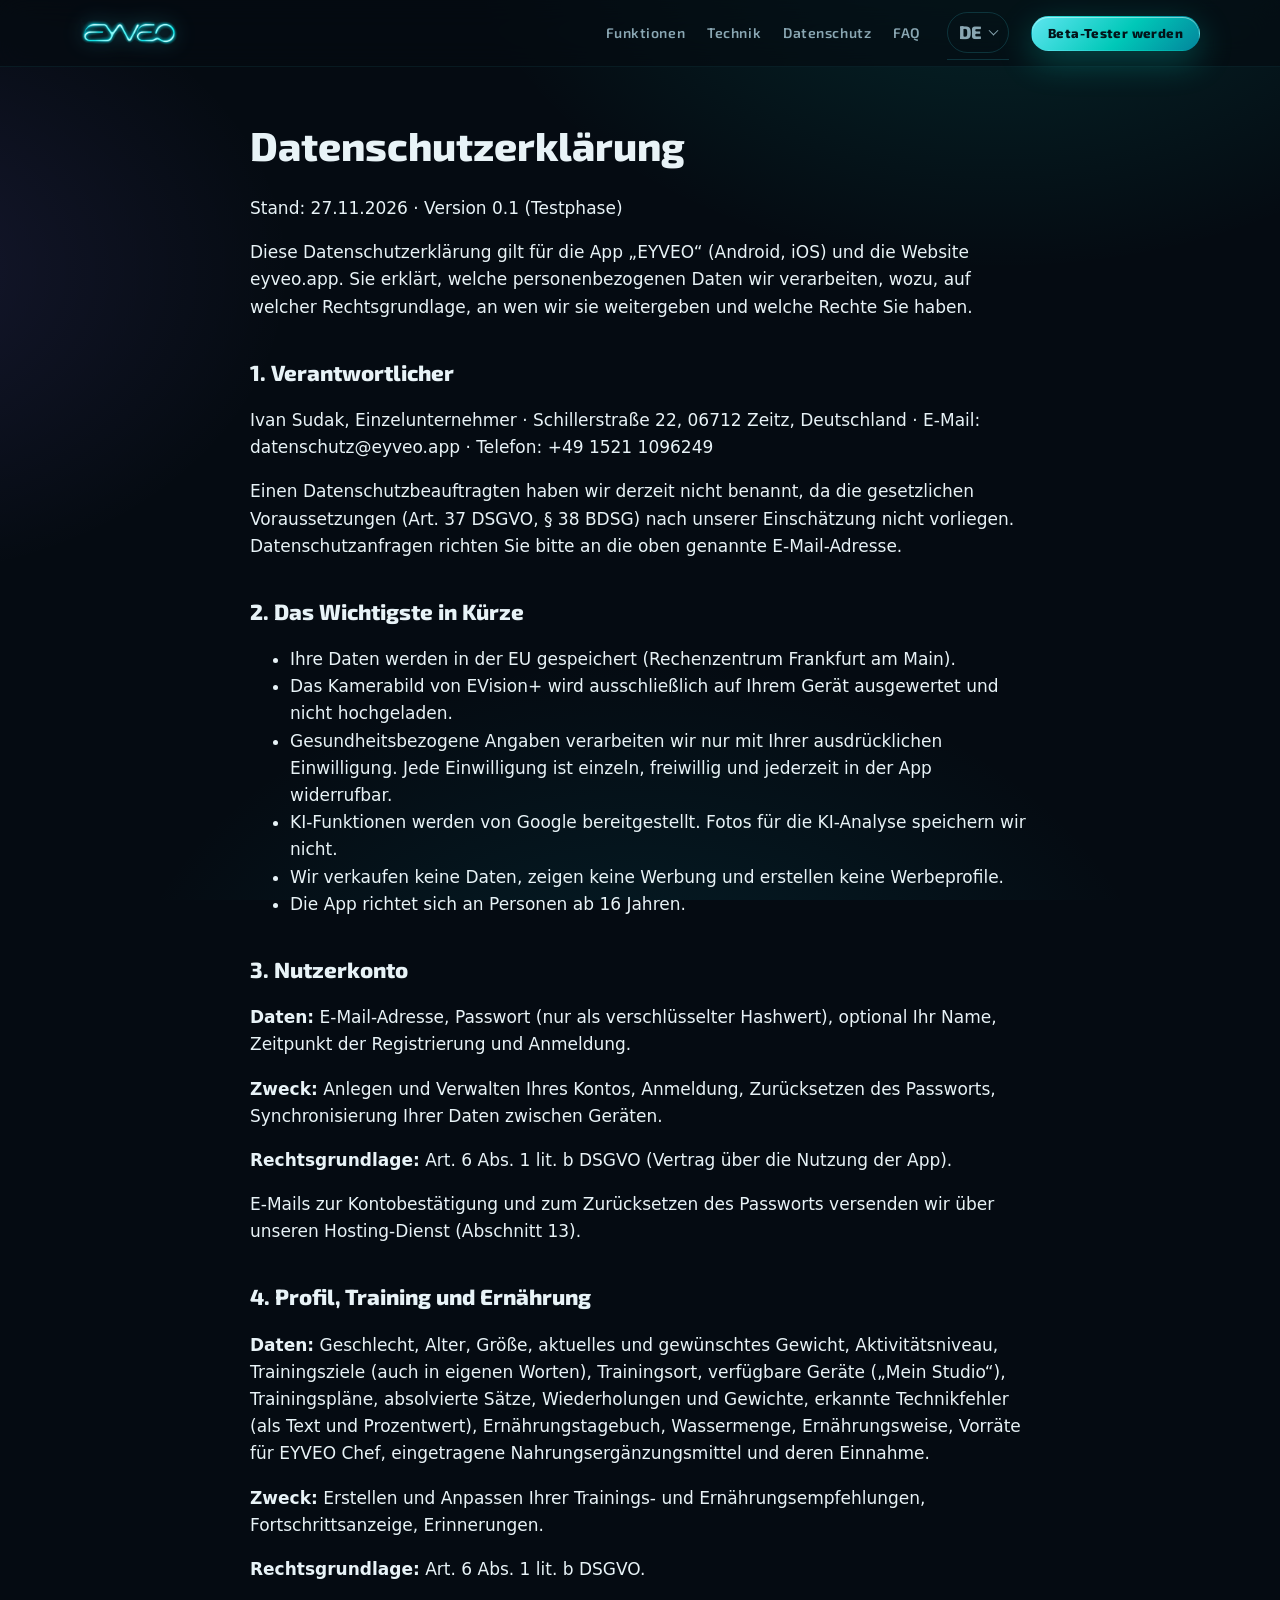
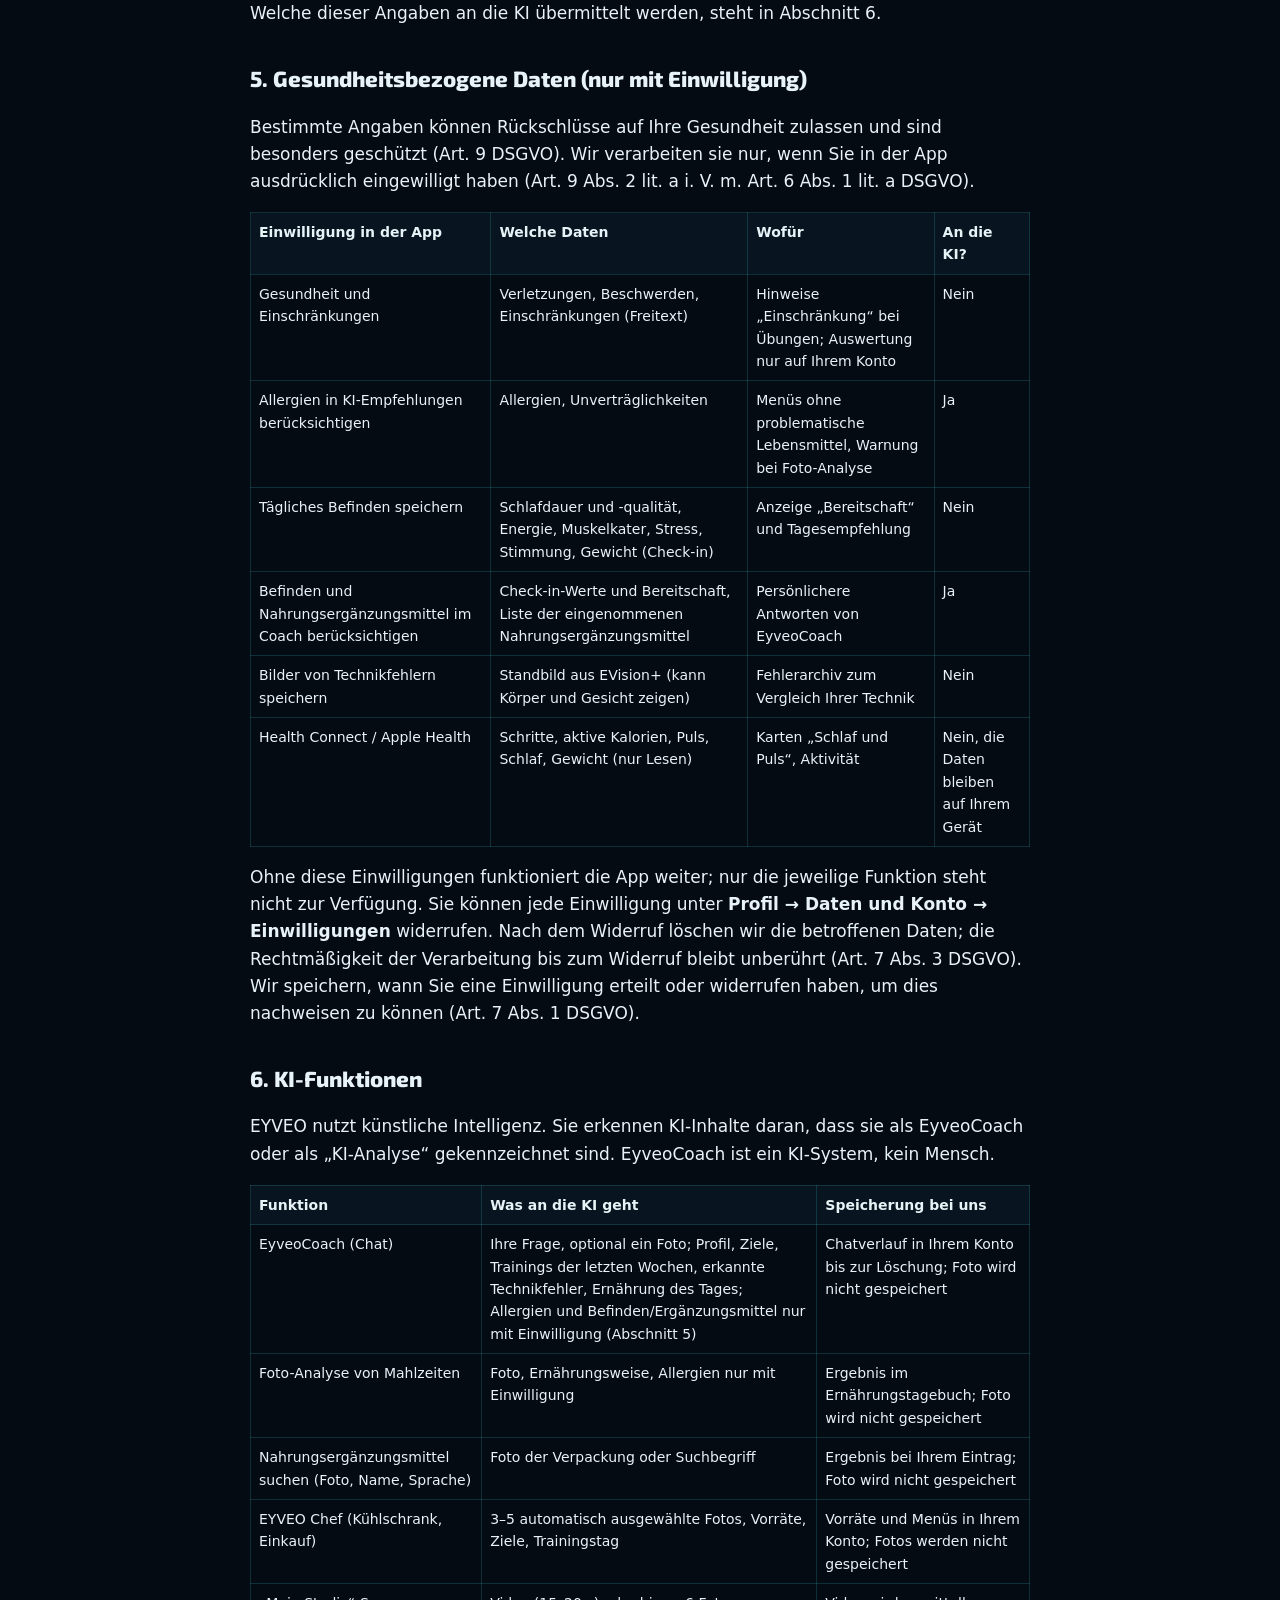
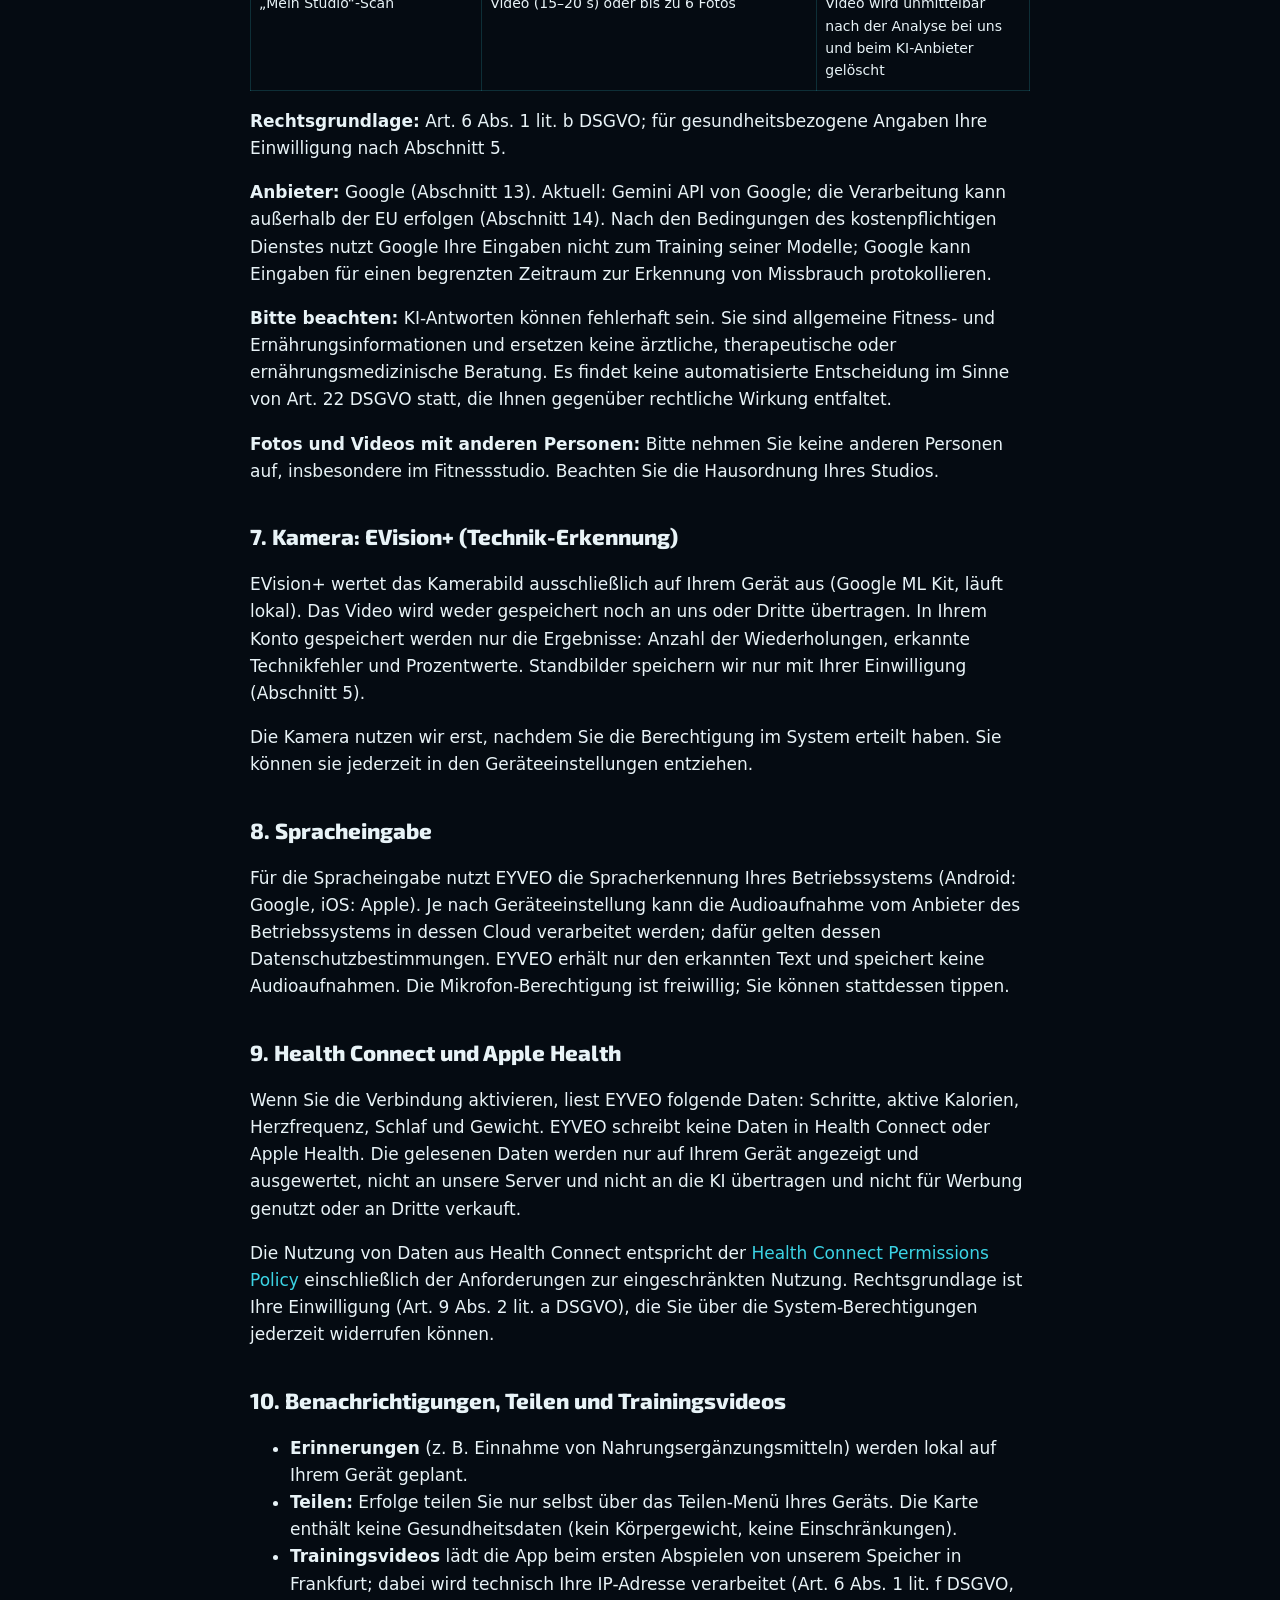
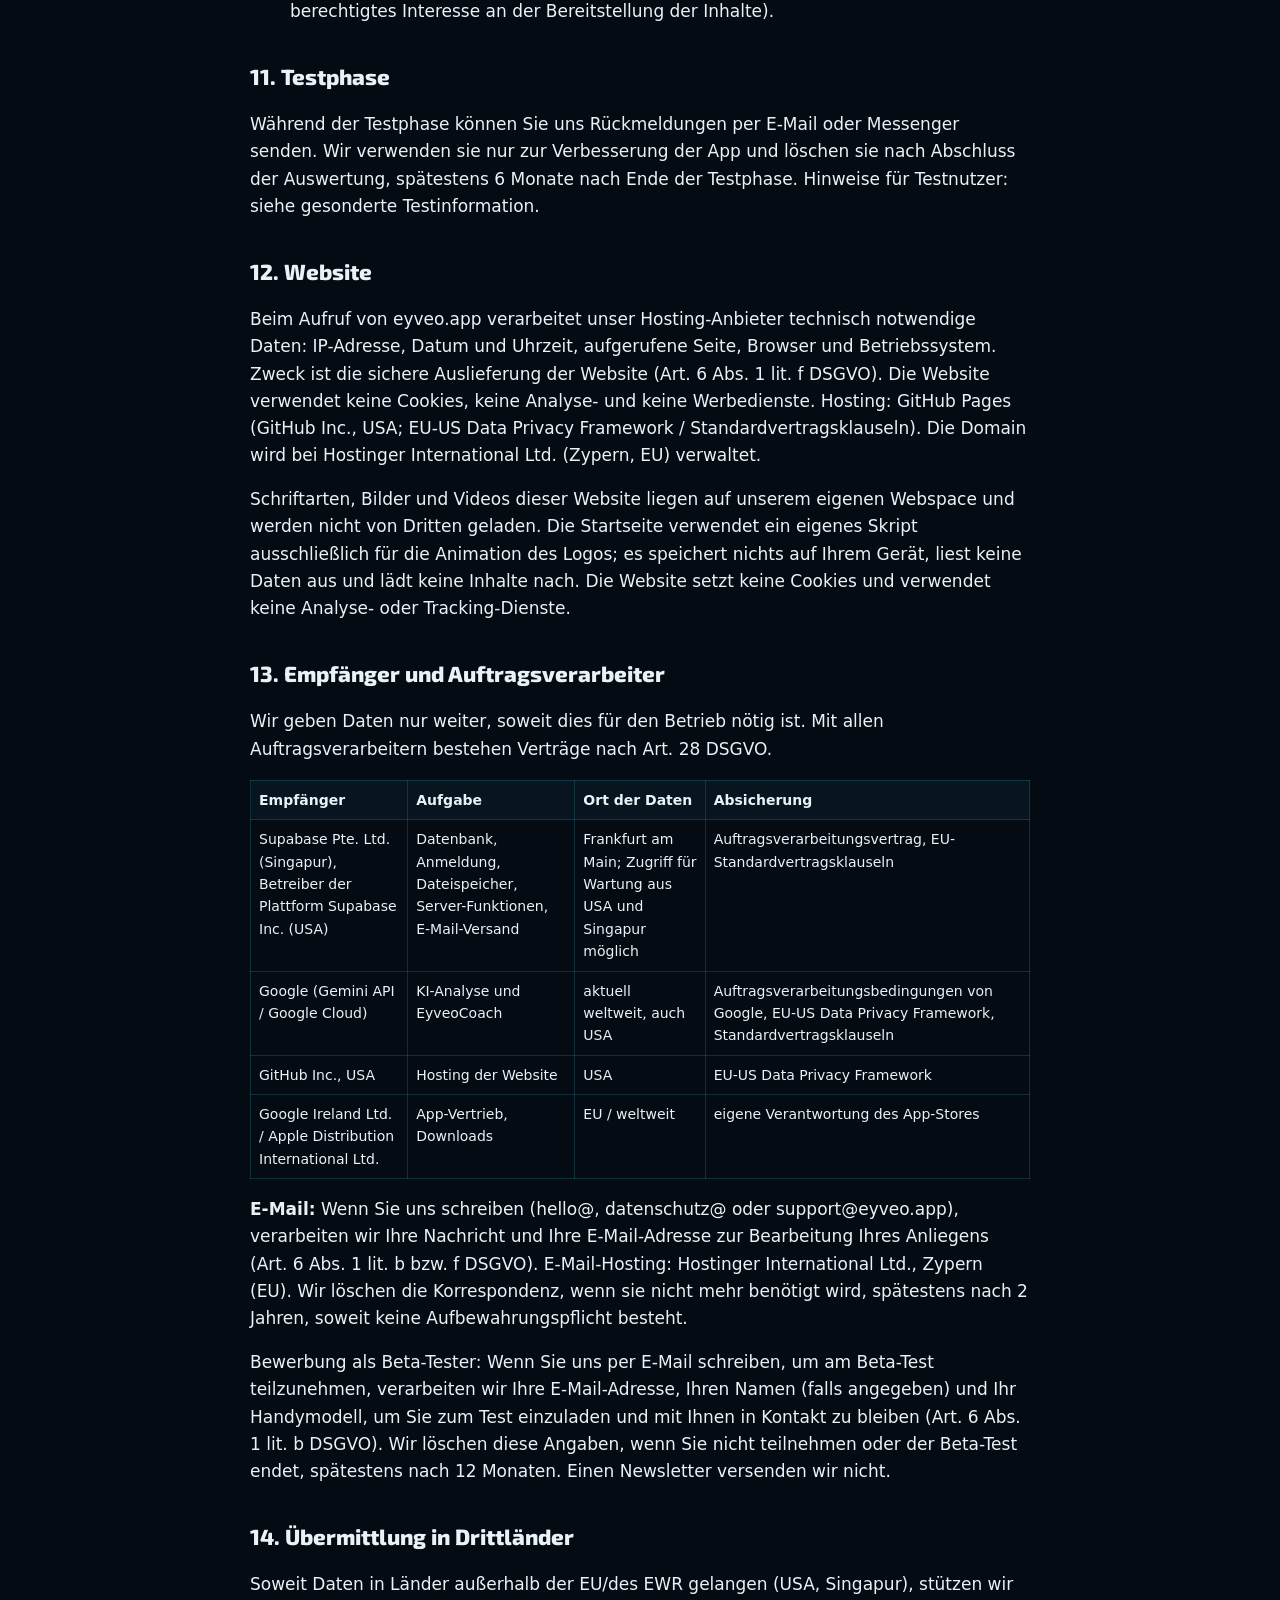
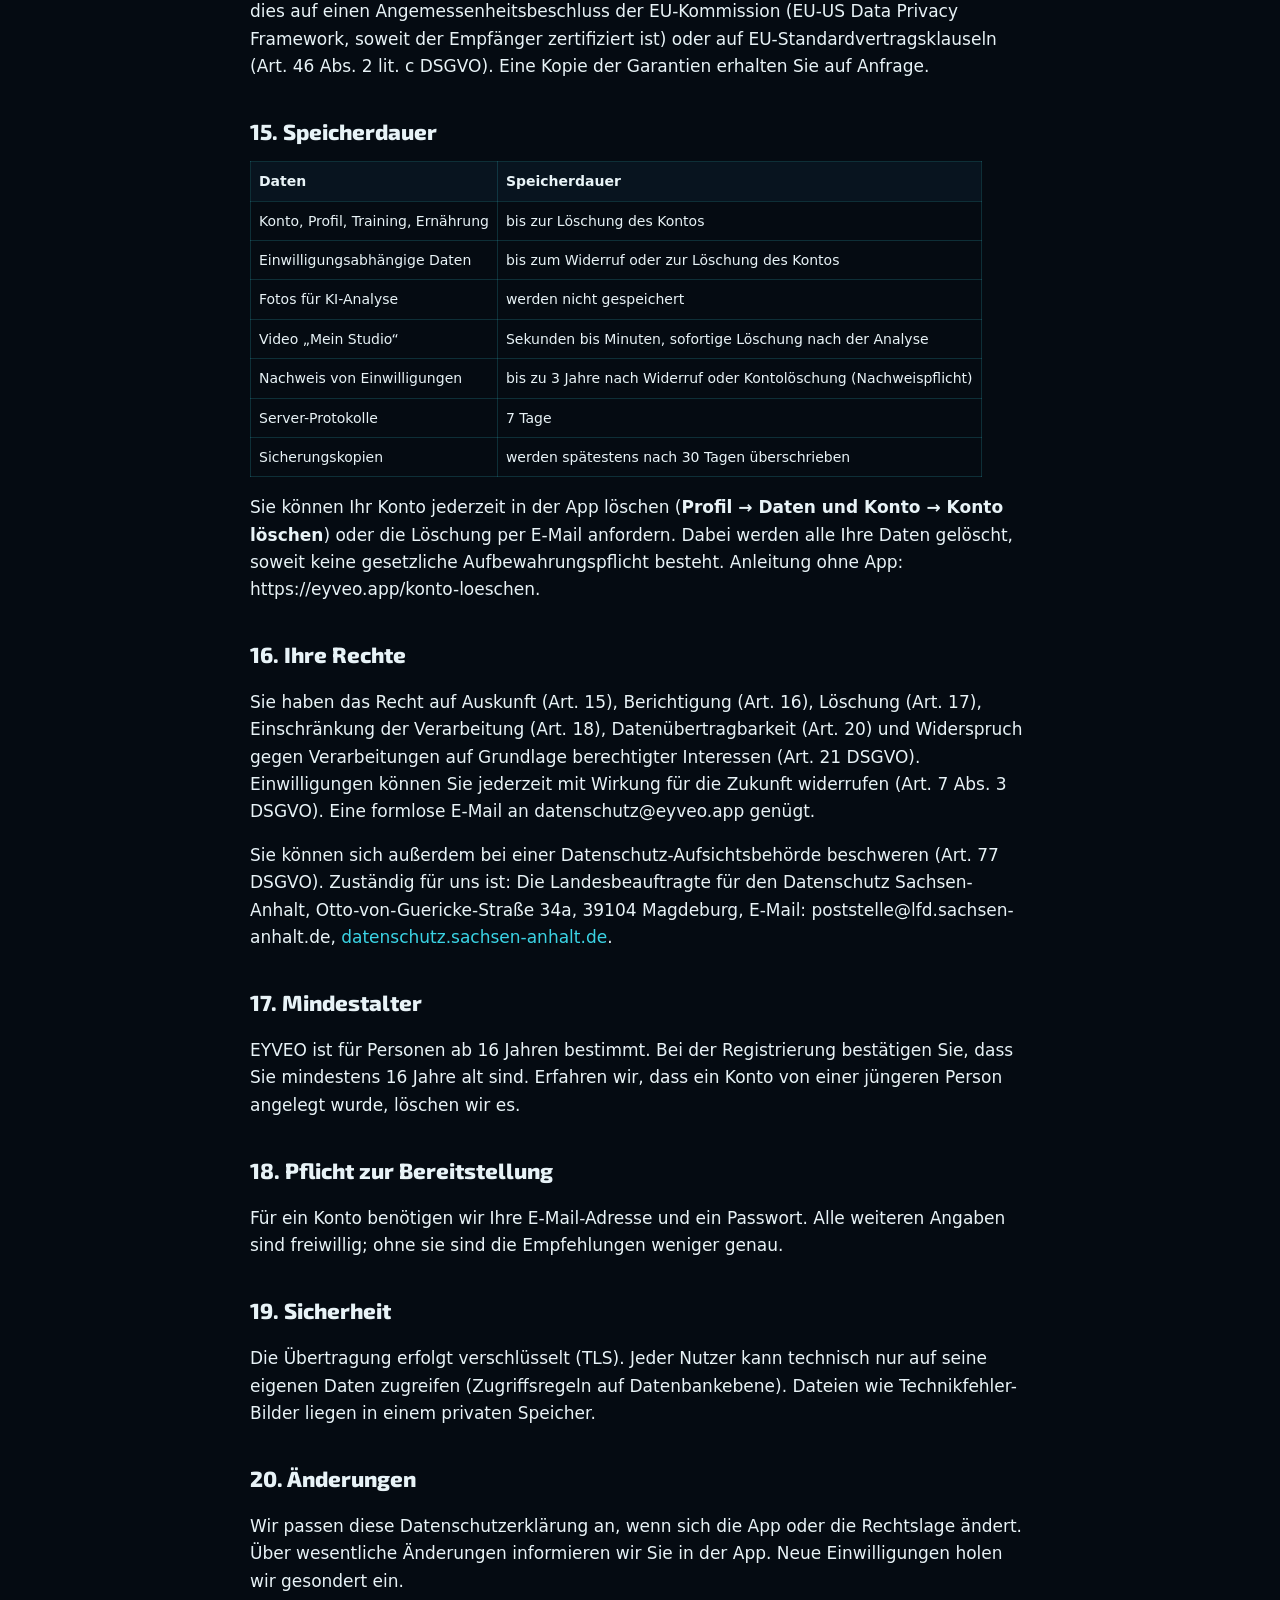
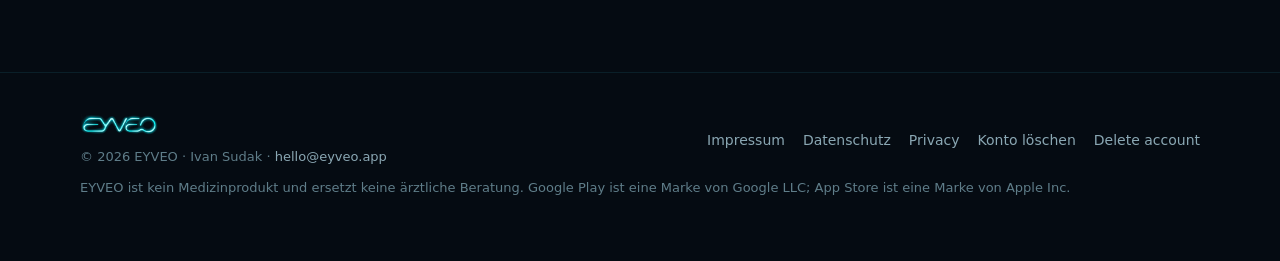
<file: datenschutz.html>
<!DOCTYPE html>
<html lang="de"><head><meta charset="utf-8"><meta name="viewport" content="width=device-width,initial-scale=1">
<title>Datenschutzerklärung · EYVEO</title><meta name="robots" content="index,follow"><meta name="theme-color" content="#050b12">
<link rel="icon" href="/assets/media/icon-32.png" sizes="32x32"><link rel="apple-touch-icon" href="/assets/media/icon-180.png">
<link rel="stylesheet" href="/assets/site.css"></head>
<body>
<header class="nav"><div class="wrap">
<a class="brand" href="/" aria-label="EYVEO"><img src="/assets/media/eyveo-logo-sm.webp" alt="EYVEO" width="98" height="30"></a>
<nav aria-label="Hauptnavigation"><a href="/#funktionen">Funktionen</a><a href="/#technik">Technik</a><a href="/#datenschutz">Datenschutz</a><a href="/#faq">FAQ</a></nav>
<details class="langs"><summary aria-label="Sprache / Language">DE</summary><div><a href="/datenschutz" hreflang="de" lang="de"><b>DE</b>Deutsch</a><a href="/privacy" hreflang="en" lang="en"><b>EN</b>English</a><a href="/ru/" hreflang="ru" lang="ru"><b>RU</b>Русский</a><a href="/uk/" hreflang="uk" lang="uk"><b>UA</b>Українська</a></div></details>
<a class="btn btn-primary btn-sm" href="mailto:hello@eyveo.app?subject=EYVEO%20Beta-Test&body=Hallo%20EYVEO-Team%2C%0A%0Aich%20m%C3%B6chte%20die%20App%20testen.%0AMein%20Handy%3A%20(Android%20%2F%20iPhone)%0A">Beta-Tester werden</a>
</div></header>
<main class="legal"><h1>Datenschutzerklärung</h1>
<p>Stand: 27.11.2026 · Version 0.1 (Testphase)</p>
<p>Diese Datenschutzerklärung gilt für die App „EYVEO“ (Android, iOS) und die Website eyveo.app. Sie erklärt, welche personenbezogenen Daten wir verarbeiten, wozu, auf welcher Rechtsgrundlage, an wen wir sie weitergeben und welche Rechte Sie haben.</p>
<h2>1. Verantwortlicher</h2>
<p>Ivan Sudak, Einzelunternehmer · Schillerstraße 22, 06712 Zeitz, Deutschland · E-Mail: datenschutz@eyveo.app · Telefon: +49 1521 1096249</p>
<p>Einen Datenschutzbeauftragten haben wir derzeit nicht benannt, da die gesetzlichen Voraussetzungen (Art. 37 DSGVO, § 38 BDSG) nach unserer Einschätzung nicht vorliegen. Datenschutzanfragen richten Sie bitte an die oben genannte E-Mail-Adresse.</p>
<h2>2. Das Wichtigste in Kürze</h2>
<ul>
<li>Ihre Daten werden in der EU gespeichert (Rechenzentrum Frankfurt am Main).</li>
<li>Das Kamerabild von EVision+ wird ausschließlich auf Ihrem Gerät ausgewertet und nicht hochgeladen.</li>
<li>Gesundheitsbezogene Angaben verarbeiten wir nur mit Ihrer ausdrücklichen Einwilligung. Jede Einwilligung ist einzeln, freiwillig und jederzeit in der App widerrufbar.</li>
<li>KI-Funktionen werden von Google bereitgestellt. Fotos für die KI-Analyse speichern wir nicht.</li>
<li>Wir verkaufen keine Daten, zeigen keine Werbung und erstellen keine Werbeprofile.</li>
<li>Die App richtet sich an Personen ab 16 Jahren.</li>
</ul>
<h2>3. Nutzerkonto</h2>
<p><strong>Daten:</strong> E-Mail-Adresse, Passwort (nur als verschlüsselter Hashwert), optional Ihr Name, Zeitpunkt der Registrierung und Anmeldung.</p>
<p><strong>Zweck:</strong> Anlegen und Verwalten Ihres Kontos, Anmeldung, Zurücksetzen des Passworts, Synchronisierung Ihrer Daten zwischen Geräten.</p>
<p><strong>Rechtsgrundlage:</strong> Art. 6 Abs. 1 lit. b DSGVO (Vertrag über die Nutzung der App).</p>
<p>E-Mails zur Kontobestätigung und zum Zurücksetzen des Passworts versenden wir über unseren Hosting-Dienst (Abschnitt 13).</p>
<h2>4. Profil, Training und Ernährung</h2>
<p><strong>Daten:</strong> Geschlecht, Alter, Größe, aktuelles und gewünschtes Gewicht, Aktivitätsniveau, Trainingsziele (auch in eigenen Worten), Trainingsort, verfügbare Geräte („Mein Studio“), Trainingspläne, absolvierte Sätze, Wiederholungen und Gewichte, erkannte Technikfehler (als Text und Prozentwert), Ernährungstagebuch, Wassermenge, Ernährungsweise, Vorräte für EYVEO Chef, eingetragene Nahrungsergänzungsmittel und deren Einnahme.</p>
<p><strong>Zweck:</strong> Erstellen und Anpassen Ihrer Trainings- und Ernährungsempfehlungen, Fortschrittsanzeige, Erinnerungen.</p>
<p><strong>Rechtsgrundlage:</strong> Art. 6 Abs. 1 lit. b DSGVO.</p>
<p>Welche dieser Angaben an die KI übermittelt werden, steht in Abschnitt 6.</p>
<h2>5. Gesundheitsbezogene Daten (nur mit Einwilligung)</h2>
<p>Bestimmte Angaben können Rückschlüsse auf Ihre Gesundheit zulassen und sind besonders geschützt (Art. 9 DSGVO). Wir verarbeiten sie nur, wenn Sie in der App ausdrücklich eingewilligt haben (Art. 9 Abs. 2 lit. a i. V. m. Art. 6 Abs. 1 lit. a DSGVO).</p>
<table>
<thead>
<tr>
<th>Einwilligung in der App</th>
<th>Welche Daten</th>
<th>Wofür</th>
<th>An die KI?</th>
</tr>
</thead>
<tbody>
<tr>
<td>Gesundheit und Einschränkungen</td>
<td>Verletzungen, Beschwerden, Einschränkungen (Freitext)</td>
<td>Hinweise „Einschränkung“ bei Übungen; Auswertung nur auf Ihrem Konto</td>
<td>Nein</td>
</tr>
<tr>
<td>Allergien in KI-Empfehlungen berücksichtigen</td>
<td>Allergien, Unverträglichkeiten</td>
<td>Menüs ohne problematische Lebensmittel, Warnung bei Foto-Analyse</td>
<td>Ja</td>
</tr>
<tr>
<td>Tägliches Befinden speichern</td>
<td>Schlafdauer und -qualität, Energie, Muskelkater, Stress, Stimmung, Gewicht (Check-in)</td>
<td>Anzeige „Bereitschaft“ und Tagesempfehlung</td>
<td>Nein</td>
</tr>
<tr>
<td>Befinden und Nahrungsergänzungsmittel im Coach berücksichtigen</td>
<td>Check-in-Werte und Bereitschaft, Liste der eingenommenen Nahrungsergänzungsmittel</td>
<td>Persönlichere Antworten von EyveoCoach</td>
<td>Ja</td>
</tr>
<tr>
<td>Bilder von Technikfehlern speichern</td>
<td>Standbild aus EVision+ (kann Körper und Gesicht zeigen)</td>
<td>Fehlerarchiv zum Vergleich Ihrer Technik</td>
<td>Nein</td>
</tr>
<tr>
<td>Health Connect / Apple Health</td>
<td>Schritte, aktive Kalorien, Puls, Schlaf, Gewicht (nur Lesen)</td>
<td>Karten „Schlaf und Puls“, Aktivität</td>
<td>Nein, die Daten bleiben auf Ihrem Gerät</td>
</tr>
</tbody>
</table>
<p>Ohne diese Einwilligungen funktioniert die App weiter; nur die jeweilige Funktion steht nicht zur Verfügung. Sie können jede Einwilligung unter <strong>Profil → Daten und Konto → Einwilligungen</strong> widerrufen. Nach dem Widerruf löschen wir die betroffenen Daten; die Rechtmäßigkeit der Verarbeitung bis zum Widerruf bleibt unberührt (Art. 7 Abs. 3 DSGVO). Wir speichern, wann Sie eine Einwilligung erteilt oder widerrufen haben, um dies nachweisen zu können (Art. 7 Abs. 1 DSGVO).</p>
<h2>6. KI-Funktionen</h2>
<p>EYVEO nutzt künstliche Intelligenz. Sie erkennen KI-Inhalte daran, dass sie als EyveoCoach oder als „KI-Analyse“ gekennzeichnet sind. EyveoCoach ist ein KI-System, kein Mensch.</p>
<table>
<thead>
<tr>
<th>Funktion</th>
<th>Was an die KI geht</th>
<th>Speicherung bei uns</th>
</tr>
</thead>
<tbody>
<tr>
<td>EyveoCoach (Chat)</td>
<td>Ihre Frage, optional ein Foto; Profil, Ziele, Trainings der letzten Wochen, erkannte Technikfehler, Ernährung des Tages; Allergien und Befinden/Ergänzungsmittel nur mit Einwilligung (Abschnitt 5)</td>
<td>Chatverlauf in Ihrem Konto bis zur Löschung; Foto wird nicht gespeichert</td>
</tr>
<tr>
<td>Foto-Analyse von Mahlzeiten</td>
<td>Foto, Ernährungsweise, Allergien nur mit Einwilligung</td>
<td>Ergebnis im Ernährungstagebuch; Foto wird nicht gespeichert</td>
</tr>
<tr>
<td>Nahrungsergänzungsmittel suchen (Foto, Name, Sprache)</td>
<td>Foto der Verpackung oder Suchbegriff</td>
<td>Ergebnis bei Ihrem Eintrag; Foto wird nicht gespeichert</td>
</tr>
<tr>
<td>EYVEO Chef (Kühlschrank, Einkauf)</td>
<td>3–5 automatisch ausgewählte Fotos, Vorräte, Ziele, Trainingstag</td>
<td>Vorräte und Menüs in Ihrem Konto; Fotos werden nicht gespeichert</td>
</tr>
<tr>
<td>„Mein Studio“-Scan</td>
<td>Video (15–20 s) oder bis zu 6 Fotos</td>
<td>Video wird unmittelbar nach der Analyse bei uns und beim KI-Anbieter gelöscht</td>
</tr>
</tbody>
</table>
<p><strong>Rechtsgrundlage:</strong> Art. 6 Abs. 1 lit. b DSGVO; für gesundheitsbezogene Angaben Ihre Einwilligung nach Abschnitt 5.</p>
<p><strong>Anbieter:</strong> Google (Abschnitt 13). Aktuell: Gemini API von Google; die Verarbeitung kann außerhalb der EU erfolgen (Abschnitt 14). Nach den Bedingungen des kostenpflichtigen Dienstes nutzt Google Ihre Eingaben nicht zum Training seiner Modelle; Google kann Eingaben für einen begrenzten Zeitraum zur Erkennung von Missbrauch protokollieren.</p>
<p><strong>Bitte beachten:</strong> KI-Antworten können fehlerhaft sein. Sie sind allgemeine Fitness- und Ernährungsinformationen und ersetzen keine ärztliche, therapeutische oder ernährungsmedizinische Beratung. Es findet keine automatisierte Entscheidung im Sinne von Art. 22 DSGVO statt, die Ihnen gegenüber rechtliche Wirkung entfaltet.</p>
<p><strong>Fotos und Videos mit anderen Personen:</strong> Bitte nehmen Sie keine anderen Personen auf, insbesondere im Fitnessstudio. Beachten Sie die Hausordnung Ihres Studios.</p>
<h2>7. Kamera: EVision+ (Technik-Erkennung)</h2>
<p>EVision+ wertet das Kamerabild ausschließlich auf Ihrem Gerät aus (Google ML Kit, läuft lokal). Das Video wird weder gespeichert noch an uns oder Dritte übertragen. In Ihrem Konto gespeichert werden nur die Ergebnisse: Anzahl der Wiederholungen, erkannte Technikfehler und Prozentwerte. Standbilder speichern wir nur mit Ihrer Einwilligung (Abschnitt 5).</p>
<p>Die Kamera nutzen wir erst, nachdem Sie die Berechtigung im System erteilt haben. Sie können sie jederzeit in den Geräteeinstellungen entziehen.</p>
<h2>8. Spracheingabe</h2>
<p>Für die Spracheingabe nutzt EYVEO die Spracherkennung Ihres Betriebssystems (Android: Google, iOS: Apple). Je nach Geräteeinstellung kann die Audioaufnahme vom Anbieter des Betriebssystems in dessen Cloud verarbeitet werden; dafür gelten dessen Datenschutzbestimmungen. EYVEO erhält nur den erkannten Text und speichert keine Audioaufnahmen. Die Mikrofon-Berechtigung ist freiwillig; Sie können stattdessen tippen.</p>
<h2>9. Health Connect und Apple Health</h2>
<p>Wenn Sie die Verbindung aktivieren, liest EYVEO folgende Daten: Schritte, aktive Kalorien, Herzfrequenz, Schlaf und Gewicht. EYVEO schreibt keine Daten in Health Connect oder Apple Health. Die gelesenen Daten werden nur auf Ihrem Gerät angezeigt und ausgewertet, nicht an unsere Server und nicht an die KI übertragen und nicht für Werbung genutzt oder an Dritte verkauft.</p>
<p>Die Nutzung von Daten aus Health Connect entspricht der <a href="https://support.google.com/googleplay/android-developer/answer/12991134">Health Connect Permissions Policy</a> einschließlich der Anforderungen zur eingeschränkten Nutzung. Rechtsgrundlage ist Ihre Einwilligung (Art. 9 Abs. 2 lit. a DSGVO), die Sie über die System-Berechtigungen jederzeit widerrufen können.</p>
<h2>10. Benachrichtigungen, Teilen und Trainingsvideos</h2>
<ul>
<li><strong>Erinnerungen</strong> (z. B. Einnahme von Nahrungsergänzungsmitteln) werden lokal auf Ihrem Gerät geplant.</li>
<li><strong>Teilen:</strong> Erfolge teilen Sie nur selbst über das Teilen-Menü Ihres Geräts. Die Karte enthält keine Gesundheitsdaten (kein Körpergewicht, keine Einschränkungen).</li>
<li><strong>Trainingsvideos</strong> lädt die App beim ersten Abspielen von unserem Speicher in Frankfurt; dabei wird technisch Ihre IP-Adresse verarbeitet (Art. 6 Abs. 1 lit. f DSGVO, berechtigtes Interesse an der Bereitstellung der Inhalte).</li>
</ul>
<h2>11. Testphase</h2>
<p>Während der Testphase können Sie uns Rückmeldungen per E-Mail oder Messenger senden. Wir verwenden sie nur zur Verbesserung der App und löschen sie nach Abschluss der Auswertung, spätestens 6 Monate nach Ende der Testphase. Hinweise für Testnutzer: siehe gesonderte Testinformation.</p>
<h2>12. Website</h2>
<p>Beim Aufruf von eyveo.app verarbeitet unser Hosting-Anbieter technisch notwendige Daten: IP-Adresse, Datum und Uhrzeit, aufgerufene Seite, Browser und Betriebssystem. Zweck ist die sichere Auslieferung der Website (Art. 6 Abs. 1 lit. f DSGVO). Die Website verwendet keine Cookies, keine Analyse- und keine Werbedienste. Hosting: GitHub Pages (GitHub Inc., USA; EU-US Data Privacy Framework / Standardvertragsklauseln). Die Domain wird bei Hostinger International Ltd. (Zypern, EU) verwaltet.</p>
<p>Schriftarten, Bilder und Videos dieser Website liegen auf unserem eigenen Webspace und werden nicht von Dritten geladen. Die Startseite verwendet ein eigenes Skript ausschließlich für die Animation des Logos; es speichert nichts auf Ihrem Gerät, liest keine Daten aus und lädt keine Inhalte nach. Die Website setzt keine Cookies und verwendet keine Analyse- oder Tracking-Dienste.</p>
<h2>13. Empfänger und Auftragsverarbeiter</h2>
<p>Wir geben Daten nur weiter, soweit dies für den Betrieb nötig ist. Mit allen Auftragsverarbeitern bestehen Verträge nach Art. 28 DSGVO.</p>
<table>
<thead>
<tr>
<th>Empfänger</th>
<th>Aufgabe</th>
<th>Ort der Daten</th>
<th>Absicherung</th>
</tr>
</thead>
<tbody>
<tr>
<td>Supabase Pte. Ltd. (Singapur), Betreiber der Plattform Supabase Inc. (USA)</td>
<td>Datenbank, Anmeldung, Dateispeicher, Server-Funktionen, E-Mail-Versand</td>
<td>Frankfurt am Main; Zugriff für Wartung aus USA und Singapur möglich</td>
<td>Auftragsverarbeitungsvertrag, EU-Standardvertragsklauseln</td>
</tr>
<tr>
<td>Google (Gemini API / Google Cloud)</td>
<td>KI-Analyse und EyveoCoach</td>
<td>aktuell weltweit, auch USA</td>
<td>Auftragsverarbeitungsbedingungen von Google, EU-US Data Privacy Framework, Standardvertragsklauseln</td>
</tr>
<tr>
<td>GitHub Inc., USA</td>
<td>Hosting der Website</td>
<td>USA</td>
<td>EU-US Data Privacy Framework</td>
</tr>
<tr>
<td>Google Ireland Ltd. / Apple Distribution International Ltd.</td>
<td>App-Vertrieb, Downloads</td>
<td>EU / weltweit</td>
<td>eigene Verantwortung des App-Stores</td>
</tr>
</tbody>
</table>
<p><strong>E-Mail:</strong> Wenn Sie uns schreiben (hello@, datenschutz@ oder support@eyveo.app), verarbeiten wir Ihre Nachricht und Ihre E-Mail-Adresse zur Bearbeitung Ihres Anliegens (Art. 6 Abs. 1 lit. b bzw. f DSGVO). E-Mail-Hosting: Hostinger International Ltd., Zypern (EU). Wir löschen die Korrespondenz, wenn sie nicht mehr benötigt wird, spätestens nach 2 Jahren, soweit keine Aufbewahrungspflicht besteht.</p>
<p>Bewerbung als Beta-Tester: Wenn Sie uns per E-Mail schreiben, um am Beta-Test teilzunehmen, verarbeiten wir Ihre E-Mail-Adresse, Ihren Namen (falls angegeben) und Ihr Handymodell, um Sie zum Test einzuladen und mit Ihnen in Kontakt zu bleiben (Art. 6 Abs. 1 lit. b DSGVO). Wir löschen diese Angaben, wenn Sie nicht teilnehmen oder der Beta-Test endet, spätestens nach 12 Monaten. Einen Newsletter versenden wir nicht.</p>
<h2>14. Übermittlung in Drittländer</h2>
<p>Soweit Daten in Länder außerhalb der EU/des EWR gelangen (USA, Singapur), stützen wir dies auf einen Angemessenheitsbeschluss der EU-Kommission (EU-US Data Privacy Framework, soweit der Empfänger zertifiziert ist) oder auf EU-Standardvertragsklauseln (Art. 46 Abs. 2 lit. c DSGVO). Eine Kopie der Garantien erhalten Sie auf Anfrage.</p>
<h2>15. Speicherdauer</h2>
<table>
<thead>
<tr>
<th>Daten</th>
<th>Speicherdauer</th>
</tr>
</thead>
<tbody>
<tr>
<td>Konto, Profil, Training, Ernährung</td>
<td>bis zur Löschung des Kontos</td>
</tr>
<tr>
<td>Einwilligungsabhängige Daten</td>
<td>bis zum Widerruf oder zur Löschung des Kontos</td>
</tr>
<tr>
<td>Fotos für KI-Analyse</td>
<td>werden nicht gespeichert</td>
</tr>
<tr>
<td>Video „Mein Studio“</td>
<td>Sekunden bis Minuten, sofortige Löschung nach der Analyse</td>
</tr>
<tr>
<td>Nachweis von Einwilligungen</td>
<td>bis zu 3 Jahre nach Widerruf oder Kontolöschung (Nachweispflicht)</td>
</tr>
<tr>
<td>Server-Protokolle</td>
<td>7 Tage</td>
</tr>
<tr>
<td>Sicherungskopien</td>
<td>werden spätestens nach 30 Tagen überschrieben</td>
</tr>
</tbody>
</table>
<p>Sie können Ihr Konto jederzeit in der App löschen (<strong>Profil → Daten und Konto → Konto löschen</strong>) oder die Löschung per E-Mail anfordern. Dabei werden alle Ihre Daten gelöscht, soweit keine gesetzliche Aufbewahrungspflicht besteht. Anleitung ohne App: https://eyveo.app/konto-loeschen.</p>
<h2>16. Ihre Rechte</h2>
<p>Sie haben das Recht auf Auskunft (Art. 15), Berichtigung (Art. 16), Löschung (Art. 17), Einschränkung der Verarbeitung (Art. 18), Datenübertragbarkeit (Art. 20) und Widerspruch gegen Verarbeitungen auf Grundlage berechtigter Interessen (Art. 21 DSGVO). Einwilligungen können Sie jederzeit mit Wirkung für die Zukunft widerrufen (Art. 7 Abs. 3 DSGVO). Eine formlose E-Mail an datenschutz@eyveo.app genügt.</p>
<p>Sie können sich außerdem bei einer Datenschutz-Aufsichtsbehörde beschweren (Art. 77 DSGVO). Zuständig für uns ist: Die Landesbeauftragte für den Datenschutz Sachsen-Anhalt, Otto-von-Guericke-Straße 34a, 39104 Magdeburg, E-Mail: poststelle@lfd.sachsen-anhalt.de, <a href="https://datenschutz.sachsen-anhalt.de">datenschutz.sachsen-anhalt.de</a>.</p>
<h2>17. Mindestalter</h2>
<p>EYVEO ist für Personen ab 16 Jahren bestimmt. Bei der Registrierung bestätigen Sie, dass Sie mindestens 16 Jahre alt sind. Erfahren wir, dass ein Konto von einer jüngeren Person angelegt wurde, löschen wir es.</p>
<h2>18. Pflicht zur Bereitstellung</h2>
<p>Für ein Konto benötigen wir Ihre E-Mail-Adresse und ein Passwort. Alle weiteren Angaben sind freiwillig; ohne sie sind die Empfehlungen weniger genau.</p>
<h2>19. Sicherheit</h2>
<p>Die Übertragung erfolgt verschlüsselt (TLS). Jeder Nutzer kann technisch nur auf seine eigenen Daten zugreifen (Zugriffsregeln auf Datenbankebene). Dateien wie Technikfehler-Bilder liegen in einem privaten Speicher.</p>
<h2>20. Änderungen</h2>
<p>Wir passen diese Datenschutzerklärung an, wenn sich die App oder die Rechtslage ändert. Über wesentliche Änderungen informieren wir Sie in der App. Neue Einwilligungen holen wir gesondert ein.</p></main>
<footer class="foot"><div class="wrap">
<div><img src="/assets/media/eyveo-logo-sm.webp" alt="EYVEO" width="79" height="24"><div class="note">© 2026 EYVEO · Ivan Sudak · <a href="mailto:hello@eyveo.app">hello@eyveo.app</a></div></div>
<nav aria-label="Rechtliches"><a href="/impressum">Impressum</a><a href="/datenschutz">Datenschutz</a><a href="/privacy">Privacy</a><a href="/konto-loeschen">Konto löschen</a><a href="/delete-account">Delete account</a></nav>
</div><div class="wrap"><p class="note">EYVEO ist kein Medizinprodukt und ersetzt keine ärztliche Beratung. Google Play ist eine Marke von Google LLC; App Store ist eine Marke von Apple Inc.</p></div></footer>
</body></html>
</file>
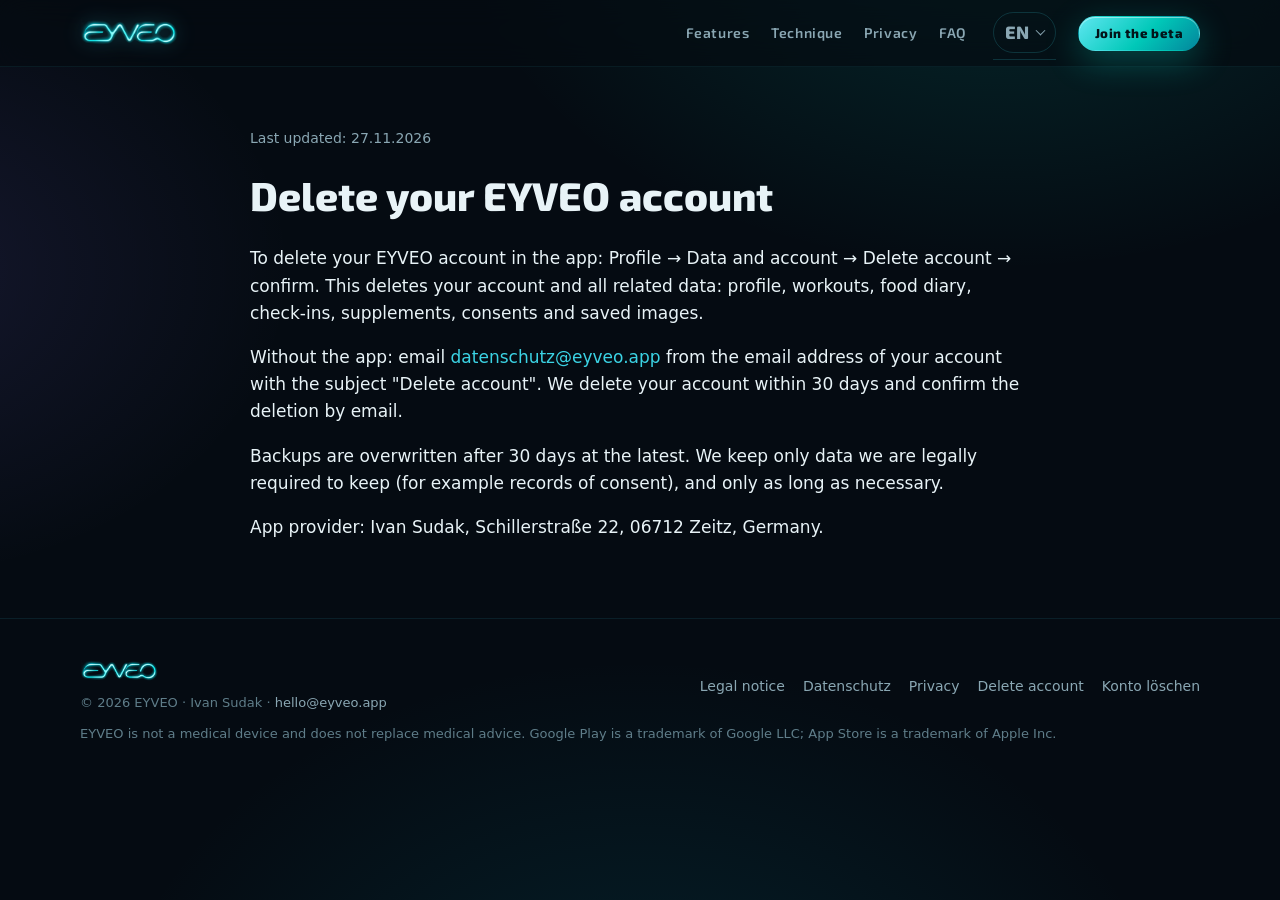
<file: delete-account.html>
<!DOCTYPE html>
<html lang="en"><head><meta charset="utf-8"><meta name="viewport" content="width=device-width,initial-scale=1">
<title>Delete account · EYVEO</title><meta name="robots" content="index,follow"><meta name="theme-color" content="#050b12">
<link rel="icon" href="/assets/media/icon-32.png" sizes="32x32"><link rel="apple-touch-icon" href="/assets/media/icon-180.png">
<link rel="stylesheet" href="/assets/site.css"></head>
<body>
<header class="nav"><div class="wrap">
<a class="brand" href="/en/" aria-label="EYVEO"><img src="/assets/media/eyveo-logo-sm.webp" alt="EYVEO" width="98" height="30"></a>
<nav aria-label="Hauptnavigation"><a href="/en/#features">Features</a><a href="/en/#technique">Technique</a><a href="/en/#privacy">Privacy</a><a href="/en/#faq">FAQ</a></nav>
<details class="langs"><summary aria-label="Sprache / Language">EN</summary><div><a href="/konto-loeschen" hreflang="de" lang="de"><b>DE</b>Deutsch</a><a href="/delete-account" hreflang="en" lang="en"><b>EN</b>English</a><a href="/ru/" hreflang="ru" lang="ru"><b>RU</b>Русский</a><a href="/uk/" hreflang="uk" lang="uk"><b>UA</b>Українська</a></div></details>
<a class="btn btn-primary btn-sm" href="mailto:hello@eyveo.app?subject=EYVEO%20beta%20test&body=Hi%20EYVEO%20team%2C%0A%0AI%27d%20like%20to%20test%20the%20app.%0AMy%20phone%3A%20(Android%20%2F%20iPhone)%0A">Join the beta</a>
</div></header>
<main class="legal"><p class="stand">Last updated: 27.11.2026</p><h1>Delete your EYVEO account</h1>
<p>To delete your EYVEO account in the app: Profile → Data and account → Delete account → confirm. This deletes your account and all related data: profile, workouts, food diary, check-ins, supplements, consents and saved images.</p>
<p>Without the app: email <a href="mailto:datenschutz@eyveo.app">datenschutz@eyveo.app</a> from the email address of your account with the subject "Delete account". We delete your account within 30 days and confirm the deletion by email.</p>
<p>Backups are overwritten after 30 days at the latest. We keep only data we are legally required to keep (for example records of consent), and only as long as necessary.</p>
<p>App provider: Ivan Sudak, Schillerstraße 22, 06712 Zeitz, Germany.</p></main>
<footer class="foot"><div class="wrap">
<div><img src="/assets/media/eyveo-logo-sm.webp" alt="EYVEO" width="79" height="24"><div class="note">© 2026 EYVEO · Ivan Sudak · <a href="mailto:hello@eyveo.app">hello@eyveo.app</a></div></div>
<nav aria-label="Rechtliches"><a href="/impressum">Legal notice</a><a href="/datenschutz">Datenschutz</a><a href="/privacy">Privacy</a><a href="/delete-account">Delete account</a><a href="/konto-loeschen">Konto löschen</a></nav>
</div><div class="wrap"><p class="note">EYVEO is not a medical device and does not replace medical advice. Google Play is a trademark of Google LLC; App Store is a trademark of Apple Inc.</p></div></footer>
</body></html>
</file>
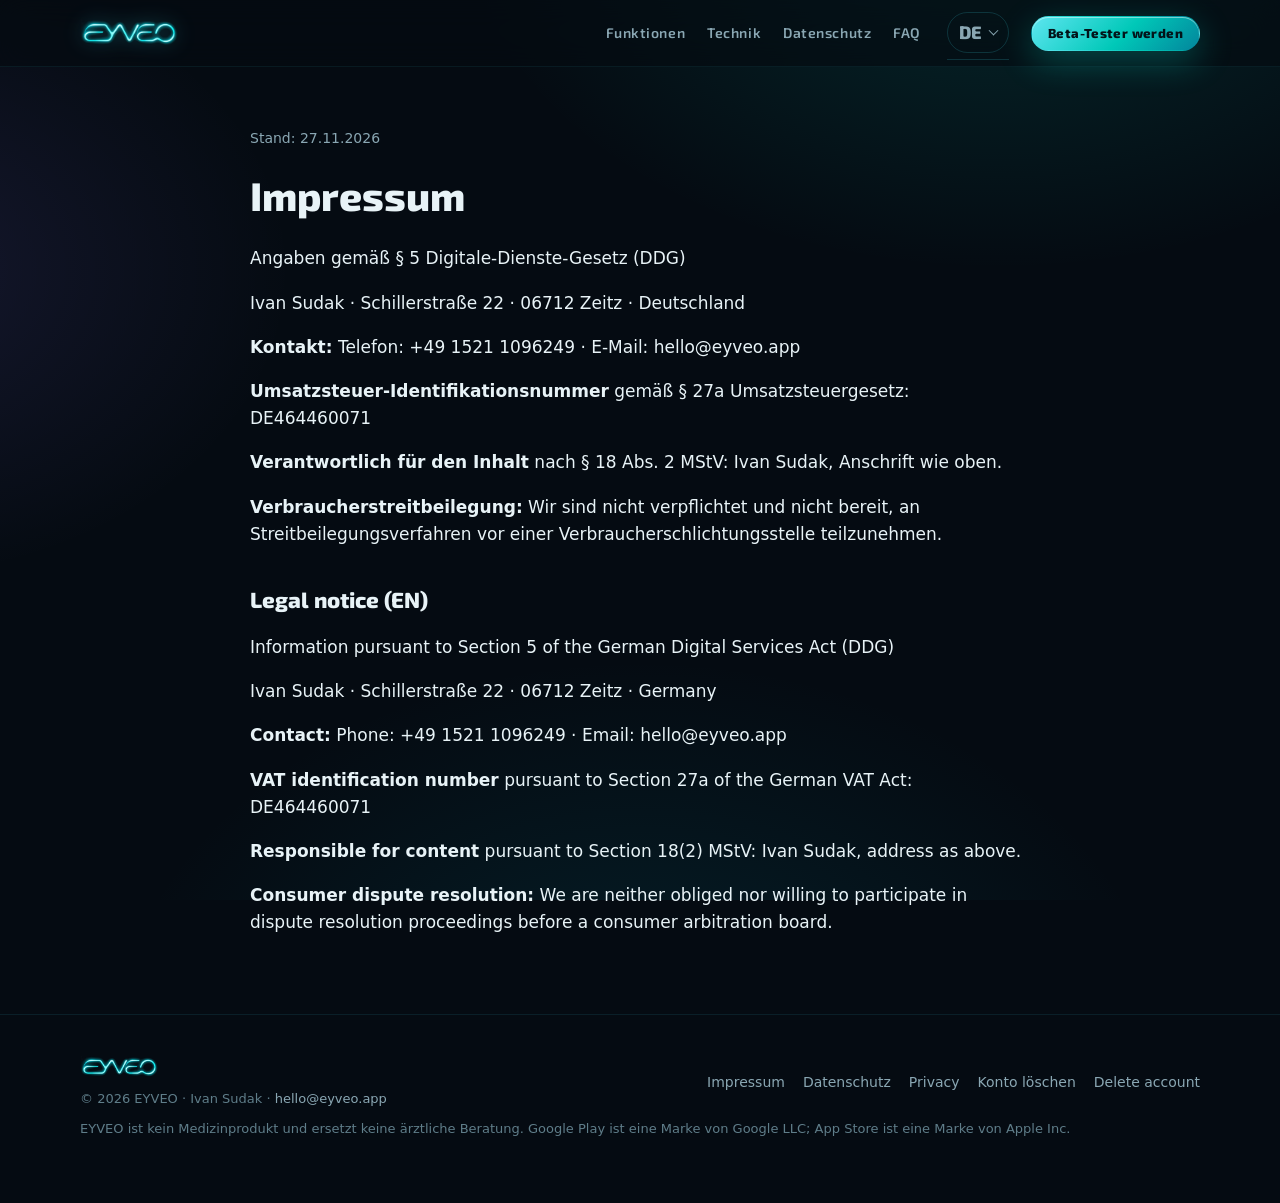
<file: impressum.html>
<!DOCTYPE html>
<html lang="de"><head><meta charset="utf-8"><meta name="viewport" content="width=device-width,initial-scale=1">
<title>Impressum · EYVEO</title><meta name="robots" content="index,follow"><meta name="theme-color" content="#050b12">
<link rel="icon" href="/assets/media/icon-32.png" sizes="32x32"><link rel="apple-touch-icon" href="/assets/media/icon-180.png">
<link rel="stylesheet" href="/assets/site.css"></head>
<body>
<header class="nav"><div class="wrap">
<a class="brand" href="/" aria-label="EYVEO"><img src="/assets/media/eyveo-logo-sm.webp" alt="EYVEO" width="98" height="30"></a>
<nav aria-label="Hauptnavigation"><a href="/#funktionen">Funktionen</a><a href="/#technik">Technik</a><a href="/#datenschutz">Datenschutz</a><a href="/#faq">FAQ</a></nav>
<details class="langs"><summary aria-label="Sprache / Language">DE</summary><div><a href="/impressum" hreflang="de" lang="de"><b>DE</b>Deutsch</a><a href="/impressum" hreflang="en" lang="en"><b>EN</b>English</a><a href="/ru/" hreflang="ru" lang="ru"><b>RU</b>Русский</a><a href="/uk/" hreflang="uk" lang="uk"><b>UA</b>Українська</a></div></details>
<a class="btn btn-primary btn-sm" href="mailto:hello@eyveo.app?subject=EYVEO%20Beta-Test&body=Hallo%20EYVEO-Team%2C%0A%0Aich%20m%C3%B6chte%20die%20App%20testen.%0AMein%20Handy%3A%20(Android%20%2F%20iPhone)%0A">Beta-Tester werden</a>
</div></header>
<main class="legal"><p class="stand" style="color:var(--muted)">Stand: 27.11.2026</p><h1>Impressum</h1>
<p>Angaben gemäß § 5 Digitale-Dienste-Gesetz (DDG)</p>
<p>Ivan Sudak · Schillerstraße 22 · 06712 Zeitz · Deutschland</p>
<p><strong>Kontakt:</strong> Telefon: +49 1521 1096249 · E-Mail: hello@eyveo.app</p>
<p><strong>Umsatzsteuer-Identifikationsnummer</strong> gemäß § 27a Umsatzsteuergesetz: DE464460071</p>
<p><strong>Verantwortlich für den Inhalt</strong> nach § 18 Abs. 2 MStV: Ivan Sudak, Anschrift wie oben.</p>
<p><strong>Verbraucherstreitbeilegung:</strong> Wir sind nicht verpflichtet und nicht bereit, an Streitbeilegungsverfahren vor einer Verbraucherschlichtungsstelle teilzunehmen.</p>
<h2>Legal notice (EN)</h2>
<p>Information pursuant to Section 5 of the German Digital Services Act (DDG)</p>
<p>Ivan Sudak · Schillerstraße 22 · 06712 Zeitz · Germany</p>
<p><strong>Contact:</strong> Phone: +49 1521 1096249 · Email: hello@eyveo.app</p>
<p><strong>VAT identification number</strong> pursuant to Section 27a of the German VAT Act: DE464460071</p>
<p><strong>Responsible for content</strong> pursuant to Section 18(2) MStV: Ivan Sudak, address as above.</p>
<p><strong>Consumer dispute resolution:</strong> We are neither obliged nor willing to participate in dispute resolution proceedings before a consumer arbitration board.</p></main>
<footer class="foot"><div class="wrap">
<div><img src="/assets/media/eyveo-logo-sm.webp" alt="EYVEO" width="79" height="24"><div class="note">© 2026 EYVEO · Ivan Sudak · <a href="mailto:hello@eyveo.app">hello@eyveo.app</a></div></div>
<nav aria-label="Rechtliches"><a href="/impressum">Impressum</a><a href="/datenschutz">Datenschutz</a><a href="/privacy">Privacy</a><a href="/konto-loeschen">Konto löschen</a><a href="/delete-account">Delete account</a></nav>
</div><div class="wrap"><p class="note">EYVEO ist kein Medizinprodukt und ersetzt keine ärztliche Beratung. Google Play ist eine Marke von Google LLC; App Store ist eine Marke von Apple Inc.</p></div></footer>
</body></html>
</file>
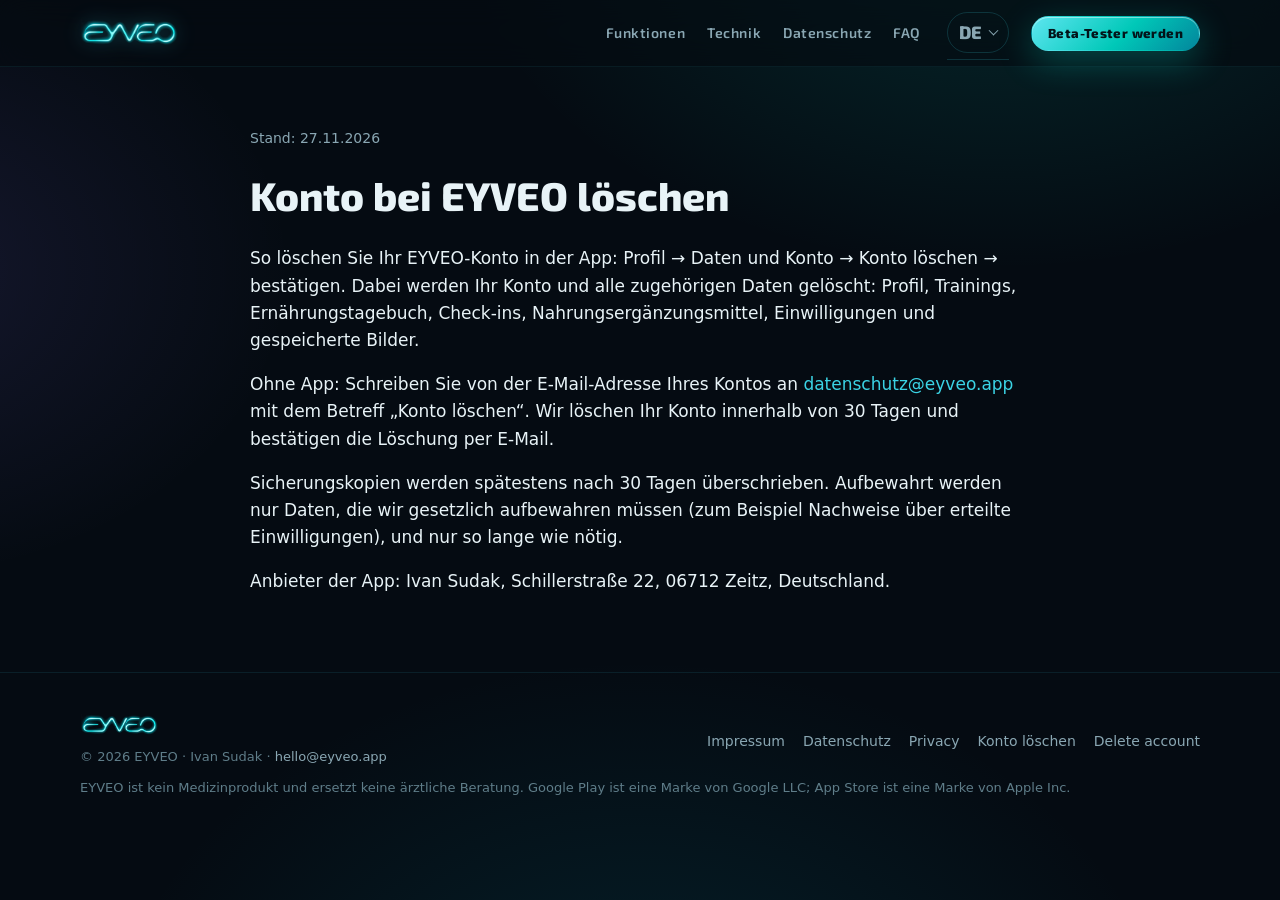
<file: konto-loeschen.html>
<!DOCTYPE html>
<html lang="de"><head><meta charset="utf-8"><meta name="viewport" content="width=device-width,initial-scale=1">
<title>Konto löschen · EYVEO</title><meta name="robots" content="index,follow"><meta name="theme-color" content="#050b12">
<link rel="icon" href="/assets/media/icon-32.png" sizes="32x32"><link rel="apple-touch-icon" href="/assets/media/icon-180.png">
<link rel="stylesheet" href="/assets/site.css"></head>
<body>
<header class="nav"><div class="wrap">
<a class="brand" href="/" aria-label="EYVEO"><img src="/assets/media/eyveo-logo-sm.webp" alt="EYVEO" width="98" height="30"></a>
<nav aria-label="Hauptnavigation"><a href="/#funktionen">Funktionen</a><a href="/#technik">Technik</a><a href="/#datenschutz">Datenschutz</a><a href="/#faq">FAQ</a></nav>
<details class="langs"><summary aria-label="Sprache / Language">DE</summary><div><a href="/konto-loeschen" hreflang="de" lang="de"><b>DE</b>Deutsch</a><a href="/delete-account" hreflang="en" lang="en"><b>EN</b>English</a><a href="/ru/" hreflang="ru" lang="ru"><b>RU</b>Русский</a><a href="/uk/" hreflang="uk" lang="uk"><b>UA</b>Українська</a></div></details>
<a class="btn btn-primary btn-sm" href="mailto:hello@eyveo.app?subject=EYVEO%20Beta-Test&body=Hallo%20EYVEO-Team%2C%0A%0Aich%20m%C3%B6chte%20die%20App%20testen.%0AMein%20Handy%3A%20(Android%20%2F%20iPhone)%0A">Beta-Tester werden</a>
</div></header>
<main class="legal"><p class="stand" style="color:var(--muted)">Stand: 27.11.2026</p><h1>Konto bei EYVEO löschen</h1>
<p>So löschen Sie Ihr EYVEO-Konto in der App: Profil → Daten und Konto → Konto löschen → bestätigen. Dabei werden Ihr Konto und alle zugehörigen Daten gelöscht: Profil, Trainings, Ernährungstagebuch, Check-ins, Nahrungsergänzungsmittel, Einwilligungen und gespeicherte Bilder.</p>
<p>Ohne App: Schreiben Sie von der E-Mail-Adresse Ihres Kontos an <a href="mailto:datenschutz@eyveo.app">datenschutz@eyveo.app</a> mit dem Betreff „Konto löschen“. Wir löschen Ihr Konto innerhalb von 30 Tagen und bestätigen die Löschung per E-Mail.</p>
<p>Sicherungskopien werden spätestens nach 30 Tagen überschrieben. Aufbewahrt werden nur Daten, die wir gesetzlich aufbewahren müssen (zum Beispiel Nachweise über erteilte Einwilligungen), und nur so lange wie nötig.</p>
<p>Anbieter der App: Ivan Sudak, Schillerstraße 22, 06712 Zeitz, Deutschland.</p></main>
<footer class="foot"><div class="wrap">
<div><img src="/assets/media/eyveo-logo-sm.webp" alt="EYVEO" width="79" height="24"><div class="note">© 2026 EYVEO · Ivan Sudak · <a href="mailto:hello@eyveo.app">hello@eyveo.app</a></div></div>
<nav aria-label="Rechtliches"><a href="/impressum">Impressum</a><a href="/datenschutz">Datenschutz</a><a href="/privacy">Privacy</a><a href="/konto-loeschen">Konto löschen</a><a href="/delete-account">Delete account</a></nav>
</div><div class="wrap"><p class="note">EYVEO ist kein Medizinprodukt und ersetzt keine ärztliche Beratung. Google Play ist eine Marke von Google LLC; App Store ist eine Marke von Apple Inc.</p></div></footer>
</body></html>
</file>
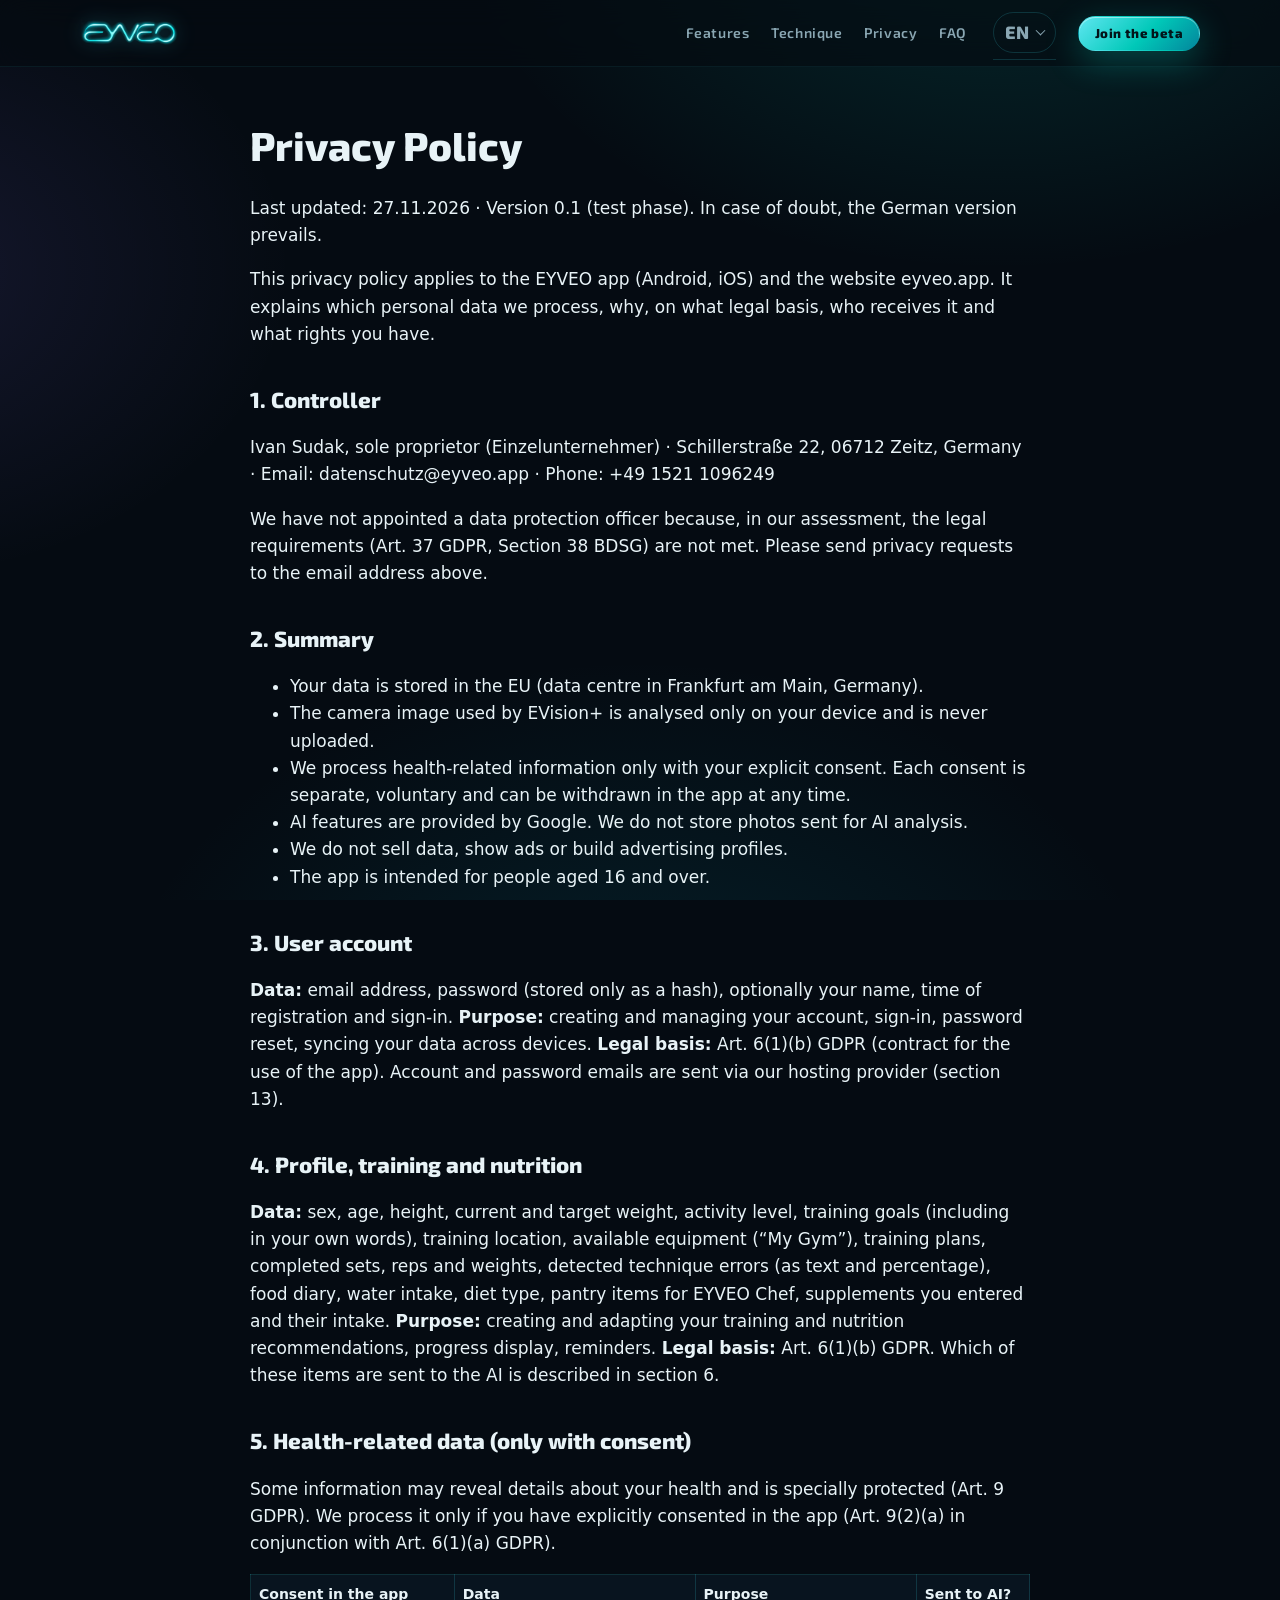
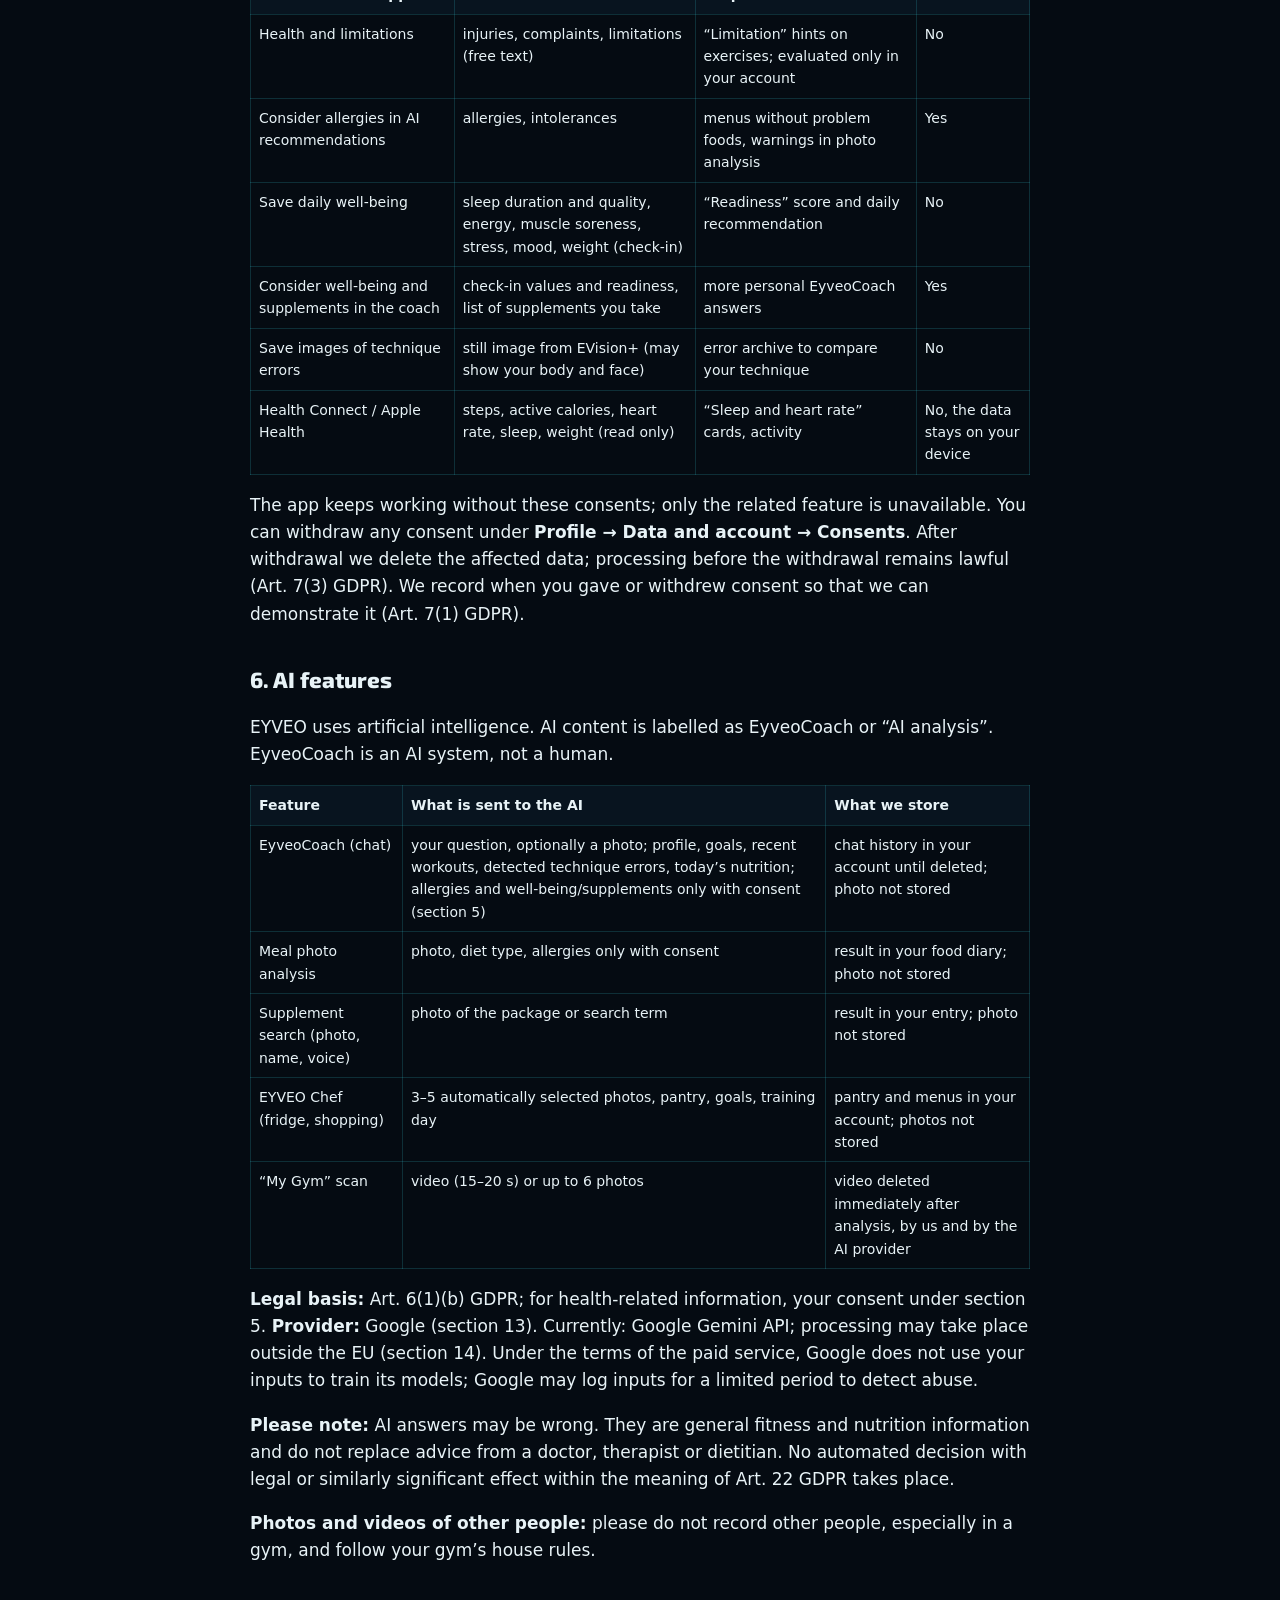
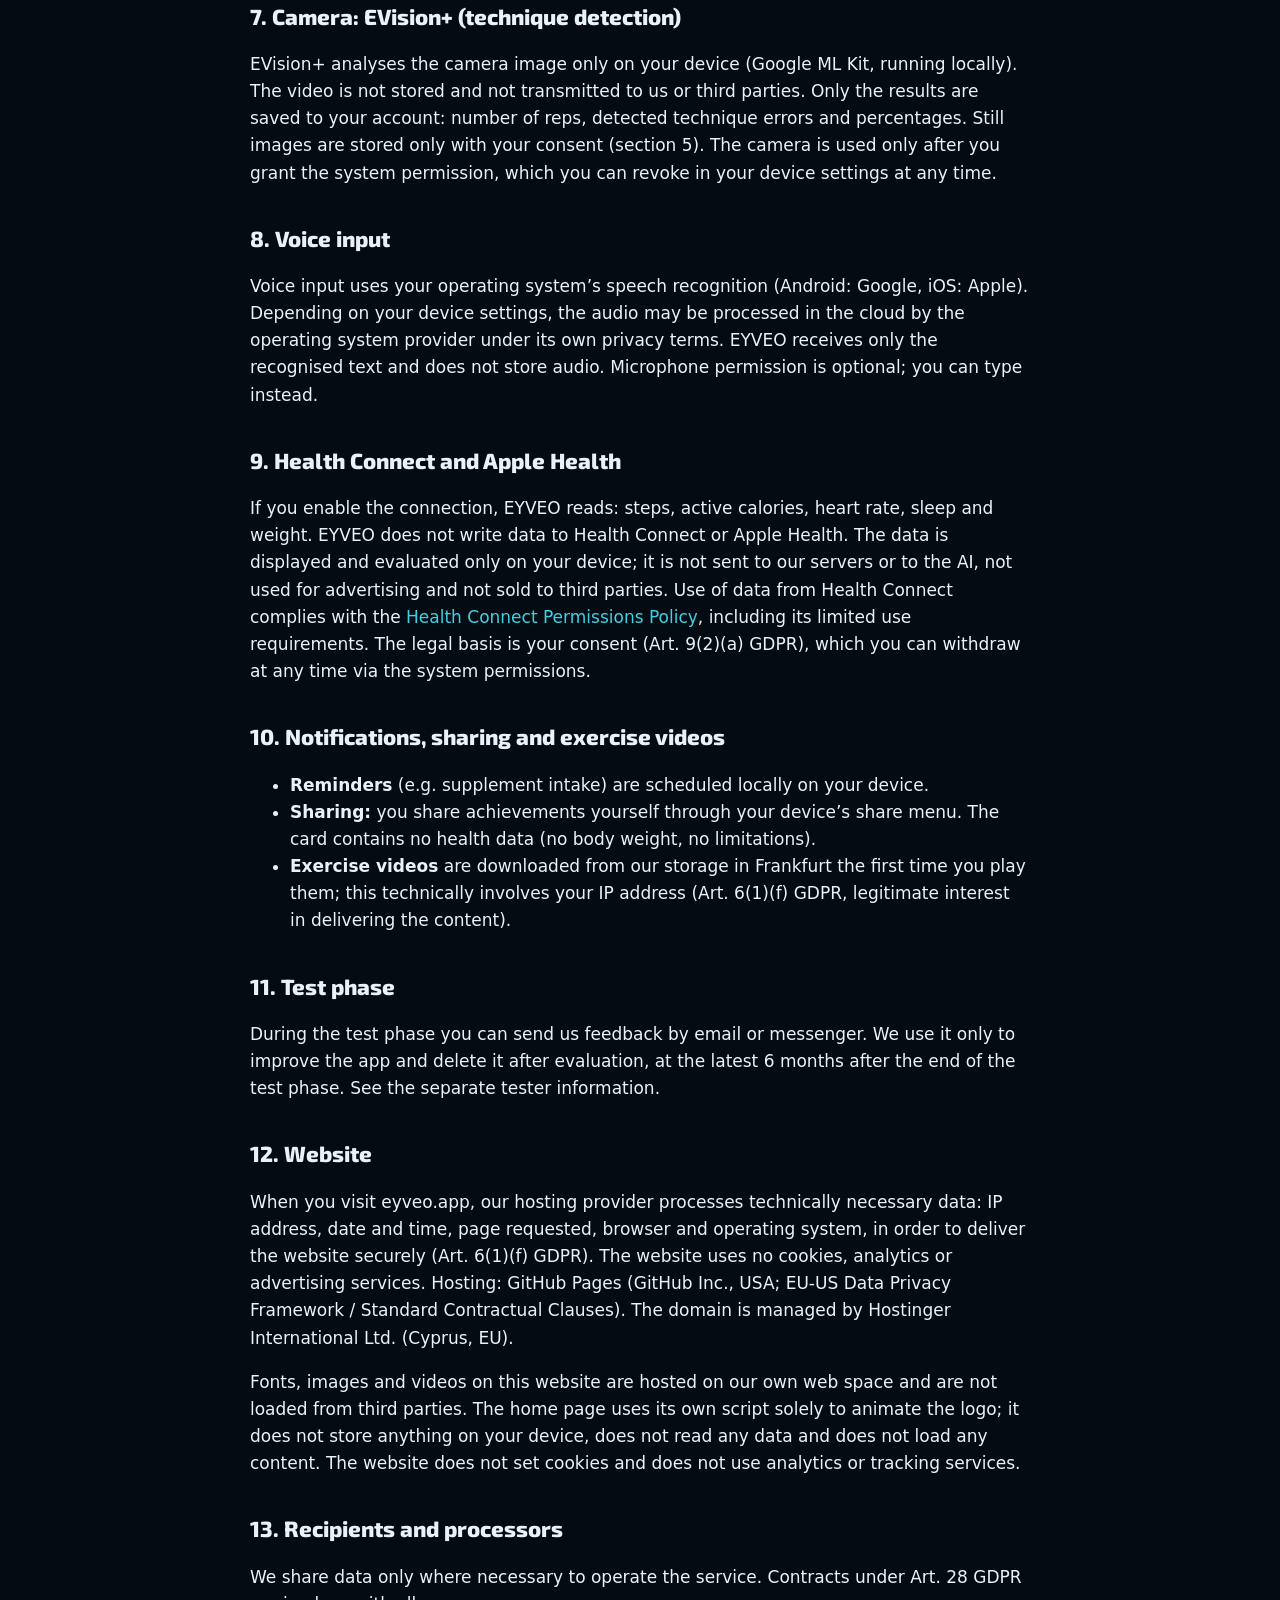
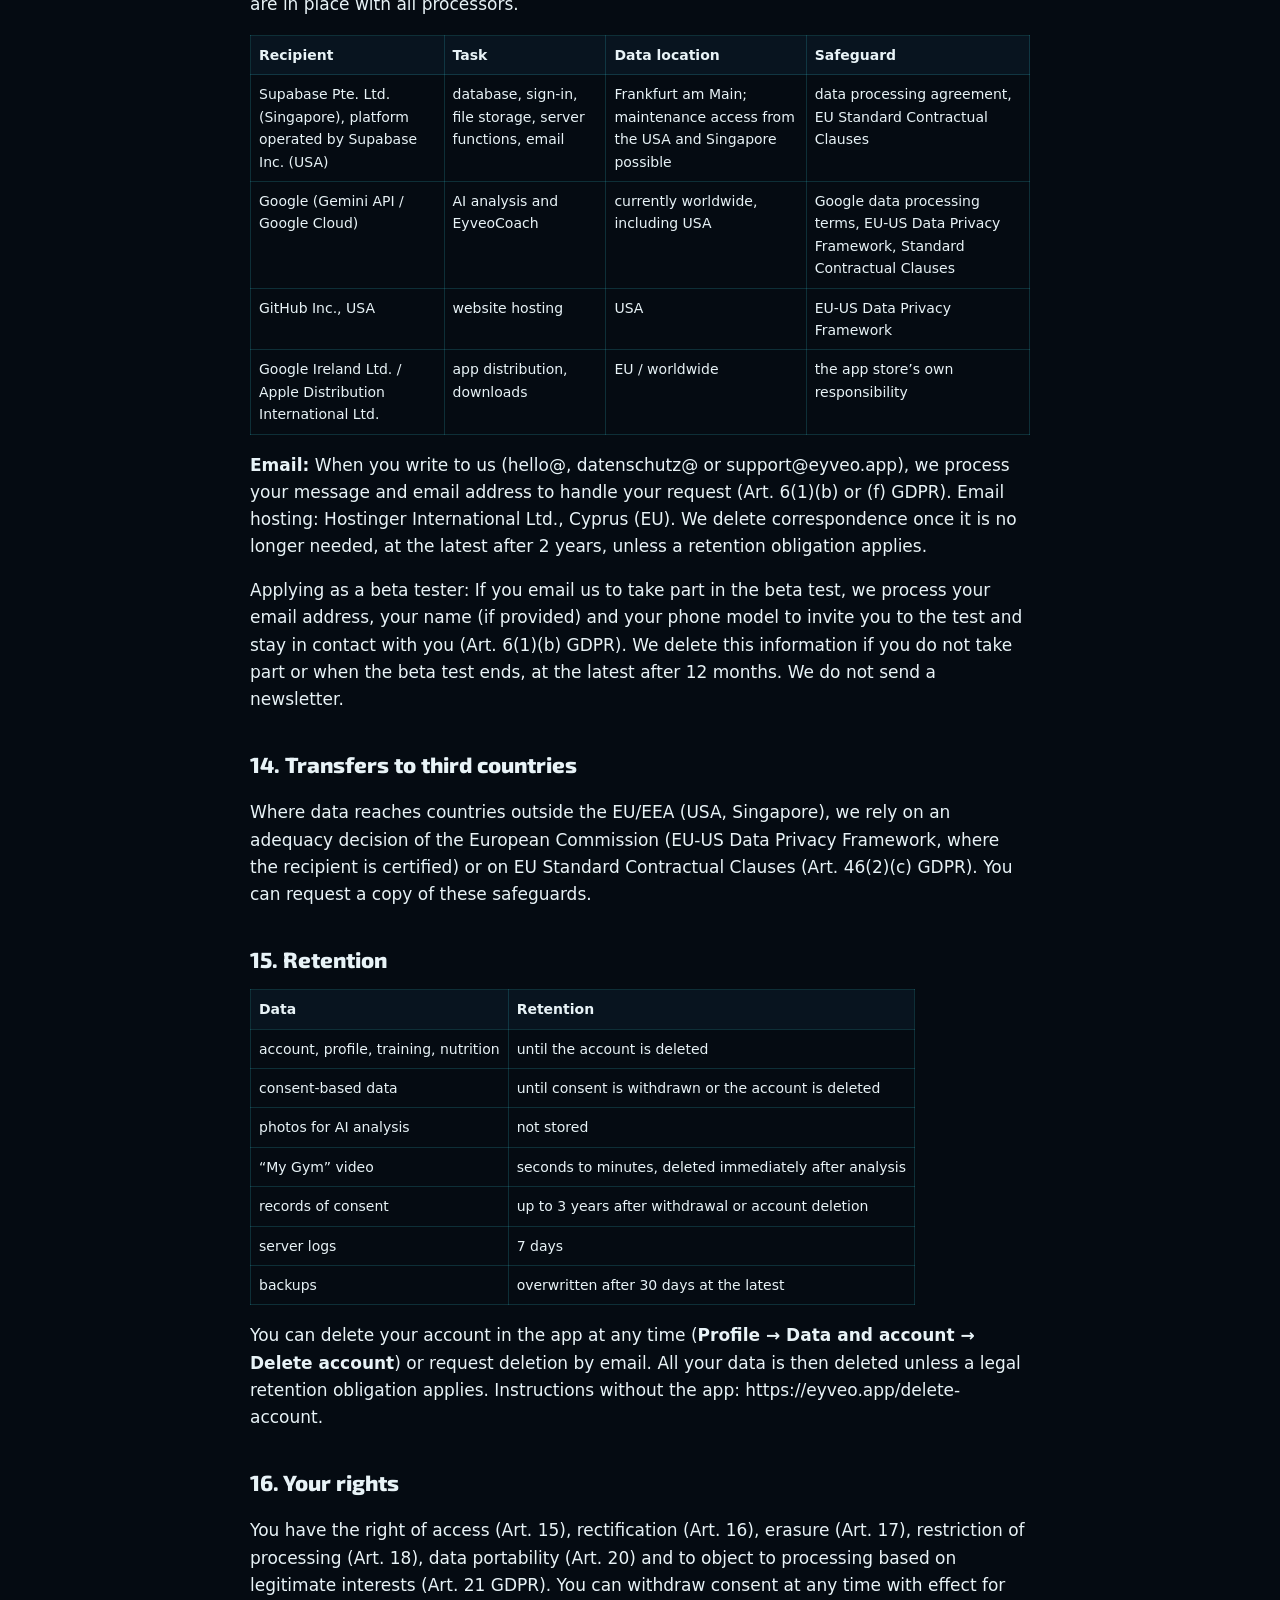
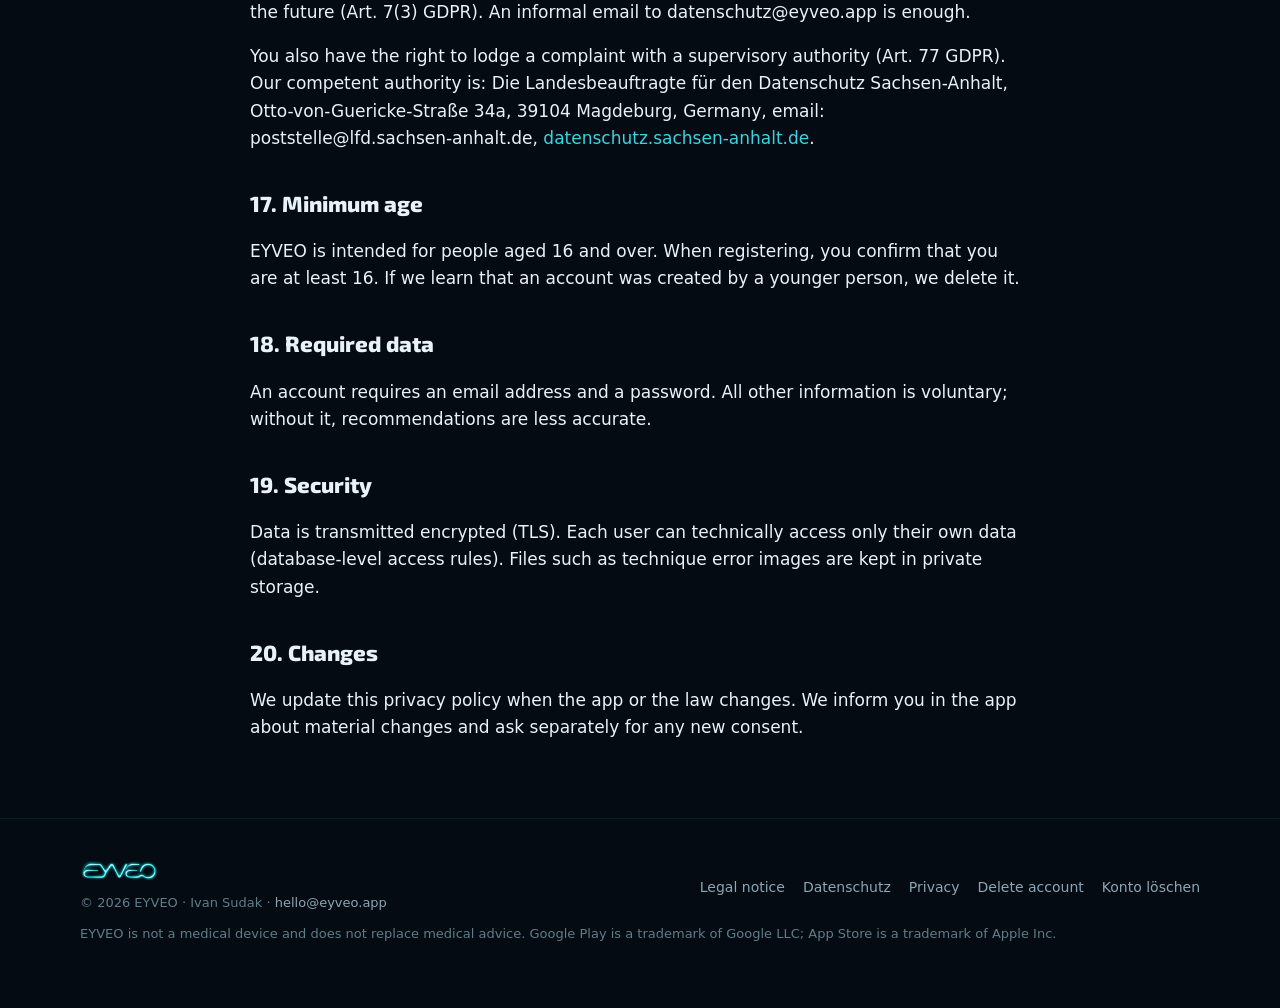
<file: privacy.html>
<!DOCTYPE html>
<html lang="en"><head><meta charset="utf-8"><meta name="viewport" content="width=device-width,initial-scale=1">
<title>Privacy Policy · EYVEO</title><meta name="robots" content="index,follow"><meta name="theme-color" content="#050b12">
<link rel="icon" href="/assets/media/icon-32.png" sizes="32x32"><link rel="apple-touch-icon" href="/assets/media/icon-180.png">
<link rel="stylesheet" href="/assets/site.css"></head>
<body>
<header class="nav"><div class="wrap">
<a class="brand" href="/en/" aria-label="EYVEO"><img src="/assets/media/eyveo-logo-sm.webp" alt="EYVEO" width="98" height="30"></a>
<nav aria-label="Hauptnavigation"><a href="/en/#features">Features</a><a href="/en/#technique">Technique</a><a href="/en/#privacy">Privacy</a><a href="/en/#faq">FAQ</a></nav>
<details class="langs"><summary aria-label="Sprache / Language">EN</summary><div><a href="/datenschutz" hreflang="de" lang="de"><b>DE</b>Deutsch</a><a href="/privacy" hreflang="en" lang="en"><b>EN</b>English</a><a href="/ru/" hreflang="ru" lang="ru"><b>RU</b>Русский</a><a href="/uk/" hreflang="uk" lang="uk"><b>UA</b>Українська</a></div></details>
<a class="btn btn-primary btn-sm" href="mailto:hello@eyveo.app?subject=EYVEO%20beta%20test&body=Hi%20EYVEO%20team%2C%0A%0AI%27d%20like%20to%20test%20the%20app.%0AMy%20phone%3A%20(Android%20%2F%20iPhone)%0A">Join the beta</a>
</div></header>
<main class="legal"><h1>Privacy Policy</h1>
<p>Last updated: 27.11.2026 · Version 0.1 (test phase). In case of doubt, the German version prevails.</p>
<p>This privacy policy applies to the EYVEO app (Android, iOS) and the website eyveo.app. It explains which personal data we process, why, on what legal basis, who receives it and what rights you have.</p>
<h2>1. Controller</h2>
<p>Ivan Sudak, sole proprietor (Einzelunternehmer) · Schillerstraße 22, 06712 Zeitz, Germany · Email: datenschutz@eyveo.app · Phone: +49 1521 1096249</p>
<p>We have not appointed a data protection officer because, in our assessment, the legal requirements (Art. 37 GDPR, Section 38 BDSG) are not met. Please send privacy requests to the email address above.</p>
<h2>2. Summary</h2>
<ul>
<li>Your data is stored in the EU (data centre in Frankfurt am Main, Germany).</li>
<li>The camera image used by EVision+ is analysed only on your device and is never uploaded.</li>
<li>We process health-related information only with your explicit consent. Each consent is separate, voluntary and can be withdrawn in the app at any time.</li>
<li>AI features are provided by Google. We do not store photos sent for AI analysis.</li>
<li>We do not sell data, show ads or build advertising profiles.</li>
<li>The app is intended for people aged 16 and over.</li>
</ul>
<h2>3. User account</h2>
<p><strong>Data:</strong> email address, password (stored only as a hash), optionally your name, time of registration and sign-in. <strong>Purpose:</strong> creating and managing your account, sign-in, password reset, syncing your data across devices. <strong>Legal basis:</strong> Art. 6(1)(b) GDPR (contract for the use of the app). Account and password emails are sent via our hosting provider (section 13).</p>
<h2>4. Profile, training and nutrition</h2>
<p><strong>Data:</strong> sex, age, height, current and target weight, activity level, training goals (including in your own words), training location, available equipment (“My Gym”), training plans, completed sets, reps and weights, detected technique errors (as text and percentage), food diary, water intake, diet type, pantry items for EYVEO Chef, supplements you entered and their intake. <strong>Purpose:</strong> creating and adapting your training and nutrition recommendations, progress display, reminders. <strong>Legal basis:</strong> Art. 6(1)(b) GDPR. Which of these items are sent to the AI is described in section 6.</p>
<h2>5. Health-related data (only with consent)</h2>
<p>Some information may reveal details about your health and is specially protected (Art. 9 GDPR). We process it only if you have explicitly consented in the app (Art. 9(2)(a) in conjunction with Art. 6(1)(a) GDPR).</p>
<table>
<thead>
<tr>
<th>Consent in the app</th>
<th>Data</th>
<th>Purpose</th>
<th>Sent to AI?</th>
</tr>
</thead>
<tbody>
<tr>
<td>Health and limitations</td>
<td>injuries, complaints, limitations (free text)</td>
<td>“Limitation” hints on exercises; evaluated only in your account</td>
<td>No</td>
</tr>
<tr>
<td>Consider allergies in AI recommendations</td>
<td>allergies, intolerances</td>
<td>menus without problem foods, warnings in photo analysis</td>
<td>Yes</td>
</tr>
<tr>
<td>Save daily well-being</td>
<td>sleep duration and quality, energy, muscle soreness, stress, mood, weight (check-in)</td>
<td>“Readiness” score and daily recommendation</td>
<td>No</td>
</tr>
<tr>
<td>Consider well-being and supplements in the coach</td>
<td>check-in values and readiness, list of supplements you take</td>
<td>more personal EyveoCoach answers</td>
<td>Yes</td>
</tr>
<tr>
<td>Save images of technique errors</td>
<td>still image from EVision+ (may show your body and face)</td>
<td>error archive to compare your technique</td>
<td>No</td>
</tr>
<tr>
<td>Health Connect / Apple Health</td>
<td>steps, active calories, heart rate, sleep, weight (read only)</td>
<td>“Sleep and heart rate” cards, activity</td>
<td>No, the data stays on your device</td>
</tr>
</tbody>
</table>
<p>The app keeps working without these consents; only the related feature is unavailable. You can withdraw any consent under <strong>Profile → Data and account → Consents</strong>. After withdrawal we delete the affected data; processing before the withdrawal remains lawful (Art. 7(3) GDPR). We record when you gave or withdrew consent so that we can demonstrate it (Art. 7(1) GDPR).</p>
<h2>6. AI features</h2>
<p>EYVEO uses artificial intelligence. AI content is labelled as EyveoCoach or “AI analysis”. EyveoCoach is an AI system, not a human.</p>
<table>
<thead>
<tr>
<th>Feature</th>
<th>What is sent to the AI</th>
<th>What we store</th>
</tr>
</thead>
<tbody>
<tr>
<td>EyveoCoach (chat)</td>
<td>your question, optionally a photo; profile, goals, recent workouts, detected technique errors, today’s nutrition; allergies and well-being/supplements only with consent (section 5)</td>
<td>chat history in your account until deleted; photo not stored</td>
</tr>
<tr>
<td>Meal photo analysis</td>
<td>photo, diet type, allergies only with consent</td>
<td>result in your food diary; photo not stored</td>
</tr>
<tr>
<td>Supplement search (photo, name, voice)</td>
<td>photo of the package or search term</td>
<td>result in your entry; photo not stored</td>
</tr>
<tr>
<td>EYVEO Chef (fridge, shopping)</td>
<td>3–5 automatically selected photos, pantry, goals, training day</td>
<td>pantry and menus in your account; photos not stored</td>
</tr>
<tr>
<td>“My Gym” scan</td>
<td>video (15–20 s) or up to 6 photos</td>
<td>video deleted immediately after analysis, by us and by the AI provider</td>
</tr>
</tbody>
</table>
<p><strong>Legal basis:</strong> Art. 6(1)(b) GDPR; for health-related information, your consent under section 5. <strong>Provider:</strong> Google (section 13). Currently: Google Gemini API; processing may take place outside the EU (section 14). Under the terms of the paid service, Google does not use your inputs to train its models; Google may log inputs for a limited period to detect abuse.</p>
<p><strong>Please note:</strong> AI answers may be wrong. They are general fitness and nutrition information and do not replace advice from a doctor, therapist or dietitian. No automated decision with legal or similarly significant effect within the meaning of Art. 22 GDPR takes place.</p>
<p><strong>Photos and videos of other people:</strong> please do not record other people, especially in a gym, and follow your gym’s house rules.</p>
<h2>7. Camera: EVision+ (technique detection)</h2>
<p>EVision+ analyses the camera image only on your device (Google ML Kit, running locally). The video is not stored and not transmitted to us or third parties. Only the results are saved to your account: number of reps, detected technique errors and percentages. Still images are stored only with your consent (section 5). The camera is used only after you grant the system permission, which you can revoke in your device settings at any time.</p>
<h2>8. Voice input</h2>
<p>Voice input uses your operating system’s speech recognition (Android: Google, iOS: Apple). Depending on your device settings, the audio may be processed in the cloud by the operating system provider under its own privacy terms. EYVEO receives only the recognised text and does not store audio. Microphone permission is optional; you can type instead.</p>
<h2>9. Health Connect and Apple Health</h2>
<p>If you enable the connection, EYVEO reads: steps, active calories, heart rate, sleep and weight. EYVEO does not write data to Health Connect or Apple Health. The data is displayed and evaluated only on your device; it is not sent to our servers or to the AI, not used for advertising and not sold to third parties. Use of data from Health Connect complies with the <a href="https://support.google.com/googleplay/android-developer/answer/12991134">Health Connect Permissions Policy</a>, including its limited use requirements. The legal basis is your consent (Art. 9(2)(a) GDPR), which you can withdraw at any time via the system permissions.</p>
<h2>10. Notifications, sharing and exercise videos</h2>
<ul>
<li><strong>Reminders</strong> (e.g. supplement intake) are scheduled locally on your device.</li>
<li><strong>Sharing:</strong> you share achievements yourself through your device’s share menu. The card contains no health data (no body weight, no limitations).</li>
<li><strong>Exercise videos</strong> are downloaded from our storage in Frankfurt the first time you play them; this technically involves your IP address (Art. 6(1)(f) GDPR, legitimate interest in delivering the content).</li>
</ul>
<h2>11. Test phase</h2>
<p>During the test phase you can send us feedback by email or messenger. We use it only to improve the app and delete it after evaluation, at the latest 6 months after the end of the test phase. See the separate tester information.</p>
<h2>12. Website</h2>
<p>When you visit eyveo.app, our hosting provider processes technically necessary data: IP address, date and time, page requested, browser and operating system, in order to deliver the website securely (Art. 6(1)(f) GDPR). The website uses no cookies, analytics or advertising services. Hosting: GitHub Pages (GitHub Inc., USA; EU-US Data Privacy Framework / Standard Contractual Clauses). The domain is managed by Hostinger International Ltd. (Cyprus, EU).</p>
<p>Fonts, images and videos on this website are hosted on our own web space and are not loaded from third parties. The home page uses its own script solely to animate the logo; it does not store anything on your device, does not read any data and does not load any content. The website does not set cookies and does not use analytics or tracking services.</p>
<h2>13. Recipients and processors</h2>
<p>We share data only where necessary to operate the service. Contracts under Art. 28 GDPR are in place with all processors.</p>
<table>
<thead>
<tr>
<th>Recipient</th>
<th>Task</th>
<th>Data location</th>
<th>Safeguard</th>
</tr>
</thead>
<tbody>
<tr>
<td>Supabase Pte. Ltd. (Singapore), platform operated by Supabase Inc. (USA)</td>
<td>database, sign-in, file storage, server functions, email</td>
<td>Frankfurt am Main; maintenance access from the USA and Singapore possible</td>
<td>data processing agreement, EU Standard Contractual Clauses</td>
</tr>
<tr>
<td>Google (Gemini API / Google Cloud)</td>
<td>AI analysis and EyveoCoach</td>
<td>currently worldwide, including USA</td>
<td>Google data processing terms, EU-US Data Privacy Framework, Standard Contractual Clauses</td>
</tr>
<tr>
<td>GitHub Inc., USA</td>
<td>website hosting</td>
<td>USA</td>
<td>EU-US Data Privacy Framework</td>
</tr>
<tr>
<td>Google Ireland Ltd. / Apple Distribution International Ltd.</td>
<td>app distribution, downloads</td>
<td>EU / worldwide</td>
<td>the app store’s own responsibility</td>
</tr>
</tbody>
</table>
<p><strong>Email:</strong> When you write to us (hello@, datenschutz@ or support@eyveo.app), we process your message and email address to handle your request (Art. 6(1)(b) or (f) GDPR). Email hosting: Hostinger International Ltd., Cyprus (EU). We delete correspondence once it is no longer needed, at the latest after 2 years, unless a retention obligation applies.</p>
<p>Applying as a beta tester: If you email us to take part in the beta test, we process your email address, your name (if provided) and your phone model to invite you to the test and stay in contact with you (Art. 6(1)(b) GDPR). We delete this information if you do not take part or when the beta test ends, at the latest after 12 months. We do not send a newsletter.</p>
<h2>14. Transfers to third countries</h2>
<p>Where data reaches countries outside the EU/EEA (USA, Singapore), we rely on an adequacy decision of the European Commission (EU-US Data Privacy Framework, where the recipient is certified) or on EU Standard Contractual Clauses (Art. 46(2)(c) GDPR). You can request a copy of these safeguards.</p>
<h2>15. Retention</h2>
<table>
<thead>
<tr>
<th>Data</th>
<th>Retention</th>
</tr>
</thead>
<tbody>
<tr>
<td>account, profile, training, nutrition</td>
<td>until the account is deleted</td>
</tr>
<tr>
<td>consent-based data</td>
<td>until consent is withdrawn or the account is deleted</td>
</tr>
<tr>
<td>photos for AI analysis</td>
<td>not stored</td>
</tr>
<tr>
<td>“My Gym” video</td>
<td>seconds to minutes, deleted immediately after analysis</td>
</tr>
<tr>
<td>records of consent</td>
<td>up to 3 years after withdrawal or account deletion</td>
</tr>
<tr>
<td>server logs</td>
<td>7 days</td>
</tr>
<tr>
<td>backups</td>
<td>overwritten after 30 days at the latest</td>
</tr>
</tbody>
</table>
<p>You can delete your account in the app at any time (<strong>Profile → Data and account → Delete account</strong>) or request deletion by email. All your data is then deleted unless a legal retention obligation applies. Instructions without the app: https://eyveo.app/delete-account.</p>
<h2>16. Your rights</h2>
<p>You have the right of access (Art. 15), rectification (Art. 16), erasure (Art. 17), restriction of processing (Art. 18), data portability (Art. 20) and to object to processing based on legitimate interests (Art. 21 GDPR). You can withdraw consent at any time with effect for the future (Art. 7(3) GDPR). An informal email to datenschutz@eyveo.app is enough.</p>
<p>You also have the right to lodge a complaint with a supervisory authority (Art. 77 GDPR). Our competent authority is: Die Landesbeauftragte für den Datenschutz Sachsen-Anhalt, Otto-von-Guericke-Straße 34a, 39104 Magdeburg, Germany, email: poststelle@lfd.sachsen-anhalt.de, <a href="https://datenschutz.sachsen-anhalt.de">datenschutz.sachsen-anhalt.de</a>.</p>
<h2>17. Minimum age</h2>
<p>EYVEO is intended for people aged 16 and over. When registering, you confirm that you are at least 16. If we learn that an account was created by a younger person, we delete it.</p>
<h2>18. Required data</h2>
<p>An account requires an email address and a password. All other information is voluntary; without it, recommendations are less accurate.</p>
<h2>19. Security</h2>
<p>Data is transmitted encrypted (TLS). Each user can technically access only their own data (database-level access rules). Files such as technique error images are kept in private storage.</p>
<h2>20. Changes</h2>
<p>We update this privacy policy when the app or the law changes. We inform you in the app about material changes and ask separately for any new consent.</p></main>
<footer class="foot"><div class="wrap">
<div><img src="/assets/media/eyveo-logo-sm.webp" alt="EYVEO" width="79" height="24"><div class="note">© 2026 EYVEO · Ivan Sudak · <a href="mailto:hello@eyveo.app">hello@eyveo.app</a></div></div>
<nav aria-label="Rechtliches"><a href="/impressum">Legal notice</a><a href="/datenschutz">Datenschutz</a><a href="/privacy">Privacy</a><a href="/delete-account">Delete account</a><a href="/konto-loeschen">Konto löschen</a></nav>
</div><div class="wrap"><p class="note">EYVEO is not a medical device and does not replace medical advice. Google Play is a trademark of Google LLC; App Store is a trademark of Apple Inc.</p></div></footer>
</body></html>
</file>
<file: assets/site.css>
@font-face{font-family:"Exo 2";src:url(/assets/fonts/exo-2-cyrillic-300-normal.woff2) format("woff2");font-weight:300;font-display:swap;unicode-range:U+0301,U+0400-045F,U+0490-0491,U+04B0-04B1,U+2116}
@font-face{font-family:"Exo 2";src:url(/assets/fonts/exo-2-cyrillic-400-normal.woff2) format("woff2");font-weight:400;font-display:swap;unicode-range:U+0301,U+0400-045F,U+0490-0491,U+04B0-04B1,U+2116}
@font-face{font-family:"Exo 2";src:url(/assets/fonts/exo-2-cyrillic-600-normal.woff2) format("woff2");font-weight:600;font-display:swap;unicode-range:U+0301,U+0400-045F,U+0490-0491,U+04B0-04B1,U+2116}
@font-face{font-family:"Exo 2";src:url(/assets/fonts/exo-2-cyrillic-800-normal.woff2) format("woff2");font-weight:800;font-display:swap;unicode-range:U+0301,U+0400-045F,U+0490-0491,U+04B0-04B1,U+2116}
@font-face{font-family:"Exo 2";src:url(/assets/fonts/exo-2-latin-300-normal.woff2) format("woff2");font-weight:300;font-display:swap;unicode-range:U+0000-00FF,U+0131,U+0152-0153,U+02BB-02BC,U+02C6,U+02DA,U+02DC,U+0304,U+0308,U+0329,U+2000-206F,U+20AC,U+2122,U+2191,U+2193,U+2212,U+2215,U+FEFF,U+FFFD}
@font-face{font-family:"Exo 2";src:url(/assets/fonts/exo-2-latin-400-normal.woff2) format("woff2");font-weight:400;font-display:swap;unicode-range:U+0000-00FF,U+0131,U+0152-0153,U+02BB-02BC,U+02C6,U+02DA,U+02DC,U+0304,U+0308,U+0329,U+2000-206F,U+20AC,U+2122,U+2191,U+2193,U+2212,U+2215,U+FEFF,U+FFFD}
@font-face{font-family:"Exo 2";src:url(/assets/fonts/exo-2-latin-600-normal.woff2) format("woff2");font-weight:600;font-display:swap;unicode-range:U+0000-00FF,U+0131,U+0152-0153,U+02BB-02BC,U+02C6,U+02DA,U+02DC,U+0304,U+0308,U+0329,U+2000-206F,U+20AC,U+2122,U+2191,U+2193,U+2212,U+2215,U+FEFF,U+FFFD}
@font-face{font-family:"Exo 2";src:url(/assets/fonts/exo-2-latin-800-normal.woff2) format("woff2");font-weight:800;font-display:swap;unicode-range:U+0000-00FF,U+0131,U+0152-0153,U+02BB-02BC,U+02C6,U+02DA,U+02DC,U+0304,U+0308,U+0329,U+2000-206F,U+20AC,U+2122,U+2191,U+2193,U+2212,U+2215,U+FEFF,U+FFFD}
:root{--bg:#050b12;--bg2:#08141f;--card:rgba(11,28,42,.62);--line:rgba(59,211,228,.18);--line2:rgba(59,211,228,.38);--ink:#e8f3f7;--muted:#8aa7b3;--faint:#5f7d89;--cyan:#3bd3e4;--teal:#00c8b8;--violet:#8f74ff;--lime:#c8f45a;--coral:#ff5e57;--amber:#ffb547;--r:22px;--max:1160px;
--head:"Exo 2",system-ui,-apple-system,"Segoe UI",Roboto,sans-serif;--body:system-ui,-apple-system,"Segoe UI",Roboto,Helvetica,Arial,sans-serif}
*{box-sizing:border-box}html{scroll-behavior:smooth;-webkit-text-size-adjust:100%}
body{margin:0;background:var(--bg);color:var(--ink);font:17px/1.6 var(--body);overflow-x:hidden}
body::before{content:"";position:fixed;inset:0;z-index:-1;background:
radial-gradient(900px 600px at 78% -10%,rgba(0,200,184,.16),transparent 60%),
radial-gradient(700px 520px at -10% 30%,rgba(143,116,255,.12),transparent 60%),
radial-gradient(900px 700px at 50% 120%,rgba(3,134,156,.18),transparent 60%),var(--bg)}
a{color:var(--cyan);text-decoration:none}a:hover{text-decoration:underline}
img,video{max-width:100%;display:block}
.wrap{max-width:var(--max);margin:0 auto;padding:0 20px}
.skip{position:absolute;left:-999px}.skip:focus{left:12px;top:12px;background:#000;padding:8px 12px;z-index:9}
/* header */
.nav{position:sticky;top:0;z-index:20;backdrop-filter:blur(14px);-webkit-backdrop-filter:blur(14px);background:rgba(5,11,18,.66);border-bottom:1px solid rgba(59,211,228,.08)}
.nav .wrap{display:flex;align-items:center;gap:22px;height:66px}
.nav .brand img{height:30px;width:auto;filter:drop-shadow(0 0 10px rgba(59,211,228,.35))}
.nav nav{display:flex;gap:22px;margin-left:auto;font:600 14px/1 var(--head);letter-spacing:.04em}
.nav nav a{color:var(--muted)}.nav nav a:hover{color:var(--ink);text-decoration:none}
.lang{font:600 13px/1 var(--head);color:var(--muted);border:1px solid var(--line);padding:7px 10px;border-radius:99px}
.btn{display:inline-flex;align-items:center;gap:10px;font:700 15px/1 var(--head);letter-spacing:.03em;padding:15px 22px;border-radius:99px;border:1px solid transparent;transition:transform .2s,box-shadow .2s,background .2s}
.btn:hover{text-decoration:none;transform:translateY(-1px)}
.btn-primary{color:#03141a;background:linear-gradient(135deg,#5ee6f0,#00c8b8 55%,#03869c);box-shadow:0 10px 34px rgba(0,200,184,.32),inset 0 1px 0 rgba(255,255,255,.45)}
.btn-primary:hover{box-shadow:0 14px 44px rgba(0,200,184,.45),inset 0 1px 0 rgba(255,255,255,.5)}
.btn-ghost{color:var(--ink);border-color:var(--line2);background:rgba(11,28,42,.4)}
.btn-sm{padding:10px 16px;font-size:13px}
/* hero */
.hero{padding:72px 0 40px;overflow:hidden}
.hero .wrap{display:grid;grid-template-columns:1.05fr .95fr;gap:48px;align-items:center}
.eyebrow{display:inline-flex;align-items:center;gap:10px;font:600 13px/1 var(--head);letter-spacing:.14em;text-transform:uppercase;color:var(--cyan);padding:9px 14px;border:1px solid var(--line);border-radius:99px;background:rgba(59,211,228,.06)}
.dot{width:8px;height:8px;border-radius:50%;background:var(--lime);box-shadow:0 0 12px var(--lime);animation:pulse 2.4s ease-in-out infinite}
h1,h2,h3{font-family:var(--head);margin:0}
.hero h1{font-weight:800;font-size:clamp(40px,6vw,70px);line-height:1.02;letter-spacing:-.01em;margin:22px 0 20px}
.grad{background:linear-gradient(100deg,#fff 0%,#bff7fb 35%,#3bd3e4 65%,#8f74ff 100%);-webkit-background-clip:text;background-clip:text;color:transparent}
.lead{font-size:clamp(17px,1.6vw,20px);color:#b9cfd8;max-width:560px;margin:0 0 30px}
.ctas{display:flex;flex-wrap:wrap;gap:12px;margin-bottom:28px}
.stores{display:flex;flex-wrap:wrap;gap:10px}
.store{display:flex;align-items:center;gap:10px;padding:10px 16px;border-radius:14px;border:1px solid var(--line);background:rgba(8,20,31,.7);color:var(--muted);font:600 13px/1.25 var(--head)}
.store b{display:block;color:var(--ink);font-size:15px}
.store svg{width:22px;height:22px;fill:var(--ink)}
/* phone */
.stage{position:relative;display:grid;place-items:center;min-height:560px}
.halo{position:absolute;width:520px;height:520px;border-radius:50%;background:radial-gradient(circle,rgba(0,200,184,.28),rgba(143,116,255,.12) 45%,transparent 70%);filter:blur(10px);animation:breathe 6s ease-in-out infinite}
.ribbon{position:absolute;width:640px;max-width:none;opacity:1;left:50%;top:50%;transform:translate(-50%,-50%)}
.ribbon path{fill:none;stroke-linecap:round}
.ribbon .r1{stroke:url(#rg);stroke-width:3;stroke-dasharray:90 900;filter:drop-shadow(0 0 6px #3bd3e4);animation:flow 7s linear infinite}
.ribbon .r2{stroke:rgba(59,211,228,.22);stroke-width:1.4}
.phone{position:relative;width:290px;aspect-ratio:9/19;border-radius:44px;padding:11px;background:linear-gradient(160deg,#1b2c38,#070e15 45%,#13232e);box-shadow:0 40px 90px rgba(0,0,0,.6),0 0 0 1px rgba(255,255,255,.06),inset 0 0 0 1px rgba(59,211,228,.18)}
.phone .screen{position:relative;width:100%;height:100%;border-radius:34px;overflow:hidden;background:#0b1620}
.phone video,.phone .girl{width:100%;height:100%;object-fit:cover;display:block}.phone .girl{object-position:50% 60%}
.phone .notch{position:absolute;top:10px;left:50%;transform:translateX(-50%);width:84px;height:22px;border-radius:12px;background:#03070b;z-index:3}
.hud{position:absolute;inset:0;z-index:2;pointer-events:none}
.hud .top{position:absolute;top:44px;left:0;right:0;text-align:center;font:800 12px/1 var(--head);letter-spacing:.2em;color:#04161c}
.hud .top span{background:rgba(255,255,255,.72);padding:6px 10px;border-radius:99px}
.hud .reps{position:absolute;left:16px;bottom:18px;font:800 54px/1 var(--head);color:#fff;text-shadow:0 2px 14px rgba(0,0,0,.55)}
.hud .reps small{display:block;font:600 11px/1 var(--head);letter-spacing:.16em;color:#e8f3f7;opacity:.9;margin-top:6px}
.chip{position:absolute;z-index:4;display:flex;align-items:center;gap:10px;padding:12px 15px;border-radius:16px;background:rgba(8,22,32,.72);border:1px solid var(--line2);backdrop-filter:blur(12px);-webkit-backdrop-filter:blur(12px);box-shadow:0 16px 40px rgba(0,0,0,.45);font:600 14px/1.25 var(--head);color:var(--ink);animation:float 6s ease-in-out infinite}
.chip small{display:block;font:600 11px/1.2 var(--head);color:var(--muted);letter-spacing:.06em}
.chip i{width:30px;height:30px;border-radius:10px;display:grid;place-items:center;font-style:normal;font-size:15px}
.chip.c1{top:16%;left:-6%}.chip.c1 i{background:rgba(200,244,90,.16);color:var(--lime)}
.chip.c2{bottom:20%;right:-8%;animation-delay:-3s}.chip.c2 i{background:rgba(255,181,71,.16);color:var(--amber)}
.chip.c3{top:52%;left:-12%;animation-delay:-1.5s}.chip.c3 i{background:rgba(143,116,255,.18);color:var(--violet)}
/* sections */
section{padding:86px 0}
.kicker{font:700 13px/1 var(--head);letter-spacing:.2em;text-transform:uppercase;color:var(--cyan);margin-bottom:14px}
.sec-h{font-weight:800;font-size:clamp(30px,4vw,46px);line-height:1.08;margin-bottom:16px;max-width:760px}
.sec-p{color:var(--muted);max-width:640px;margin:0 0 42px;font-size:18px}
.stats{padding:10px 0 20px}
.stats .wrap{display:grid;grid-template-columns:repeat(4,1fr);gap:14px}
.stat{padding:20px 22px;border-radius:18px;border:1px solid var(--line);background:linear-gradient(180deg,rgba(11,28,42,.6),rgba(8,20,31,.35))}
.stat b{display:block;font:800 26px/1.1 var(--head);color:#fff;margin-bottom:4px}
.stat span{color:var(--muted);font-size:14px}
.grid{display:grid;grid-template-columns:repeat(3,1fr);gap:18px}
.card{position:relative;padding:28px 26px 26px;border-radius:var(--r);border:1px solid var(--line);background:var(--card);backdrop-filter:blur(8px);-webkit-backdrop-filter:blur(8px);overflow:hidden;transition:transform .25s,border-color .25s,box-shadow .25s}
.card::after{content:"";position:absolute;inset:0;border-radius:inherit;padding:1px;background:linear-gradient(140deg,rgba(94,230,240,.55),transparent 40%,transparent 60%,rgba(143,116,255,.45));-webkit-mask:linear-gradient(#000 0 0) content-box,linear-gradient(#000 0 0);-webkit-mask-composite:xor;mask-composite:exclude;opacity:0;transition:opacity .25s;pointer-events:none}
.card:hover{transform:translateY(-4px);box-shadow:0 22px 50px rgba(0,0,0,.4)}.card:hover::after{opacity:1}
.card .ic{width:48px;height:48px;border-radius:14px;display:grid;place-items:center;margin-bottom:18px;background:rgba(59,211,228,.1);border:1px solid var(--line)}
.card .ic svg{width:24px;height:24px;stroke:var(--cyan);fill:none;stroke-width:1.8;stroke-linecap:round;stroke-linejoin:round}
.card h3{font-size:21px;font-weight:700;margin-bottom:8px}
.card p{margin:0;color:var(--muted);font-size:16px}
.card.feat{grid-column:1/-1;display:grid;grid-template-columns:1.2fr .8fr;gap:24px;align-items:center;background:linear-gradient(135deg,rgba(0,200,184,.14),rgba(143,116,255,.10) 70%),var(--card)}
.card.feat h3{font-size:28px}.tag{display:inline-block;font:700 11px/1 var(--head);letter-spacing:.16em;color:var(--lime);border:1px solid rgba(200,244,90,.35);padding:6px 9px;border-radius:99px;margin-bottom:14px}
.feat ul{margin:14px 0 0;padding:0;list-style:none;color:#b9cfd8;font-size:15px}
.feat li{padding-left:22px;position:relative;margin:7px 0}.feat li::before{content:"";position:absolute;left:0;top:.6em;width:10px;height:2px;background:var(--cyan);box-shadow:0 0 8px var(--cyan)}
.mini{border-radius:18px;overflow:hidden;border:1px solid var(--line);aspect-ratio:4/3;background:#0b1620;max-height:380px}
.mini video{width:100%;height:100%;object-fit:cover}
/* gallery */
.gallery{display:grid;grid-template-columns:repeat(4,1fr);gap:16px}
.tile{border-radius:20px;overflow:hidden;border:1px solid var(--line);background:#0b1620;position:relative}
.tile video{width:100%;aspect-ratio:9/14;object-fit:cover}
.tile figcaption{position:absolute;left:12px;right:12px;bottom:12px;padding:10px 12px;border-radius:12px;background:rgba(5,11,18,.72);backdrop-filter:blur(8px);-webkit-backdrop-filter:blur(8px);font:600 14px/1.25 var(--head)}
.tile figcaption small{display:block;color:var(--muted);font-size:12px;font-weight:600}
figure{margin:0}
/* steps */
.steps{display:grid;grid-template-columns:repeat(3,1fr);gap:18px;counter-reset:s}
.step{padding:26px;border-radius:var(--r);border:1px solid var(--line);background:rgba(8,20,31,.5)}
.step::before{counter-increment:s;content:"0" counter(s);display:block;font:800 40px/1 var(--head);margin-bottom:14px;background:linear-gradient(120deg,#5ee6f0,#8f74ff);-webkit-background-clip:text;background-clip:text;color:transparent}
.step h3{font-size:20px;margin-bottom:6px}.step p{margin:0;color:var(--muted);font-size:16px}
/* privacy */
.privacy{display:grid;grid-template-columns:.9fr 1.1fr;gap:40px;align-items:center}
.plist{display:grid;gap:12px}
.pitem{display:flex;gap:14px;padding:18px 20px;border-radius:16px;border:1px solid var(--line);background:rgba(8,20,31,.55)}
.pitem svg{flex:none;width:22px;height:22px;stroke:var(--lime);fill:none;stroke-width:2;stroke-linecap:round;stroke-linejoin:round;margin-top:2px}
.pitem b{display:block;font-family:var(--head)}.pitem span{color:var(--muted);font-size:15px}
.symbol{width:min(380px,80%);max-width:100%;height:auto;margin:0 auto;filter:drop-shadow(0 0 40px rgba(59,211,228,.35));animation:breathe 7s ease-in-out infinite}
/* faq */
.faq{max-width:820px}
details{border-bottom:1px solid var(--line);padding:6px 0}
summary{cursor:pointer;list-style:none;padding:18px 40px 18px 0;position:relative;font:700 18px/1.35 var(--head)}
summary::-webkit-details-marker{display:none}
summary::after{content:"";position:absolute;right:8px;top:50%;width:12px;height:12px;border-right:2px solid var(--cyan);border-bottom:2px solid var(--cyan);transform:translateY(-70%) rotate(45deg);transition:transform .2s}
details[open] summary::after{transform:translateY(-30%) rotate(-135deg)}
details p{margin:0 0 18px;color:var(--muted)}
/* cta */
.cta{text-align:center;padding:70px 26px;border-radius:32px;border:1px solid var(--line2);background:radial-gradient(600px 300px at 50% 0,rgba(0,200,184,.22),transparent 70%),linear-gradient(180deg,rgba(11,28,42,.8),rgba(5,11,18,.8));position:relative;overflow:hidden}
.cta h2{font-weight:800;font-size:clamp(30px,4.4vw,50px);margin-bottom:12px}
.cta p{color:var(--muted);margin:0 auto 28px;max-width:560px}
.cta .ctas{justify-content:center;margin:0}
.slogan{font:300 italic 15px/1 var(--head);letter-spacing:.24em;text-transform:uppercase;color:var(--muted);margin-top:22px}
/* footer */
.foot{border-top:1px solid rgba(59,211,228,.1);padding:40px 0 50px;color:var(--muted);font-size:14px}
.foot .wrap{display:flex;flex-wrap:wrap;gap:24px;align-items:center;justify-content:space-between}
.foot img{height:24px;width:auto}
.foot nav{display:flex;flex-wrap:wrap;gap:18px}.foot a{color:var(--muted)}
.note{color:var(--faint);font-size:13px;margin-top:10px}
/* legal pages */
.legal{max-width:820px;margin:0 auto;padding:46px 20px 60px}
.legal h1{font-size:clamp(30px,4vw,40px);font-weight:800;margin:0 0 18px}
.legal h2{font-size:22px;margin:34px 0 8px}.legal h3{font-size:18px;margin:26px 0 6px}
.legal table{border-collapse:collapse;width:100%;margin:12px 0;font-size:14px;display:block;overflow-x:auto}
.legal th,.legal td{border:1px solid var(--line);padding:8px;text-align:left;vertical-align:top}.legal th{background:var(--bg2)}
.stand{color:var(--muted);font-size:14px}
/* motion */
@keyframes pulse{50%{opacity:.45;transform:scale(.8)}}
@keyframes breathe{50%{transform:scale(1.04);opacity:.85}}
@keyframes float{50%{transform:translateY(-10px)}}
@keyframes flow{to{stroke-dashoffset:-960}}
@keyframes rise{from{opacity:0;transform:translateY(22px)}to{opacity:1;transform:none}}
.hero .copy>*{animation:rise .8s cubic-bezier(.2,.7,.2,1) both}
.hero .copy>*:nth-child(2){animation-delay:.08s}.hero .copy>*:nth-child(3){animation-delay:.16s}.hero .copy>*:nth-child(4){animation-delay:.24s}.hero .copy>*:nth-child(5){animation-delay:.32s}
.stage{animation:rise 1s .2s cubic-bezier(.2,.7,.2,1) both}
@supports (animation-timeline:view()){.reveal{animation:rise linear both;animation-timeline:view();animation-range:entry 0% cover 22%}}
@media (prefers-reduced-motion:reduce){*,*::before,*::after{animation:none!important;transition:none!important;scroll-behavior:auto!important}}
/* responsive */
@media (max-width:980px){.hero .wrap,.privacy{grid-template-columns:minmax(0,1fr)}.stage{min-height:520px}.grid{grid-template-columns:1fr 1fr}.card.feat{grid-column:1/-1}.gallery{grid-template-columns:repeat(2,1fr)}.stats .wrap{grid-template-columns:repeat(2,1fr)}.nav nav{display:none}.nav .lang{margin-left:auto}}
@media (max-width:640px){body{font-size:16px}section{padding:64px 0}.hero{padding:40px 0 20px}.grid,.steps{grid-template-columns:1fr}.card.feat{grid-template-columns:1fr}.chip.c1{left:0}.chip.c2{right:0}.chip.c3{display:none}.phone{width:250px}.halo{width:380px;height:380px}.nav .btn{display:none}.cta{padding:52px 20px}}
.privacy>*,.grid>*,.hero .wrap>*{min-width:0}h1,h2,h3,p{overflow-wrap:break-word;hyphens:auto}
/* ── animiertes Logo (halo.js) */
.brandsec{padding:40px 0 30px;text-align:center}
.halo-logo{position:relative;display:block;margin:0 auto;width:min(var(--w),100%);aspect-ratio:var(--ar);cursor:pointer;touch-action:pan-y;-webkit-tap-highlight-color:transparent;--glow:.1}
.halo-logo canvas{position:absolute;inset:0;width:100%;height:100%}
.halo-logo img{position:absolute;left:50%;top:50%;width:55%;height:auto;margin:0;translate:-50% -50%;transition:filter .2s;pointer-events:none}
.halo-logo .hglow{position:absolute;inset:8% 4%;border-radius:50%;background:radial-gradient(closest-side,rgba(59,211,228,calc(var(--glow)*1.6)),rgba(143,116,255,calc(var(--glow)*.9)) 55%,transparent 100%);filter:blur(20px);pointer-events:none}
.halo-logo:focus-visible{outline:2px solid var(--cyan);outline-offset:6px;border-radius:24px}
.halo-sm{margin:-20px auto 6px}
.brand-h{font:800 clamp(30px,5vw,58px)/1.08 var(--head);letter-spacing:-.01em;margin:6px 0 12px;background:linear-gradient(90deg,#5ee6f0,#3bd3e4 45%,#8f74ff);-webkit-background-clip:text;background-clip:text;color:transparent}
.brand-p{color:var(--muted);max-width:560px;margin:0 auto}
.brand-hint{color:var(--muted);opacity:.6;font-size:13px;letter-spacing:.14em;text-transform:uppercase;margin-top:14px}
/* ── Onboarding-Bilder */
.showcase{padding-top:40px}
.shots{display:grid;grid-template-columns:repeat(3,minmax(0,1fr));gap:22px}
.shot{border:1px solid var(--line2);border-radius:26px;padding:12px 12px 22px;background:linear-gradient(180deg,rgba(11,28,42,.75),rgba(5,11,18,.75))}
.shot .pic{position:relative;border-radius:18px;overflow:hidden;aspect-ratio:640/860;margin-bottom:18px}
.shot .pic img{width:100%;height:100%;object-fit:cover;object-position:50% 55%;display:block;transition:transform 1.2s ease}
.shot:hover .pic img{transform:scale(1.04)}
.shot .pic::after{content:"";position:absolute;inset:0;background:linear-gradient(180deg,transparent 60%,rgba(5,11,18,.6))}
.shot h3{font:800 22px/1.2 var(--head);margin:0 8px 8px}
.shot p{color:var(--muted);margin:0 8px 14px;font-size:15px}
.shot .chips{display:flex;flex-wrap:wrap;gap:6px;margin:0 8px}
.shot .chips span{font-size:12px;padding:5px 10px;border-radius:99px;border:1px solid var(--line2);color:#cfe3ea}
.bub{position:absolute;z-index:1;font-size:12.5px;font-weight:600;padding:7px 11px;border-radius:12px;background:rgba(5,11,18,.72);backdrop-filter:blur(8px);-webkit-backdrop-filter:blur(8px);border:1px solid rgba(255,255,255,.14);white-space:nowrap;color:#fff;animation:float 6s ease-in-out infinite}
.bub::before{content:"";display:inline-block;width:7px;height:7px;border-radius:50%;margin-right:7px;vertical-align:1px;background:var(--c);box-shadow:0 0 10px var(--c)}
.bub.v{--c:#b9a8ff}.bub.a{--c:#ffc56b}.bub.c{--c:#5ee6f0}.bub.g{--c:var(--lime)}
.p-lt{left:10px;top:12px}.p-rm{right:10px;top:46%;animation-delay:-2s}.p-lb{left:10px;bottom:16px;animation-delay:-4s}.p-rb{right:10px;bottom:16px;animation-delay:-3s}
@media (max-width:900px){.shots{grid-template-columns:minmax(0,1fr);max-width:460px;margin:0 auto}}
@media (prefers-reduced-motion:reduce){.bub{animation:none}.shot .pic img{transition:none}}
.brand-h span{display:inline-block}
/* ── Sprachwahl (ohne Skript) */
.langs{position:relative;font:600 13px/1 var(--head)}
.nav .langs{margin-left:4px}
.langs summary{list-style:none;cursor:pointer;color:var(--muted);border:1px solid var(--line);padding:7px 26px 7px 11px;border-radius:99px;position:relative;user-select:none}
.langs summary::-webkit-details-marker{display:none}
.langs summary::after{content:"";position:absolute;right:11px;top:50%;width:6px;height:6px;border-right:1.5px solid currentColor;border-bottom:1.5px solid currentColor;transform:translateY(-70%) rotate(45deg)}
.langs[open] summary{color:var(--ink);border-color:var(--cyan)}
.langs>div{position:absolute;right:0;top:calc(100% + 8px);min-width:170px;padding:6px;border-radius:14px;background:rgba(8,18,28,.97);border:1px solid var(--line2);box-shadow:0 18px 40px rgba(0,0,0,.5);z-index:60}
.langs a{display:flex;gap:12px;align-items:center;padding:10px 12px;border-radius:9px;color:var(--ink);font-weight:400}
.langs a b{font-weight:800;color:var(--cyan);width:22px}
.langs a:hover{background:rgba(59,211,228,.08);text-decoration:none}
.langs a[aria-current]{background:rgba(59,211,228,.12)}
/* ── Mobil: Bild mit Übung direkt unter der Überschrift */
@media (max-width:980px){
 .nav .langs{margin-left:auto}
 .hero .wrap{display:flex;flex-direction:column;gap:0}
 .hero .copy{display:contents}
 .hero .eyebrow{order:1;align-self:flex-start}.hero h1{order:2;margin-bottom:10px}
 .hero .stage{order:3;margin:0 0 18px}
 .hero .lead{order:4}.hero .ctas{order:5}.hero .stores{order:6}
}
@media (max-width:640px){.hero .stage{min-height:470px}.hero h1{font-size:clamp(34px,9.5vw,44px)}}
.chip.c3{left:-4%}
@media (max-width:640px){.hero .chip.c1{display:none}.hero .chip.c2{top:15%;bottom:auto;right:0}.hero .eyebrow{letter-spacing:.08em;font-size:12px}}
h1,h2,h3{hyphens:manual}
/* ── Фирменное «E» в EVision+ (как lib/core/ui/evision_text.dart: ядро буквы = высота заглавной, низ на базовой линии) */
.evb{white-space:nowrap}
.be{display:inline-block;position:relative;width:.866em;height:.72em;vertical-align:baseline}
.be img{position:absolute;left:-.1343em;top:-.194em;width:1.0036em;height:1.0334em;max-width:none;margin:0}
.evb .pl{font-size:.82em}
.hud .top span span{background:none;padding:0;border-radius:0}.hud .top .evb{letter-spacing:.2em}.hud .top .be{margin-right:.08em}

.ill{margin:14px 0 0;font-size:12px;color:var(--muted,#8aa3b3);text-align:center}
</file>
